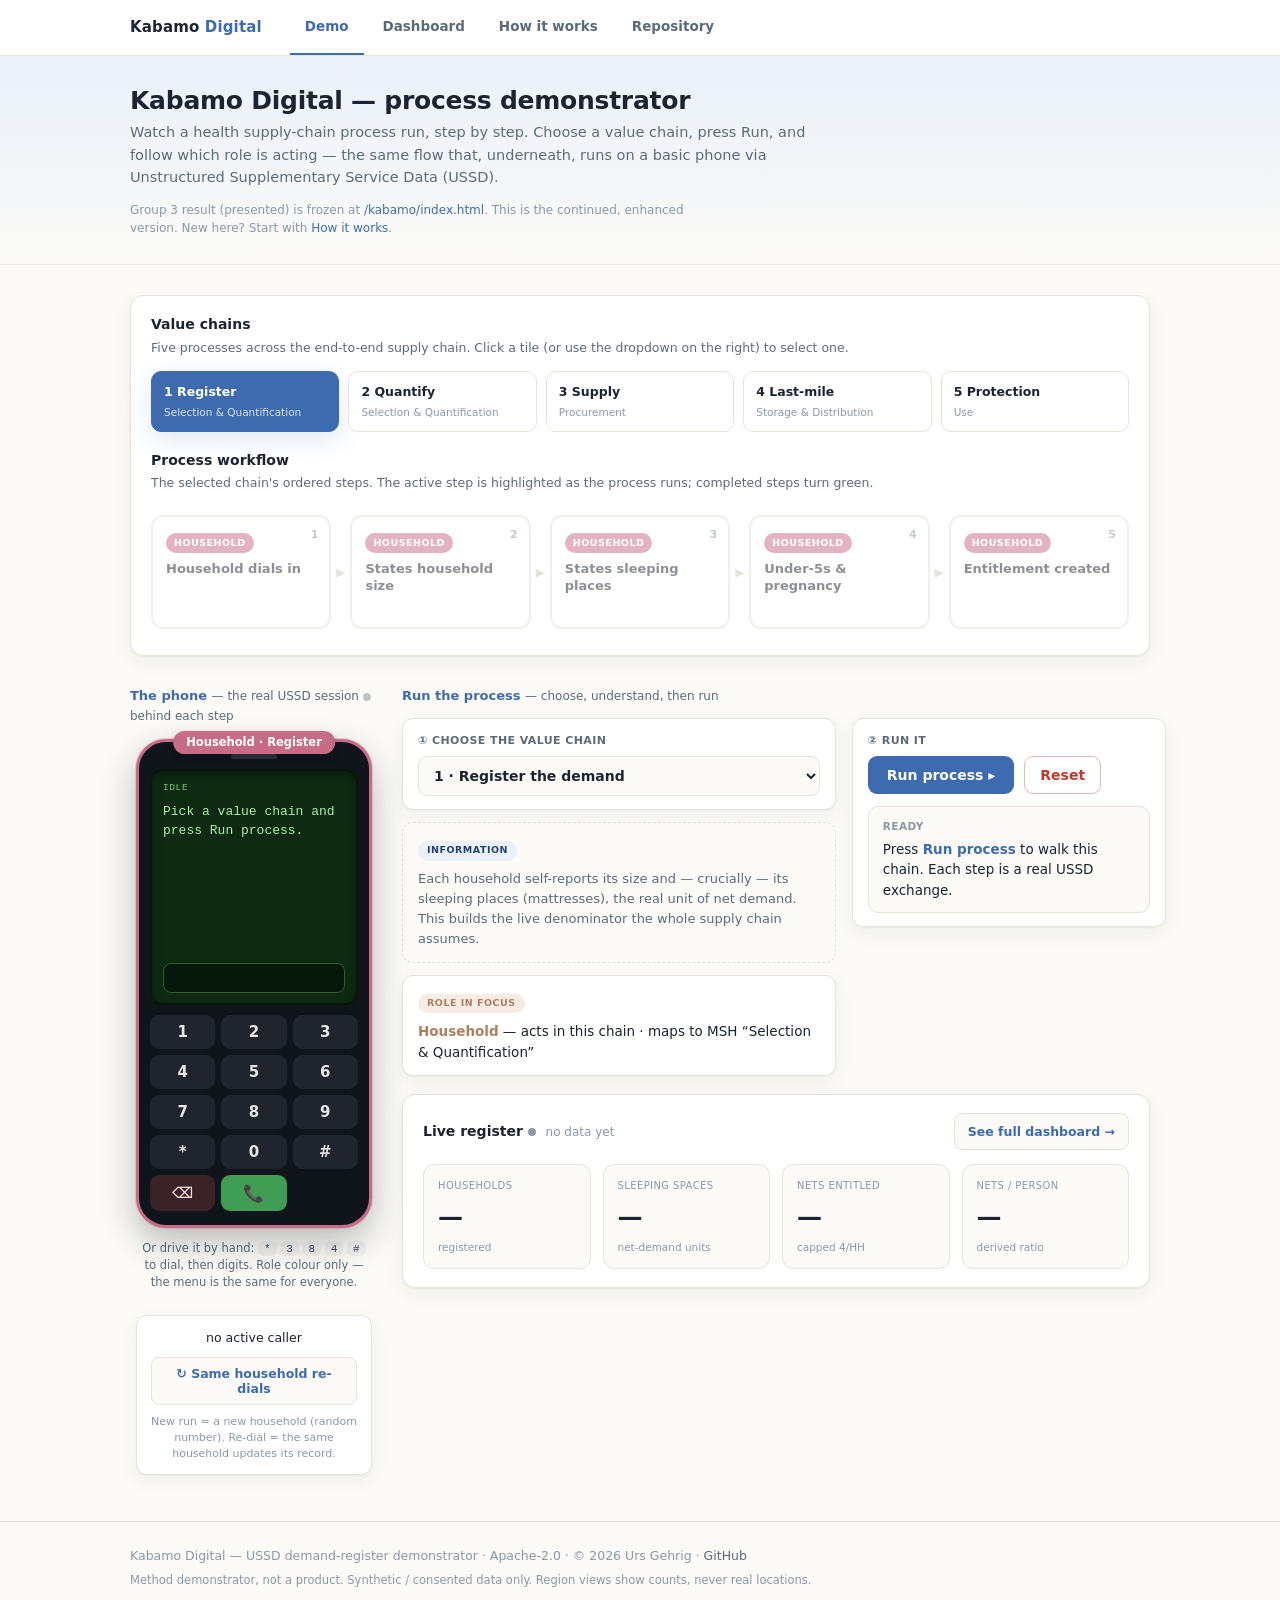
<file: index.html>
<!DOCTYPE html>
<!-- GENERATED by build_pages.py — do not hand-edit; edit _style.css / _script.js / the body in build_pages.py and rebuild. -->
<html lang="en">
<head>
<meta charset="UTF-8">
<meta name="viewport" content="width=device-width, initial-scale=1.0">
<title>Kabamo Digital — demo</title>
<style>
/* ============================================================
 * _style.css — Kabamo Digital v3 (lighter palette synthesis)
 * Source of truth for the site's styles. Edit this, then run
 * build_pages.py to regenerate the four HTML pages.
 *
 * Carries forward every v2 component (phone, flow-chart, region
 * map, caller box, KPI teaser, feed, pills) on a lighter ground.
 * Role accent colours are kept (they encode meaning in the
 * phone↔process coupling) but softened to sit on near-white.
 * ============================================================ */

:root{
  /* --- lighter base palette --- */
  --ink:#1B2430;            /* primary text — slightly cooler/darker for contrast on light */
  --mute:#5C6B7A;           /* secondary text */
  --faint:#8A98A6;          /* tertiary */
  --paper:#FBFAF7;          /* page ground — lifted from v2 #F4F1EC toward near-white */
  --paper-2:#F3F1EB;        /* recessed wells / tracks */
  --card:#FFFFFF;           /* cards */
  --line:#E7E3DA;           /* hairlines, a touch lighter than v2 */
  --line-2:#EFECE4;         /* even softer divider */

  /* --- accents (airier than v2) --- */
  --blue:#3E6BB0;           /* primary — lighter than v2 #345B91 */
  --blue-deep:#2F558C;      /* hover / pressed */
  --blue-wash:#EAF1FA;      /* tints, header band */
  --blue-ink:#234072;       /* text-on-wash */

  --teal:#2E8B81;           /* data accent (distribution, dots) */
  --tan:#B07E5E;            /* role-in-focus accent */
  --grn:#3F9E54;            /* ok / fresh */
  --yel:#C49A12;            /* partial / aging */
  --red:#C0392B;            /* problem / critical */

  --radius:13px;
  --radius-sm:9px;
  --shadow:0 1px 2px rgba(27,36,48,.04), 0 6px 20px rgba(27,36,48,.05);
  --shadow-lift:0 8px 26px rgba(62,107,176,.16);
  --mono:"Courier New",ui-monospace,Menlo,Consolas,monospace;
  --sans:system-ui,-apple-system,"Segoe UI",Roboto,Helvetica,Arial,sans-serif;
}

*{box-sizing:border-box;}
html{scroll-behavior:smooth;}
body{margin:0;font-family:var(--sans);color:var(--ink);background:var(--paper);
  padding:0 0 64px;line-height:1.55;-webkit-font-smoothing:antialiased;}
.wrap{max-width:1060px;margin:0 auto;padding:0 20px;}
a{color:var(--blue);text-decoration:none;}
a:hover{text-decoration:underline;}

/* ===== top nav (shared) ===== */
.topnav{background:var(--card);border-bottom:1px solid var(--line);position:sticky;top:0;z-index:30;}
.topnav .wrap{display:flex;align-items:center;gap:4px;padding:0 20px;}
.topnav .brand{color:var(--ink);font-weight:800;font-size:15px;letter-spacing:.01em;
  padding:15px 18px 15px 0;margin-right:6px;}
.topnav .brand .reg{color:var(--blue);font-weight:800;}
.topnav a{color:var(--mute);text-decoration:none;font-size:13.5px;font-weight:600;
  padding:16px 15px;border-bottom:2.5px solid transparent;transition:color .15s,border-color .15s;}
.topnav a:hover{color:var(--ink);}
.topnav a.active{color:var(--blue);border-bottom-color:var(--blue);}

/* ===== header band ===== */
header.page{background:linear-gradient(180deg,var(--blue-wash),var(--paper));
  border-bottom:1px solid var(--line-2);padding:30px 0 26px;}
header.page .wrap{display:flex;flex-direction:column;gap:6px;}
header.page h1{margin:0;font-size:25px;letter-spacing:-.01em;color:var(--ink);line-height:1.18;}
header.page p{margin:0;font-size:14.5px;color:var(--mute);max-width:74ch;}
header.page .frozen{font-size:12px;color:var(--faint);margin-top:6px;}

/* ===== sections / headings ===== */
section{margin-top:30px;}
h2{font-size:18px;color:var(--ink);margin:0 0 4px;letter-spacing:-.01em;}
h2 .sub{font-weight:400;color:var(--faint);font-size:13px;}
.lead{color:var(--mute);font-size:14px;max-width:80ch;margin:2px 0 0;}
.eyebrow{display:inline-block;font-size:10.5px;font-weight:700;letter-spacing:.12em;
  text-transform:uppercase;color:var(--blue);background:var(--blue-wash);
  border-radius:999px;padding:4px 11px;margin-bottom:10px;}

.dot{display:inline-block;width:8px;height:8px;border-radius:50%;background:#c4c4c4;
  margin-right:6px;vertical-align:middle;}
.dot.live{background:var(--grn);box-shadow:0 0 0 3px rgba(63,158,84,.16);}
.dot.off{background:var(--faint);}

code{background:var(--paper-2);padding:1.5px 6px;border-radius:5px;color:var(--blue-ink);
  font-family:var(--mono);font-size:.9em;}
pre{background:#0E2A12;border-radius:10px;padding:14px 16px;overflow-x:auto;
  font-family:var(--mono);font-size:12.5px;color:#cdeccd;line-height:1.5;}
pre code{background:none;color:inherit;padding:0;}

/* ===== process workflow frame ===== */
.workflow{border:1px solid var(--line);border-radius:var(--radius);background:var(--card);
  padding:18px 20px 20px;margin-top:14px;box-shadow:var(--shadow);}
.workflow .wftitle{font-size:14px;font-weight:700;color:var(--ink);margin:0 0 2px;}
.workflow .wfsub{font-size:12.5px;color:var(--mute);margin:0 0 14px;}

/* value-chain tiles (cycle strip) */
.cyclestrip{display:flex;gap:9px;flex-wrap:wrap;margin-bottom:6px;}
.cyclechip{flex:1;min-width:120px;background:var(--card);border:1.5px solid var(--line);
  border-radius:10px;padding:10px 12px;font-size:12px;color:var(--mute);text-align:left;
  cursor:pointer;transition:border-color .18s,box-shadow .18s,background .18s;}
.cyclechip:hover{border-color:var(--blue);box-shadow:0 2px 10px rgba(62,107,176,.12);}
.cyclechip .cn{font-weight:700;color:var(--ink);display:block;font-size:12.5px;}
.cyclechip .msh{font-size:10.5px;display:block;margin-top:3px;color:var(--faint);}
.cyclechip.on{background:var(--blue);border-color:var(--blue);box-shadow:var(--shadow-lift);}
.cyclechip.on .cn,.cyclechip.on{color:#fff;}
.cyclechip.on .msh{color:#d7e4f6;}

/* flow row (the ordered steps of the active chain) */
.flowrow{display:flex;align-items:stretch;gap:0;overflow-x:auto;padding:8px 0 6px;}
.fstep{flex:1;min-width:142px;background:var(--card);border:2px solid var(--line);
  border-radius:12px;padding:12px 13px 11px;position:relative;transition:all .25s;opacity:.5;}
.fstep.active{opacity:1;border-color:var(--blue);box-shadow:var(--shadow-lift);transform:translateY(-2px);}
.fstep.done{opacity:1;border-color:var(--grn);}
.fstep .fnum{position:absolute;top:9px;right:11px;font-size:11px;font-weight:700;color:var(--faint);}
.fstep .frole{display:inline-block;font-size:9.5px;font-weight:700;text-transform:uppercase;
  letter-spacing:.5px;color:#fff;padding:2.5px 8px;border-radius:999px;margin-bottom:8px;}
.fstep .fwhat{font-size:13px;font-weight:700;color:var(--ink);line-height:1.28;}
.fstep .fstatus{margin-top:8px;font-size:11px;color:var(--faint);min-height:14px;}
.fstep.active .fstatus{color:var(--blue);font-weight:700;}
.fstep.done .fstatus{color:var(--grn);font-weight:700;}
.farrow{display:flex;align-items:center;color:var(--line);font-size:18px;font-weight:700;
  padding:0 5px;flex:0 0 auto;}
.farrow.lit{color:var(--blue);}

/* ===== duo: phone (left) + run controls (right) ===== */
.duo{display:grid;grid-template-columns:auto 1fr;gap:24px;align-items:start;margin-top:12px;}
@media(max-width:900px){.duo{grid-template-columns:1fr;}}
.coltitle{font-size:13px;font-weight:700;color:var(--blue);margin:0 0 12px;}
.coltitle .sub{font-weight:400;color:var(--mute);font-size:12px;}

/* phone column */
.phonecol{display:flex;flex-direction:column;align-items:center;width:248px;}
.phone{width:236px;background:#10141B;border-radius:30px;padding:11px 11px 14px;position:relative;
  border:3px solid transparent;box-shadow:0 14px 34px rgba(16,20,27,.28);
  transition:border-color .25s,box-shadow .25s;}
.phone .tag{position:absolute;top:-11px;left:50%;transform:translateX(-50%);font-size:11.5px;
  font-weight:700;color:#fff;padding:3px 13px;border-radius:999px;white-space:nowrap;z-index:3;
  transition:background .2s;box-shadow:0 3px 8px rgba(0,0,0,.18);}
.notch{width:46px;height:5px;background:#2c313b;border-radius:6px;margin:1px auto 10px;}
.pscreen{background:#0E2A12;border-radius:13px;height:236px;padding:12px 13px;color:#A8F0A8;
  font-family:var(--mono);font-size:13px;line-height:1.5;display:flex;flex-direction:column;
  overflow:hidden;box-shadow:inset 0 0 0 2px #06180a,inset 0 4px 12px rgba(0,0,0,.4);}
.ptitle{font-size:9.5px;color:#6fcf6f;letter-spacing:.6px;margin-bottom:7px;text-transform:uppercase;}
.pbody{flex:1;white-space:pre-wrap;overflow-y:auto;}
.pdial{margin-top:8px;background:#06180a;border:1px solid #2e5e2e;border-radius:8px;min-height:30px;
  padding:6px 10px;font-family:var(--mono);font-size:14px;color:#dfffdf;letter-spacing:1px;word-break:break-all;}
.pad{display:grid;grid-template-columns:repeat(3,1fr);gap:6px;margin-top:10px;}
.pad button{background:#20242c;color:#e7e7e7;border:none;border-radius:9px;padding:8px 0;font-size:15px;
  font-weight:700;cursor:pointer;font-family:inherit;transition:background .12s;}
.pad button:hover{background:#2b303a;}
.pad .call{grid-column:2;background:var(--grn);color:#fff;font-size:17px;}
.pad .call:hover{background:#358a47;}
.pad .back{background:#3a2326;color:#ffd9d9;}
.byhand{margin-top:12px;font-size:11.5px;color:var(--mute);line-height:1.5;text-align:center;max-width:236px;}
.byhand code{font-size:11px;}

/* caller box */
.callerbox{margin-top:12px;width:236px;background:var(--card);border:1px solid var(--line);
  border-radius:11px;padding:12px 14px;text-align:center;box-shadow:var(--shadow);}
.callerline{font-size:12.5px;color:var(--ink);}
.callerline b{color:var(--teal);font-family:var(--mono);}
.redial{margin-top:10px;width:100%;background:var(--paper);border:1px solid var(--line);border-radius:8px;
  padding:8px 10px;font-family:inherit;font-size:12.5px;font-weight:700;color:var(--blue);cursor:pointer;
  transition:background .15s,border-color .15s;}
.redial:hover{background:var(--blue-wash);border-color:var(--blue);}
.callerhint{margin-top:9px;font-size:11px;color:var(--faint);line-height:1.45;}

/* run controls (right of phone) */
.actsplit{display:grid;grid-template-columns:58% 42%;gap:16px;align-items:start;}
@media(max-width:560px){.actsplit{grid-template-columns:1fr;}}
.left-acts{display:flex;flex-direction:column;gap:12px;}
.right-acts{display:flex;flex-direction:column;}
.actstep{background:var(--card);border:1px solid var(--line);border-radius:11px;padding:13px 15px;
  box-shadow:var(--shadow);}
.actstep label{font-size:11px;font-weight:700;color:var(--mute);text-transform:uppercase;
  letter-spacing:.4px;display:block;margin-bottom:7px;}
.actstep select{width:100%;padding:10px 11px;border:1.5px solid var(--line);border-radius:9px;
  font-family:inherit;font-size:14px;font-weight:700;color:var(--ink);background:var(--paper);cursor:pointer;}
.actstep select:focus{outline:2px solid var(--blue);outline-offset:1px;border-color:var(--blue);}

.zlabel{display:inline-block;font-size:9.5px;font-weight:700;text-transform:uppercase;letter-spacing:.5px;
  padding:2.5px 9px;border-radius:999px;margin-bottom:8px;}
.zlabel.info{background:var(--blue-wash);color:var(--blue-ink);}
.zlabel.role{background:#F6ECE4;color:var(--tan);}
.infoblock{background:var(--paper);border:1px dashed var(--line);border-radius:11px;padding:13px 15px;}
.infoblock .chainctx{color:var(--mute);font-size:13px;line-height:1.55;}
.roleblock{background:var(--card);border:1px solid var(--line);border-radius:11px;padding:13px 15px;
  box-shadow:var(--shadow);}
.roleblock .rolectx{font-size:13.5px;color:var(--ink);line-height:1.5;}
.roleblock .rolectx b{color:var(--tan);}

.runbtns{display:flex;gap:10px;align-items:center;flex-wrap:wrap;}
.runbtns button{background:var(--blue);color:#fff;border:none;border-radius:9px;padding:11px 19px;
  font-weight:700;cursor:pointer;font-family:inherit;font-size:14px;transition:background .15s;}
.runbtns button:hover{background:var(--blue-deep);}
.runbtns button:disabled{background:#c2ccd8;cursor:default;}
.runbtns button.ghost{background:none;color:var(--red);border:1px solid #e3b8b3;padding:10px 15px;}
.runbtns button.ghost:hover{background:#fbeeec;}
.narrate{margin-top:12px;background:var(--paper);border:1px solid var(--line);border-radius:10px;
  padding:12px 14px;min-height:52px;font-size:13.5px;line-height:1.5;}
.narrate .nstep{font-size:10.5px;font-weight:700;color:var(--faint);text-transform:uppercase;letter-spacing:.4px;}
.narrate .nact{margin-top:4px;color:var(--ink);}
.narrate .nact b{color:var(--blue);}

/* ===== compact KPI teaser (demo page) ===== */
.kpiteaser{margin-top:18px;background:var(--card);border:1px solid var(--line);border-radius:var(--radius);
  padding:18px 20px;box-shadow:var(--shadow);}
.kpihead{display:flex;align-items:center;justify-content:space-between;flex-wrap:wrap;gap:8px;margin-bottom:14px;}
.kpihead .kt{font-size:14px;font-weight:700;color:var(--ink);}
.kpihead .kt .sub{font-weight:400;color:var(--faint);font-size:12px;}
.kpilink{font-size:12.5px;font-weight:700;color:var(--blue);text-decoration:none;border:1px solid var(--line);
  border-radius:8px;padding:8px 13px;background:var(--paper);}
.kpilink:hover{background:var(--blue-wash);border-color:var(--blue);text-decoration:none;}
.kpirow{display:grid;grid-template-columns:repeat(4,1fr);gap:12px;}
@media(max-width:680px){.kpirow{grid-template-columns:repeat(2,1fr);}}
.kpi{background:var(--paper);border:1px solid var(--line);border-radius:11px;padding:13px 14px;}
.kpi .k{font-size:10px;color:var(--faint);text-transform:uppercase;letter-spacing:.4px;}
.kpi .v{font-size:25px;font-weight:800;color:var(--ink);margin-top:4px;letter-spacing:-.02em;}
.kpi .s{font-size:10.5px;color:var(--faint);margin-top:2px;}

/* ===== dashboard: stat cards ===== */
.cards{display:grid;grid-template-columns:repeat(auto-fit,minmax(160px,1fr));gap:14px;margin-top:14px;}
.stat{background:var(--card);border:1px solid var(--line);border-radius:var(--radius);padding:16px 18px;
  box-shadow:var(--shadow);}
.stat .k{font-size:10.5px;color:var(--faint);text-transform:uppercase;letter-spacing:.4px;}
.stat .v{font-size:30px;font-weight:800;margin-top:5px;color:var(--ink);letter-spacing:-.02em;}
.stat .s{font-size:11.5px;color:var(--mute);margin-top:3px;}
.status-line{font-size:12px;color:var(--faint);font-weight:400;}

/* ===== region coverage (the scatter-dot district map) ===== */
.regiongrid{display:grid;grid-template-columns:repeat(3,1fr);gap:14px;margin-top:8px;}
@media(max-width:760px){.regiongrid{grid-template-columns:repeat(2,1fr);}}
@media(max-width:460px){.regiongrid{grid-template-columns:1fr;}}
.region{background:var(--card);border:1px solid var(--line);border-radius:12px;padding:13px 14px;
  box-shadow:var(--shadow);}
.region.low{border-color:#e6cd93;}
.region.critical{border-color:#e0aaa3;}
.rgtop{display:flex;align-items:center;justify-content:space-between;margin-bottom:9px;}
.rgname{font-weight:700;font-size:13.5px;color:var(--ink);}
.rgpct{font-weight:800;font-size:13px;}
.rgpct.ok{color:var(--grn);}.rgpct.low{color:#b1850e;}.rgpct.critical{color:var(--red);}
.rgbox{width:100%;aspect-ratio:1.35/1;display:block;border-radius:8px;}
.rgrect{fill:#F5F8F7;stroke:var(--line);stroke-width:1;}
.region.ok .rgrect{fill:#EEF7EF;}.region.low .rgrect{fill:#FBF5E6;}.region.critical .rgrect{fill:#FBEEEC;}
.hhdot{fill:var(--teal);opacity:.55;}
.region.critical .hhdot{fill:var(--red);}.region.low .hhdot{fill:#b1850e;}
.rgmeta{font-size:11px;color:var(--mute);margin-top:8px;}
.nudge{margin-top:10px;width:100%;background:var(--blue);color:#fff;border:none;border-radius:8px;
  padding:8px 10px;font-family:inherit;font-size:12px;font-weight:700;cursor:pointer;transition:background .15s;}
.nudge:hover{background:var(--blue-deep);}
.region.critical .nudge{background:var(--red);}
.region.critical .nudge:hover{background:#a32f23;}
.rgok{margin-top:10px;font-size:12px;font-weight:700;color:var(--grn);text-align:center;}
.rgcaption{font-size:11.5px;color:var(--faint);font-style:italic;margin-top:12px;}
.reminderlog{display:none;margin-top:14px;background:var(--paper);border:1px solid var(--line);
  border-radius:10px;padding:12px 15px;font-size:12.5px;color:var(--ink);line-height:1.55;}
.reminderlog .muted{color:var(--faint);}

/* ===== two-panel row (distribution / freshness) ===== */
.row2{display:grid;grid-template-columns:1fr 1fr;gap:18px;margin-top:16px;}
@media(max-width:720px){.row2{grid-template-columns:1fr;}}
.panel{background:var(--card);border:1px solid var(--line);border-radius:var(--radius);padding:18px 20px;
  box-shadow:var(--shadow);}
.panel h3{margin:0 0 14px;font-size:14px;color:var(--ink);}
.panel h3.mt{margin-top:20px;}

/* sleeping-space distribution bars */
.bar{display:flex;align-items:center;gap:9px;margin:7px 0;font-size:12.5px;}
.bar .lab{width:82px;color:var(--mute);}
.bar .track{flex:1;background:var(--paper-2);border-radius:6px;height:18px;overflow:hidden;}
.bar .fill{height:100%;background:var(--teal);border-radius:6px;transition:width .4s;}
.bar .n{width:34px;text-align:right;color:var(--ink);font-weight:700;}
.suppressed{color:var(--faint);font-style:italic;}

/* freshness split bar */
.freshbar{display:flex;height:22px;border-radius:7px;overflow:hidden;border:1px solid var(--line);margin-top:6px;}
.freshbar .f{background:var(--grn);}.freshbar .d{background:var(--yel);}
.freshlabel{font-size:12px;color:var(--mute);margin-top:8px;}

/* chain readiness pills */
.chain{display:flex;align-items:center;gap:10px;margin:9px 0;font-size:13px;}
.chain .name{flex:1;}
.pill{display:inline-block;min-width:30px;text-align:center;padding:2.5px 8px;border-radius:999px;
  font-size:11px;font-weight:700;color:#fff;}
.pill.ok{background:var(--grn);}.pill.partial{background:var(--yel);}.pill.problem{background:var(--red);}
.pill.zero{background:#d8d3c8;color:#6b675e;}

/* recent activity feed */
.rafeed{display:flex;align-items:center;gap:9px;padding:8px 0;border-bottom:1px solid var(--line-2);font-size:12.5px;}
.rafeed:last-child{border-bottom:none;}
.rahh{font-family:var(--mono);font-weight:700;color:var(--ink);min-width:74px;}
.rameta{flex:1;color:var(--mute);}
.rafeed .new{font-size:10px;font-weight:700;color:#fff;background:var(--grn);padding:2px 8px;border-radius:999px;}
.rafeed .upd{font-size:10px;font-weight:700;color:#fff;background:var(--tan);padding:2px 8px;border-radius:999px;}

.note{font-size:12px;color:var(--mute);margin-top:10px;line-height:1.55;}
.note b{color:var(--ink);}

/* seed banner */
.seedbanner{display:none;background:#FBF3DD;border:1px solid #E8D08A;border-radius:10px;
  padding:11px 15px;font-size:12.5px;color:#7a5d00;margin-bottom:16px;}

/* ===== content pages (manual / repo) ===== */
.prose{max-width:820px;}
.prose h2{font-size:20px;color:var(--ink);margin:30px 0 8px;}
.prose h3{font-size:15px;color:var(--ink);margin:20px 0 6px;}
.prose p{font-size:14.5px;color:var(--ink);line-height:1.65;margin:0 0 11px;}
.prose .muted{color:var(--mute);font-size:13px;}
.prose ul{margin:0 0 13px;padding-left:20px;}
.prose li{font-size:14px;color:var(--ink);line-height:1.6;margin-bottom:6px;}
.prose li b{color:var(--ink);}
.callout{background:var(--blue-wash);border-left:3px solid var(--blue);border-radius:0 9px 9px 0;
  padding:13px 16px;margin:14px 0;font-size:13.5px;color:var(--ink);line-height:1.55;}
.callout.warn{background:#FBF5E6;border-left-color:var(--yel);}
.filetable{width:100%;border-collapse:collapse;font-size:13px;margin:6px 0 14px;}
.filetable th,.filetable td{text-align:left;padding:9px 11px;border-bottom:1px solid var(--line-2);vertical-align:top;}
.filetable th{color:var(--mute);font-weight:700;font-size:11px;text-transform:uppercase;letter-spacing:.4px;}
.filetable td code{font-size:12px;}
.btnrow{display:flex;gap:10px;flex-wrap:wrap;margin:8px 0 4px;}
.btn{display:inline-block;background:var(--blue);color:#fff;border-radius:9px;padding:10px 16px;
  font-weight:700;font-size:13.5px;border:none;cursor:pointer;}
.btn:hover{background:var(--blue-deep);text-decoration:none;}
.btn.ghost{background:var(--card);color:var(--blue);border:1px solid var(--line);}
.btn.ghost:hover{background:var(--blue-wash);border-color:var(--blue);}

/* ===== footer ===== */
.foot{border-top:1px solid var(--line);margin-top:46px;padding:24px 0 10px;color:var(--faint);font-size:12.5px;}
.foot .wrap{display:flex;flex-direction:column;gap:6px;}
.foot a{color:var(--mute);}
.foot .small{font-size:11.5px;}

/* reduced motion */
@media(prefers-reduced-motion:reduce){
  *{transition:none!important;scroll-behavior:auto!important;}
  .fstep.active{transform:none;}
}

</style>
</head>
<body>
<nav class="topnav"><div class="wrap"><span class="brand">Kabamo <span class="reg">Digital</span></span><a href="index.html" class="active">Demo</a><a href="dashboard.html">Dashboard</a><a href="manual.html">How it works</a><a href="repo.html">Repository</a></div></nav>

<header class="page"><div class="wrap">
  <h1>Kabamo Digital — process demonstrator</h1>
  <p>Watch a health supply-chain process run, step by step. Choose a value chain, press Run, and follow which role is acting — the same flow that, underneath, runs on a basic phone via Unstructured Supplementary Service Data (USSD).</p>
  <p class="frozen">Group 3 result (presented) is frozen at <a href="../index.html">/kabamo/index.html</a>. This is the continued, enhanced version. New here? Start with <a href="manual.html">How it works</a>.</p>
</div></header>

<div class="wrap">

  <!-- value chains + process workflow -->
  <section>
    <div class="workflow">
      <p class="wftitle">Value chains</p>
      <p class="wfsub">Five processes across the end-to-end supply chain. Click a tile (or use the dropdown on the right) to select one.</p>
      <div class="cyclestrip" id="cycleStrip"></div>
      <p class="wftitle" style="margin-top:18px;">Process workflow</p>
      <p class="wfsub">The selected chain's ordered steps. The active step is highlighted as the process runs; completed steps turn green.</p>
      <div class="flowrow" id="flowRow"></div>
    </div>
  </section>

  <!-- duo: phone (left) + run controls (right) -->
  <section>
    <div class="duo">
      <div class="phonecol">
        <p class="coltitle">The phone <span class="sub">— the real USSD session <span class="dot" id="simDot"></span><span id="simTxt">behind each step</span></span></p>
        <div class="phone" id="simPhone">
          <div class="tag" id="simTag"></div>
          <div class="notch"></div>
          <div class="pscreen">
            <div class="ptitle" id="simScrTitle">Idle</div>
            <div class="pbody" id="simScrBody">Press Run process to start.</div>
            <div class="pdial" id="simDial"></div>
          </div>
          <div class="pad">
            <button onclick="KABAMO.simPress('1')">1</button><button onclick="KABAMO.simPress('2')">2</button><button onclick="KABAMO.simPress('3')">3</button>
            <button onclick="KABAMO.simPress('4')">4</button><button onclick="KABAMO.simPress('5')">5</button><button onclick="KABAMO.simPress('6')">6</button>
            <button onclick="KABAMO.simPress('7')">7</button><button onclick="KABAMO.simPress('8')">8</button><button onclick="KABAMO.simPress('9')">9</button>
            <button onclick="KABAMO.simPress('*')">*</button><button onclick="KABAMO.simPress('0')">0</button><button onclick="KABAMO.simPress('#')">#</button>
            <button class="back" onclick="KABAMO.simBack()" title="delete">&#9003;</button>
            <button class="call" onclick="KABAMO.simSend()" title="send">&#128222;</button>
          </div>
        </div>
        <p class="byhand">Or drive it by hand: <code>*</code> <code>3</code> <code>8</code> <code>4</code> <code>#</code> to dial, then digits. Role colour only — the menu is the same for everyone.</p>
        <div class="callerbox">
          <div class="callerline" id="callerLabel">no active caller</div>
          <button class="redial" onclick="KABAMO.redialSameHousehold()">&#8635; Same household re-dials</button>
          <div class="callerhint">New run = a new household (random number). Re-dial = the same household updates its record.</div>
        </div>
      </div>

      <div class="actcol">
        <p class="coltitle">Run the process <span class="sub">— choose, understand, then run</span></p>
        <div class="actsplit">
          <div class="left-acts">
            <div class="actstep">
              <label>&#9312; Choose the value chain</label>
              <select id="chainSel"></select>
            </div>
            <div class="infoblock">
              <span class="zlabel info">Information</span>
              <div class="chainctx" id="chainCtx"></div>
            </div>
            <div class="roleblock">
              <span class="zlabel role">Role in focus</span>
              <div class="rolectx" id="whoLine">&mdash;</div>
            </div>
          </div>
          <div class="right-acts">
            <div class="actstep">
              <label>&#9313; Run it</label>
              <div class="runbtns">
                <button id="runBtn" onclick="KABAMO.runnerNext()">Run process &#9656;</button>
                <button class="ghost" onclick="KABAMO.fullReset()">Reset</button>
              </div>
              <div class="narrate" id="runBox">
                <div class="nstep" id="rStep">Ready</div>
                <div class="nact" id="rAct">Pick a chain and press Run.</div>
              </div>
            </div>
          </div>
        </div>

        <!-- Live register sits under the two control columns, filling the space -->
        <div class="kpiteaser">
          <div class="kpihead">
            <span class="kt">Live register <span class="sub"><span class="dot" id="kpiDot"></span> <span id="kpiUpdated">checking…</span></span></span>
            <a class="kpilink" href="dashboard.html">See full dashboard &#8594;</a>
          </div>
          <div class="kpirow">
            <div class="kpi"><div class="k">Households</div><div class="v" id="k_hh">—</div><div class="s">registered</div></div>
            <div class="kpi"><div class="k">Sleeping spaces</div><div class="v" id="k_spaces">—</div><div class="s">net-demand units</div></div>
            <div class="kpi"><div class="k">Nets entitled</div><div class="v" id="k_nets">—</div><div class="s">capped 4/HH</div></div>
            <div class="kpi"><div class="k">Nets / person</div><div class="v" id="k_npp">—</div><div class="s">derived ratio</div></div>
          </div>
        </div>
      </div>
    </div>
  </section>

</div>

<div class="foot"><div class="wrap"><div>Kabamo Digital — USSD demand-register demonstrator · Apache-2.0 · © 2026 Urs Gehrig · <a href="https://github.com/ursgehrig/kabamo-digital">GitHub</a></div><div class="small">Method demonstrator, not a product. Synthetic / consented data only. Region views show counts, never real locations.</div></div></div>
<script>
/* ============================================================
 * _script.js — Kabamo Digital v3
 * Page-aware (element-existence guards) so one script serves all pages.
 *
 * Carries forward the v2 "coupled machine": choosing a value chain sets the
 * phone's role colour; Run dials *384# on the real phone widget; each step
 * sends ONE keypress to the live ussd.php AND lights the flow-chart AND
 * narrates it. Same household re-dials => the record updates.
 *
 * Dashboard rendering matches dashboard.php's JSON exactly:
 *   register{}, freshness{fresh,due}, spaces_distribution[], chains{},
 *   regions[]{name,coverage,reported,expected,spaces,status}, seeded(int),
 *   activity{recent[]{hh,spaces,round,at}}, generated_at, k_anon.
 * ============================================================ */
(function(){
"use strict";
const $ = id => document.getElementById(id);
function fmt(n){ return (n==null) ? "—" : Number(n).toLocaleString(); }

/* ================= ROLES (drive the phone↔process colour coupling) ===== */
const SIM_ROLES = {
  household: {name:"Household",   short:"Register",   color:"#C76B86"},  // warm (softened)
  monitor:   {name:"Monitor",     short:"Protect",    color:"#9A5497"},  // warm
  store:     {name:"Storekeeper", short:"Supply",     color:"#3E6BB0"},  // cool (matches --blue)
  lastmile:  {name:"Last-mile",   short:"Distribute", color:"#2E8B81"},  // cool (matches --teal)
  allocator: {name:"Allocator",   short:"Quantify",   color:"#6E5F5C"},  // neutral
};

/* ================= LIVE PHONE WIDGET ================= */
let simRoleKey="household";
let simSession="web-"+Math.random().toString(36).slice(2,9);
let simText="";       // accumulated AT keypresses joined by '*'
let simBuf="";        // dial string being typed at level 0
let simOpen=false;    // is a USSD session open?
let simPhoneNum=null, simLastPhoneNum=null, simReuseCaller=false;

function newTzNumber(){ let n="+2557"; for(let i=0;i<8;i++) n+=Math.floor(Math.random()*10); return n; }
function maskNum(n){ return !n ? "—" : n.slice(0,5)+" "+n[5]+"•• ••• •"+n.slice(-3); }
function setCallerLabel(){
  const el=$('callerLabel'); if(!el) return;
  el.innerHTML = simPhoneNum ? "this caller: <b>"+maskNum(simPhoneNum)+"</b>" : "no active caller";
}
function simChrome(){
  const r=SIM_ROLES[simRoleKey], tag=$('simTag'); if(!tag) return;
  tag.textContent=r.name+" · "+r.short; tag.style.background=r.color;
  const ph=$('simPhone'); ph.style.borderColor=r.color;
  ph.style.boxShadow="0 0 0 1px "+r.color+"44, 0 14px 34px rgba(16,20,27,.28)";
}
function simScreen(t,b){ const a=$('simScrTitle'),c=$('simScrBody'); if(a)a.textContent=t; if(c)c.textContent=b; }
function simShowDial(){ const d=$('simDial'); if(d) d.textContent = simOpen ? simText.replaceAll('*',' · ') : simBuf; }

function simPress(ch){
  if(!simOpen){ simBuf+=ch; simShowDial(); if(ch==='#') simSend(); return; }
  simText = simText==="" ? ch : (simText+"*"+ch);
  simShowDial(); simSend();
}
function simBack(){ if(!simOpen){ simBuf=simBuf.slice(0,-1); simShowDial(); } }

async function simSend(){
  if(!simOpen){
    if(simBuf.trim()!=="*384#"){
      simScreen("Dial to start","Dial *384# to open the menu.\nPress * 3 8 4 #");
      simBuf=""; simShowDial(); return;
    }
    simOpen=true; simText=""; simBuf="";
    simSession="web-"+Math.random().toString(36).slice(2,9);
  }
  await simPost();
}
async function simPost(){
  const dot=$('simDot'), txt=$('simTxt');
  if(dot)dot.className='dot'; if(txt)txt.textContent='sending…';
  try{
    const res=await fetch('ussd.php',{
      method:'POST',
      headers:{'Content-Type':'application/x-www-form-urlencoded'},
      body:new URLSearchParams({sessionId:simSession,serviceCode:'*384#',
        phoneNumber:simPhoneNum||'+255700000000',text:simText})
    });
    const raw=(await res.text()).trim();
    if(dot)dot.className='dot live'; if(txt)txt.textContent='live · ussd.php responded';
    if(raw.startsWith('CON ')){ simScreen("USSD · *384#",raw.slice(4)); }
    else if(raw.startsWith('END ')){
      simScreen("Session ended",raw.slice(4)+"\n\n— END —");
      simOpen=false; simText=""; setTimeout(load,600);
    } else { simScreen("Unexpected reply",raw.slice(0,180)||"(empty)"); simOpen=false; simText=""; }
    simShowDial();
  }catch(e){
    if(dot)dot.className='dot off'; if(txt)txt.textContent='endpoint unreachable';
    simScreen("Can't reach the server","ussd.php did not respond.\nDeploy it at this path and retry.");
    simOpen=false;
  }
}
function simReset(){
  if(simOpen && simSession){
    try{ navigator.sendBeacon && navigator.sendBeacon('ussd.php',
      new URLSearchParams({sessionId:simSession,phoneNumber:(simPhoneNum||'+255700000000'),text:'',abandon:'1'})); }
    catch(e){}
  }
  simOpen=false; simText=""; simBuf="";
  simSession="web-"+Math.random().toString(36).slice(2,9);
  simScreen("Idle","Pick a value chain and press Run process.");
  simShowDial();
}
function fullReset(){ runActive=false; runIdx=0; simReuseCaller=false; simReset(); runnerPick(); }

function redialSameHousehold(){
  const reuse=simPhoneNum||simLastPhoneNum;
  if(!reuse){ const a=$('rAct'); if(a)a.innerHTML="Run at least one household first, then a re-dial can update it."; return; }
  simPhoneNum=reuse; simReuseCaller=true; runActive=false; runIdx=0;
  setCallerLabel();
  const s=$('rStep'),a=$('rAct'),b=$('runBtn');
  if(s)s.textContent="Same household re-dials";
  if(a)a.innerHTML="Caller <b>"+maskNum(simPhoneNum)+"</b> already exists. Press <b>Run process</b> — this <b>updates</b> the record (e.g. a pregnancy now reported) instead of creating a new one.";
  if(b){b.disabled=false; b.textContent="Run process ▸";}
  renderFlow(null,null);
}

/* ================= GUIDED RUNNER (five value chains) ================= */
const CHAINS = {
  register:{ name:"1 · Register the demand", role:"household", msh:"Selection & Quantification",
    ctx:"Each household self-reports its size and — crucially — its sleeping places (mattresses), the real unit of net demand. This builds the live denominator the whole supply chain assumes.",
    flow:[{role:"household",what:"Household dials in"},{role:"household",what:"States household size"},
          {role:"household",what:"States sleeping places"},{role:"household",what:"Under-5s & pregnancy"},
          {role:"household",what:"Entitlement created"}],
    steps:[{key:"1",say:"Dial in and choose <b>Register</b> (1). The server opens the register chain."},
           {key:"6",say:"Household size: <b>6 people</b>."},
           {key:"4",say:"<b>4 sleeping places</b> — the net-demand unit, not headcount."},
           {key:"2",say:"<b>2 children under 5</b> (a priority group)."},
           {key:"1",say:"No pregnancy. The server <b>writes the household</b>, derives a capped entitlement, and ends the session.",last:true}] },
  quantify:{ name:"2 · Quantify & allocate", role:"allocator", msh:"Selection & Quantification",
    ctx:"Turn the register into capped net entitlements. The allocator confirms the entitlement reconciles against the household record before vouchers are issued.",
    flow:[{role:"allocator",what:"Open allocation"},{role:"allocator",what:"Reconcile vs register"}],
    steps:[{key:"2",say:"Choose <b>Quantify & allocate</b> (2)."},
           {key:"1",say:"Entitlement reconciles against the register — report <b>OK</b>. Saved.",last:true}] },
  supply:{ name:"3 · Supply to CHC", role:"store", msh:"Procurement",
    ctx:"Upstream logistics: funding, procurement, central store, transport, CHC store. The storekeeper confirms nets have arrived and are stored securely.",
    flow:[{role:"store",what:"Open supply report"},{role:"store",what:"Confirm received & stored"}],
    steps:[{key:"3",say:"Choose <b>Supply to CHC</b> (3)."},
           {key:"1",say:"Nets received and stored securely — report <b>OK</b>. Saved.",last:true}] },
  lastmile:{ name:"4 · Last-mile & resistance", role:"lastmile", msh:"Storage & Distribution",
    ctx:"The final stretch plus getting the resistance-critical CFP nets to the Belessa district. Confirms the right nets reached the resistant zone.",
    flow:[{role:"lastmile",what:"Open last-mile report"},{role:"lastmile",what:"CFP reached Belessa"}],
    steps:[{key:"4",say:"Choose <b>Last-mile & resistance</b> (4)."},
           {key:"1",say:"CFP nets reached Belessa — report <b>OK</b>. Saved.",last:true}] },
  protect:{ name:"5 · Protection & monitoring", role:"monitor", msh:"Use",
    ctx:"Delivered vs. protected. The monitor confirms nets are actually slept under — and this re-survey feeds back into Chain 1, closing the loop.",
    flow:[{role:"monitor",what:"Open monitoring"},{role:"monitor",what:"Confirm net used"}],
    steps:[{key:"5",say:"Choose <b>Protection & monitoring</b> (5)."},
           {key:"1",say:"Slept under net last night — report <b>OK</b>. Saved. In the full system this also refreshes the register.",last:true}] },
};
const ORDER=['register','quantify','supply','lastmile','protect'];
const SHORT={register:'1 Register',quantify:'2 Quantify',supply:'3 Supply',lastmile:'4 Last-mile',protect:'5 Protection'};
let runKey="register", runIdx=0, runActive=false;

function renderFlow(activeIdx, doneUpTo){
  const cyc=$('cycleStrip'); if(!cyc) return;
  cyc.innerHTML = ORDER.map(k=>{
    const on = k===runKey ? ' on' : '';
    return `<div class="cyclechip${on}" onclick="KABAMO.selectChain('${k}')" title="Select this value chain">`+
           `<span class="cn">${SHORT[k]}</span><span class="msh">${CHAINS[k].msh}</span></div>`;
  }).join('');
  const fr=$('flowRow'); if(!fr) return;
  const c=CHAINS[runKey]; let html='';
  c.flow.forEach((f,i)=>{
    let cls='fstep';
    if(typeof activeIdx==='number' && i===activeIdx) cls+=' active';
    else if(typeof doneUpTo==='number' && i<=doneUpTo) cls+=' done';
    const col=SIM_ROLES[f.role].color;
    const status=(typeof activeIdx==='number'&&i===activeIdx)?'running…'
               :(typeof doneUpTo==='number'&&i<=doneUpTo)?'✓ done':'';
    html+=`<div class="${cls}"><span class="fnum">${i+1}</span>`+
          `<span class="frole" style="background:${col}">${SIM_ROLES[f.role].name}</span>`+
          `<div class="fwhat">${f.what}</div><div class="fstatus">${status}</div></div>`;
    if(i<c.flow.length-1){
      const lit=(typeof doneUpTo==='number'&&i<=doneUpTo)?' lit':'';
      html+=`<div class="farrow${lit}">▸</div>`;
    }
  });
  fr.innerHTML=html;
}

function runnerPick(){
  const sel=$('chainSel'); if(!sel) return;
  runKey=sel.value; runIdx=0; runActive=false;
  const c=CHAINS[runKey];
  setHTML('chainCtx',c.ctx);
  setHTML('whoLine',"<b>"+SIM_ROLES[c.role].name+"</b> — acts in this chain · maps to MSH “"+c.msh+"”");
  setTxt('rStep',"Ready");
  setHTML('rAct',"Press <b>Run process</b> to walk this chain. Each step is a real USSD exchange.");
  const b=$('runBtn'); if(b){b.textContent="Run process ▸"; b.disabled=false;}
  simRoleKey=c.role; simChrome();
  renderFlow(null,null);
}
function selectChain(k){ const sel=$('chainSel'); if(!sel) return; sel.value=k; runnerPick(); }

async function runnerNext(){
  const c=CHAINS[runKey], btn=$('runBtn'); if(!btn) return;
  if(!runActive){
    runActive=true; runIdx=0;
    if(!simReuseCaller){ if(simPhoneNum) simLastPhoneNum=simPhoneNum; simPhoneNum=newTzNumber(); }
    simReuseCaller=false; setCallerLabel();
    simReset(); simBuf="*384#"; await simSend();
    setTxt('rStep',c.name+"  ·  session open");
    setHTML('rAct',"Dialled *384# — server returned the chain menu. Press <b>Next step</b>.");
    btn.textContent="Next step ▸"; renderFlow(0,null); return;
  }
  if(runIdx<c.steps.length){
    const st=c.steps[runIdx];
    btn.disabled=true; simPress(st.key);
    setTxt('rStep',c.name+"  ·  step "+(runIdx+1)+" of "+c.steps.length);
    setHTML('rAct',st.say);
    renderFlow(runIdx,runIdx-1); runIdx++;
    setTimeout(()=>{ btn.disabled=false; },700);
    if(st.last){
      btn.textContent="Done";
      setTimeout(()=>{
        setTxt('rStep',c.name+"  ·  complete");
        setHTML('rAct',"✅ Process complete — written to the live database. The register below has updated.");
        btn.disabled=true; renderFlow(null,c.flow.length-1); runActive=false;
      },800);
    }
  }
}

/* ================= DASHBOARD (+ KPI teaser) ================= */
async function load(){
  const onDash = $('regionGrid')||$('statCards')||$('k_hh');
  if(!onDash) return;
  try{
    const res=await fetch('dashboard.php',{cache:'no-store'});
    const d=await res.json();
    if(!d.ok) throw new Error(d.error||'no data');
    render(d);
    live('liveDot','liveTxt','live · updated '+new Date(d.generated_at).toLocaleString());
    live('kpiDot','kpiUpdated','live · '+new Date(d.generated_at).toLocaleTimeString());
  }catch(e){
    off('liveDot','liveTxt','no data yet — run the USSD flow, or start the server');
    off('kpiDot','kpiUpdated','no data yet');
  }
}
function live(dotId,txtId,msg){ const d=$(dotId),t=$(txtId); if(d)d.className='dot live'; if(t)t.textContent=msg; }
function off(dotId,txtId,msg){ const d=$(dotId),t=$(txtId); if(d)d.className='dot off'; if(t)t.textContent=msg; }
function setTxt(id,v){ const e=$(id); if(e) e.textContent=v; }
function setHTML(id,v){ const e=$(id); if(e) e.innerHTML=v; }

function render(d){
  const r=d.register||{};
  setTxt('s_hh',fmt(r.households));        setTxt('k_hh',fmt(r.households));
  setTxt('s_spaces',fmt(r.sleeping_spaces));setTxt('k_spaces',fmt(r.sleeping_spaces));
  setTxt('s_nets',fmt(r.nets_entitled));   setTxt('k_nets',fmt(r.nets_entitled));
  setTxt('s_npp',r.nets_per_person??'—');  setTxt('k_npp',r.nets_per_person??'—');
  setTxt('kanon',d.k_anon);

  // sleeping-space distribution
  const dist=d.spaces_distribution||[], maxN=Math.max(1,...dist.map(x=>x.count||0)), dc=$('distChart');
  if(dc){
    dc.innerHTML = !dist.length ? '<p class="note">No registrations yet.</p>'
      : dist.map(x=>{
          if(x.count==null) return `<div class="bar"><div class="lab">${x.spaces} spaces</div><div class="track"></div><div class="n suppressed">&lt;k</div></div>`;
          const w=Math.round((x.count/maxN)*100);
          return `<div class="bar"><div class="lab">${x.spaces} spaces</div><div class="track"><div class="fill" style="width:${w}%"></div></div><div class="n">${x.count}</div></div>`;
        }).join('');
  }

  // freshness {fresh, due}
  const f=d.freshness||{fresh:0,due:0}, tot=Math.max(1,(f.fresh||0)+(f.due||0)), fb=$('freshBar');
  if(fb) fb.innerHTML=`<div class="f" style="width:${Math.round((f.fresh||0)/tot*100)}%"></div><div class="d" style="width:${Math.round((f.due||0)/tot*100)}%"></div>`;
  setTxt('freshLabel',`${f.fresh||0} fresh · ${f.due||0} due for re-survey (>180 days)`);

  // chain readiness pills
  const chains=d.chains||{}, names={register:'Register the demand',quantify:'Quantify & allocate',supply:'Supply to CHC',lastmile:'Last-mile & resistance',protect:'Protection & monitoring'}, cl=$('chainList');
  if(cl){
    const present=ORDER.filter(k=>chains[k]);
    cl.innerHTML = !present.length ? '<p class="note">No reports yet.</p>'
      : present.map(k=>{ const c=chains[k], pill=(cls,v)=>`<span class="pill ${v>0?cls:'zero'}">${v}</span>`;
          return `<div class="chain"><span class="name">${names[k]||k}</span>${pill('ok',c.ok)}${pill('partial',c.partial)}${pill('problem',c.problem)}</div>`; }).join('');
  }

  // recent activity (d.activity.recent[])
  const ra=$('recentFeed');
  if(ra){
    const rec=(d.activity&&d.activity.recent)||[];
    ra.innerHTML = !rec.length ? '<p class="note">No registrations yet.</p>'
      : rec.map(x=>{ const ago=timeAgo(x.at), upd=x.round>1?`<span class="upd">updated · round ${x.round}</span>`:`<span class="new">new</span>`, sp=(x.spaces==null)?'':`${x.spaces} sleeping spaces · `;
          return `<div class="rafeed"><span class="rahh">${x.hh}</span><span class="rameta">${sp}${ago}</span>${upd}</div>`; }).join('');
  }

  // seed banner (d.seeded is a COUNT)
  const sb=$('seedBanner');
  if(sb){ sb.style.display=(d.seeded>0)?'block':'none';
    if(d.seeded>0) sb.textContent="Sample data: "+d.seeded+" synthetic households are pre-loaded for demonstration. They are clearly flagged and never mixed with real registrations."; }

  // region coverage scatter-dot map (d.regions[])
  const reg=d.regions||[], rg=$('regionGrid');
  if(rg){
    rg.innerHTML = !reg.length ? '<p class="note">No district data.</p>'
      : reg.map(x=>{
          const pct=Math.round((x.coverage||0)*100), dotN=Math.min(40,x.reported||0);
          let dots=''; for(let i=0;i<dotN;i++){ const px=10+Math.random()*115, py=12+Math.random()*76; dots+=`<circle cx="${px}" cy="${py}" r="2.2" class="hhdot"/>`; }
          const cls=x.status, needsNudge=x.status!=='ok';
          return `<div class="region ${cls}"><div class="rgtop"><span class="rgname">${x.name}</span><span class="rgpct ${cls}">${pct}%</span></div>`+
                 `<svg class="rgbox ${cls}" viewBox="0 0 135 100" preserveAspectRatio="xMidYMid meet"><rect x="1" y="1" width="133" height="98" rx="4" class="rgrect"/>${dots}</svg>`+
                 `<div class="rgmeta">${x.reported}/${x.expected} households · ${x.spaces} spaces</div>`+
                 (needsNudge?`<button class="nudge" onclick="KABAMO.sendReminder('${(x.name||'').replace(/'/g,'')}',${pct})">↗ Send SMS reminder</button>`:`<div class="rgok">✓ on track</div>`)+
                 `</div>`;
        }).join('');
  }
}
function sendReminder(name,pct){
  const box=$('reminderLog'); if(!box) return;
  const t=new Date().toLocaleTimeString();
  box.style.display='block';
  box.innerHTML=`<b>Reminder queued (simulated)</b> · ${t}<br>District <b>${name}</b> at ${pct}% coverage — an SMS prompt to dial *384# would be sent to households not yet registered for Chain 1. <span class="muted">No message is actually sent in this demo; live sending requires the aggregator, consent and a data custodian.</span>`+box.innerHTML;
}
function timeAgo(iso){
  if(!iso) return '';
  const t=new Date(iso.replace(' ','T')+'Z').getTime(), s=Math.max(0,Math.floor((Date.now()-t)/1000));
  if(s<60) return s+'s ago';
  if(s<3600) return Math.floor(s/60)+'m ago';
  if(s<86400) return Math.floor(s/3600)+'h ago';
  return Math.floor(s/86400)+'d ago';
}

/* ================= nav active state ================= */
function markNav(){
  const here=(location.pathname.split('/').pop()||'index.html');
  document.querySelectorAll('.topnav a').forEach(a=>{
    const href=a.getAttribute('href');
    if(href===here||(here===''&&href==='index.html')) a.classList.add('active');
  });
}

/* ================= boot ================= */
// expose the handful of functions referenced by inline onclick=""
window.KABAMO = { selectChain, sendReminder, runnerNext, fullReset, redialSameHousehold,
                  simPress, simBack, simSend };

document.addEventListener('DOMContentLoaded',function(){
  markNav();
  // wire the chain dropdown + initialise the coupled machine (demo page only)
  const sel=$('chainSel');
  if(sel){
    sel.innerHTML=ORDER.map(k=>`<option value="${k}">${CHAINS[k].name}</option>`).join('');
    sel.addEventListener('change',runnerPick);
    if($('simPhone')){ simChrome(); simReset(); setCallerLabel(); }
    runnerPick();
  }
  load();
  setInterval(load,15000);
});
})();

</script>
</body>
</html>
</file>
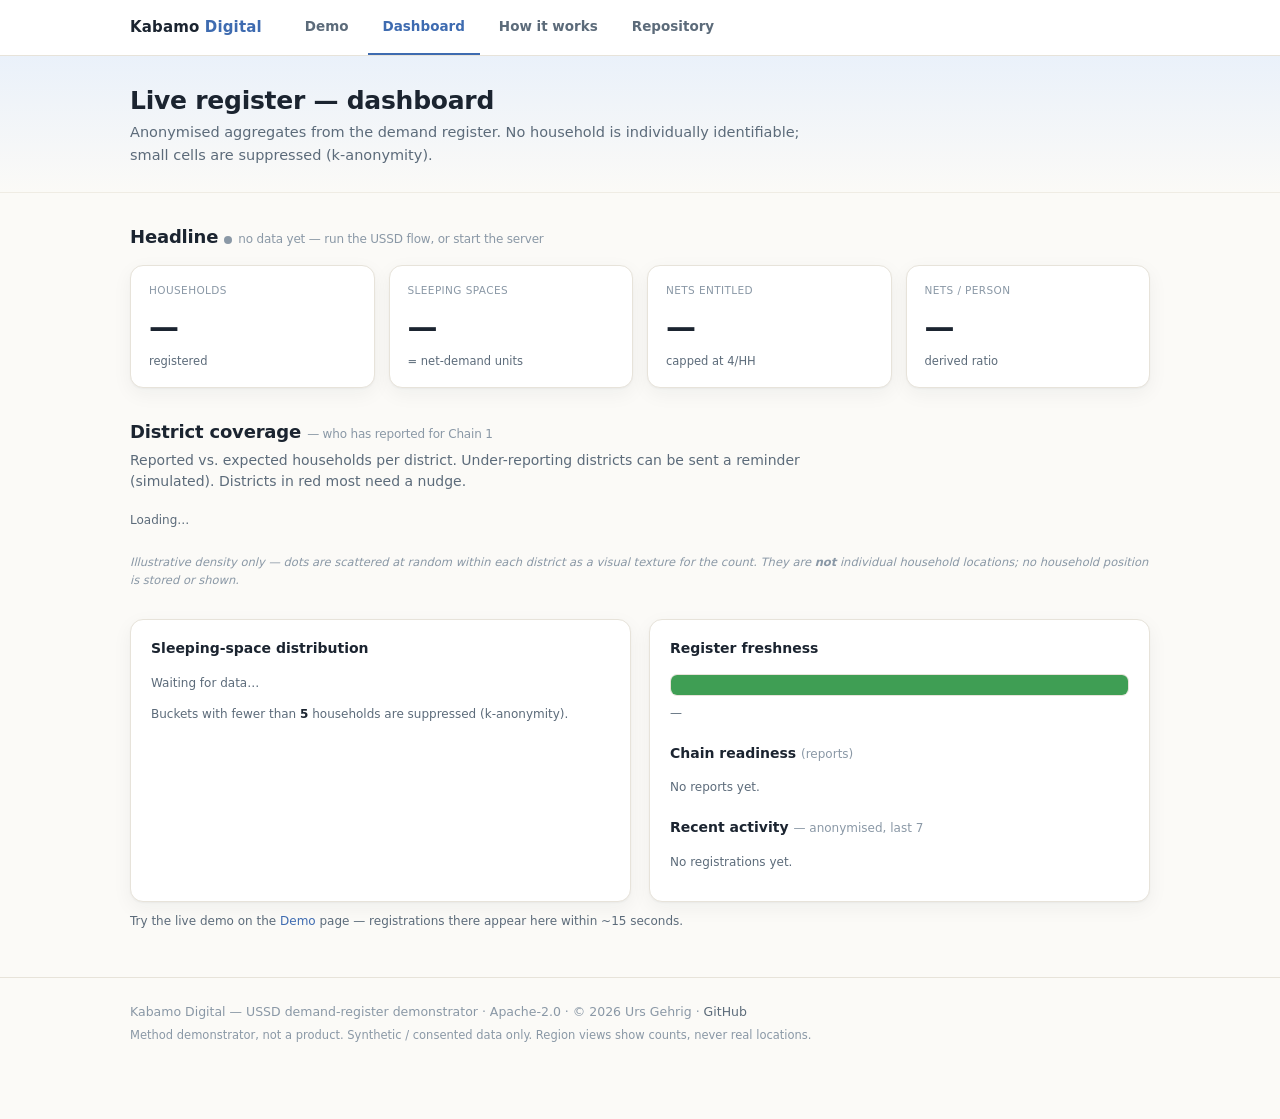
<file: dashboard.html>
<!DOCTYPE html>
<!-- GENERATED by build_pages.py — do not hand-edit; edit _style.css / _script.js / the body in build_pages.py and rebuild. -->
<html lang="en">
<head>
<meta charset="UTF-8">
<meta name="viewport" content="width=device-width, initial-scale=1.0">
<title>Kabamo Digital — dashboard</title>
<style>
/* ============================================================
 * _style.css — Kabamo Digital v3 (lighter palette synthesis)
 * Source of truth for the site's styles. Edit this, then run
 * build_pages.py to regenerate the four HTML pages.
 *
 * Carries forward every v2 component (phone, flow-chart, region
 * map, caller box, KPI teaser, feed, pills) on a lighter ground.
 * Role accent colours are kept (they encode meaning in the
 * phone↔process coupling) but softened to sit on near-white.
 * ============================================================ */

:root{
  /* --- lighter base palette --- */
  --ink:#1B2430;            /* primary text — slightly cooler/darker for contrast on light */
  --mute:#5C6B7A;           /* secondary text */
  --faint:#8A98A6;          /* tertiary */
  --paper:#FBFAF7;          /* page ground — lifted from v2 #F4F1EC toward near-white */
  --paper-2:#F3F1EB;        /* recessed wells / tracks */
  --card:#FFFFFF;           /* cards */
  --line:#E7E3DA;           /* hairlines, a touch lighter than v2 */
  --line-2:#EFECE4;         /* even softer divider */

  /* --- accents (airier than v2) --- */
  --blue:#3E6BB0;           /* primary — lighter than v2 #345B91 */
  --blue-deep:#2F558C;      /* hover / pressed */
  --blue-wash:#EAF1FA;      /* tints, header band */
  --blue-ink:#234072;       /* text-on-wash */

  --teal:#2E8B81;           /* data accent (distribution, dots) */
  --tan:#B07E5E;            /* role-in-focus accent */
  --grn:#3F9E54;            /* ok / fresh */
  --yel:#C49A12;            /* partial / aging */
  --red:#C0392B;            /* problem / critical */

  --radius:13px;
  --radius-sm:9px;
  --shadow:0 1px 2px rgba(27,36,48,.04), 0 6px 20px rgba(27,36,48,.05);
  --shadow-lift:0 8px 26px rgba(62,107,176,.16);
  --mono:"Courier New",ui-monospace,Menlo,Consolas,monospace;
  --sans:system-ui,-apple-system,"Segoe UI",Roboto,Helvetica,Arial,sans-serif;
}

*{box-sizing:border-box;}
html{scroll-behavior:smooth;}
body{margin:0;font-family:var(--sans);color:var(--ink);background:var(--paper);
  padding:0 0 64px;line-height:1.55;-webkit-font-smoothing:antialiased;}
.wrap{max-width:1060px;margin:0 auto;padding:0 20px;}
a{color:var(--blue);text-decoration:none;}
a:hover{text-decoration:underline;}

/* ===== top nav (shared) ===== */
.topnav{background:var(--card);border-bottom:1px solid var(--line);position:sticky;top:0;z-index:30;}
.topnav .wrap{display:flex;align-items:center;gap:4px;padding:0 20px;}
.topnav .brand{color:var(--ink);font-weight:800;font-size:15px;letter-spacing:.01em;
  padding:15px 18px 15px 0;margin-right:6px;}
.topnav .brand .reg{color:var(--blue);font-weight:800;}
.topnav a{color:var(--mute);text-decoration:none;font-size:13.5px;font-weight:600;
  padding:16px 15px;border-bottom:2.5px solid transparent;transition:color .15s,border-color .15s;}
.topnav a:hover{color:var(--ink);}
.topnav a.active{color:var(--blue);border-bottom-color:var(--blue);}

/* ===== header band ===== */
header.page{background:linear-gradient(180deg,var(--blue-wash),var(--paper));
  border-bottom:1px solid var(--line-2);padding:30px 0 26px;}
header.page .wrap{display:flex;flex-direction:column;gap:6px;}
header.page h1{margin:0;font-size:25px;letter-spacing:-.01em;color:var(--ink);line-height:1.18;}
header.page p{margin:0;font-size:14.5px;color:var(--mute);max-width:74ch;}
header.page .frozen{font-size:12px;color:var(--faint);margin-top:6px;}

/* ===== sections / headings ===== */
section{margin-top:30px;}
h2{font-size:18px;color:var(--ink);margin:0 0 4px;letter-spacing:-.01em;}
h2 .sub{font-weight:400;color:var(--faint);font-size:13px;}
.lead{color:var(--mute);font-size:14px;max-width:80ch;margin:2px 0 0;}
.eyebrow{display:inline-block;font-size:10.5px;font-weight:700;letter-spacing:.12em;
  text-transform:uppercase;color:var(--blue);background:var(--blue-wash);
  border-radius:999px;padding:4px 11px;margin-bottom:10px;}

.dot{display:inline-block;width:8px;height:8px;border-radius:50%;background:#c4c4c4;
  margin-right:6px;vertical-align:middle;}
.dot.live{background:var(--grn);box-shadow:0 0 0 3px rgba(63,158,84,.16);}
.dot.off{background:var(--faint);}

code{background:var(--paper-2);padding:1.5px 6px;border-radius:5px;color:var(--blue-ink);
  font-family:var(--mono);font-size:.9em;}
pre{background:#0E2A12;border-radius:10px;padding:14px 16px;overflow-x:auto;
  font-family:var(--mono);font-size:12.5px;color:#cdeccd;line-height:1.5;}
pre code{background:none;color:inherit;padding:0;}

/* ===== process workflow frame ===== */
.workflow{border:1px solid var(--line);border-radius:var(--radius);background:var(--card);
  padding:18px 20px 20px;margin-top:14px;box-shadow:var(--shadow);}
.workflow .wftitle{font-size:14px;font-weight:700;color:var(--ink);margin:0 0 2px;}
.workflow .wfsub{font-size:12.5px;color:var(--mute);margin:0 0 14px;}

/* value-chain tiles (cycle strip) */
.cyclestrip{display:flex;gap:9px;flex-wrap:wrap;margin-bottom:6px;}
.cyclechip{flex:1;min-width:120px;background:var(--card);border:1.5px solid var(--line);
  border-radius:10px;padding:10px 12px;font-size:12px;color:var(--mute);text-align:left;
  cursor:pointer;transition:border-color .18s,box-shadow .18s,background .18s;}
.cyclechip:hover{border-color:var(--blue);box-shadow:0 2px 10px rgba(62,107,176,.12);}
.cyclechip .cn{font-weight:700;color:var(--ink);display:block;font-size:12.5px;}
.cyclechip .msh{font-size:10.5px;display:block;margin-top:3px;color:var(--faint);}
.cyclechip.on{background:var(--blue);border-color:var(--blue);box-shadow:var(--shadow-lift);}
.cyclechip.on .cn,.cyclechip.on{color:#fff;}
.cyclechip.on .msh{color:#d7e4f6;}

/* flow row (the ordered steps of the active chain) */
.flowrow{display:flex;align-items:stretch;gap:0;overflow-x:auto;padding:8px 0 6px;}
.fstep{flex:1;min-width:142px;background:var(--card);border:2px solid var(--line);
  border-radius:12px;padding:12px 13px 11px;position:relative;transition:all .25s;opacity:.5;}
.fstep.active{opacity:1;border-color:var(--blue);box-shadow:var(--shadow-lift);transform:translateY(-2px);}
.fstep.done{opacity:1;border-color:var(--grn);}
.fstep .fnum{position:absolute;top:9px;right:11px;font-size:11px;font-weight:700;color:var(--faint);}
.fstep .frole{display:inline-block;font-size:9.5px;font-weight:700;text-transform:uppercase;
  letter-spacing:.5px;color:#fff;padding:2.5px 8px;border-radius:999px;margin-bottom:8px;}
.fstep .fwhat{font-size:13px;font-weight:700;color:var(--ink);line-height:1.28;}
.fstep .fstatus{margin-top:8px;font-size:11px;color:var(--faint);min-height:14px;}
.fstep.active .fstatus{color:var(--blue);font-weight:700;}
.fstep.done .fstatus{color:var(--grn);font-weight:700;}
.farrow{display:flex;align-items:center;color:var(--line);font-size:18px;font-weight:700;
  padding:0 5px;flex:0 0 auto;}
.farrow.lit{color:var(--blue);}

/* ===== duo: phone (left) + run controls (right) ===== */
.duo{display:grid;grid-template-columns:auto 1fr;gap:24px;align-items:stretch;margin-top:12px;}
@media(max-width:900px){.duo{grid-template-columns:1fr;}}
.coltitle{font-size:13px;font-weight:700;color:var(--blue);margin:0 0 12px;}
.coltitle .sub{font-weight:400;color:var(--mute);font-size:12px;}

/* phone column */
.phonecol{display:flex;flex-direction:column;align-items:center;width:248px;}
.phone{width:236px;background:#10141B;border-radius:30px;padding:11px 11px 14px;position:relative;
  border:3px solid transparent;box-shadow:0 14px 34px rgba(16,20,27,.28);
  transition:border-color .25s,box-shadow .25s;}
.phone .tag{position:absolute;top:-11px;left:50%;transform:translateX(-50%);font-size:11.5px;
  font-weight:700;color:#fff;padding:3px 13px;border-radius:999px;white-space:nowrap;z-index:3;
  transition:background .2s;box-shadow:0 3px 8px rgba(0,0,0,.18);}
.notch{width:46px;height:5px;background:#2c313b;border-radius:6px;margin:1px auto 10px;}
.pscreen{background:#0E2A12;border-radius:13px;min-height:188px;padding:12px 13px;color:#A8F0A8;
  font-family:var(--mono);font-size:13px;line-height:1.5;display:flex;flex-direction:column;
  box-shadow:inset 0 0 0 2px #06180a,inset 0 4px 12px rgba(0,0,0,.4);}
.ptitle{font-size:9.5px;color:#6fcf6f;letter-spacing:.6px;margin-bottom:7px;text-transform:uppercase;}
.pbody{flex:1;white-space:pre-wrap;}
.pdial{margin-top:8px;background:#06180a;border:1px solid #2e5e2e;border-radius:8px;min-height:30px;
  padding:6px 10px;font-family:var(--mono);font-size:14px;color:#dfffdf;letter-spacing:1px;word-break:break-all;}
.pad{display:grid;grid-template-columns:repeat(3,1fr);gap:6px;margin-top:10px;}
.pad button{background:#20242c;color:#e7e7e7;border:none;border-radius:9px;padding:8px 0;font-size:15px;
  font-weight:700;cursor:pointer;font-family:inherit;transition:background .12s;}
.pad button:hover{background:#2b303a;}
.pad .call{grid-column:2;background:var(--grn);color:#fff;font-size:17px;}
.pad .call:hover{background:#358a47;}
.pad .back{background:#3a2326;color:#ffd9d9;}
.byhand{margin-top:12px;font-size:11.5px;color:var(--mute);line-height:1.5;text-align:center;max-width:236px;}
.byhand code{font-size:11px;}

/* caller box */
.callerbox{margin-top:12px;width:236px;background:var(--card);border:1px solid var(--line);
  border-radius:11px;padding:12px 14px;text-align:center;box-shadow:var(--shadow);}
.callerline{font-size:12.5px;color:var(--ink);}
.callerline b{color:var(--teal);font-family:var(--mono);}
.redial{margin-top:10px;width:100%;background:var(--paper);border:1px solid var(--line);border-radius:8px;
  padding:8px 10px;font-family:inherit;font-size:12.5px;font-weight:700;color:var(--blue);cursor:pointer;
  transition:background .15s,border-color .15s;}
.redial:hover{background:var(--blue-wash);border-color:var(--blue);}
.callerhint{margin-top:9px;font-size:11px;color:var(--faint);line-height:1.45;}

/* run controls (right of phone) */
.actsplit{display:grid;grid-template-columns:58% 42%;gap:16px;align-items:stretch;height:100%;}
@media(max-width:560px){.actsplit{grid-template-columns:1fr;}}
.left-acts{display:flex;flex-direction:column;gap:12px;}
.right-acts{display:flex;flex-direction:column;}
.actstep{background:var(--card);border:1px solid var(--line);border-radius:11px;padding:13px 15px;
  box-shadow:var(--shadow);}
.right-acts .actstep{height:100%;}
.actstep label{font-size:11px;font-weight:700;color:var(--mute);text-transform:uppercase;
  letter-spacing:.4px;display:block;margin-bottom:7px;}
.actstep select{width:100%;padding:10px 11px;border:1.5px solid var(--line);border-radius:9px;
  font-family:inherit;font-size:14px;font-weight:700;color:var(--ink);background:var(--paper);cursor:pointer;}
.actstep select:focus{outline:2px solid var(--blue);outline-offset:1px;border-color:var(--blue);}

.zlabel{display:inline-block;font-size:9.5px;font-weight:700;text-transform:uppercase;letter-spacing:.5px;
  padding:2.5px 9px;border-radius:999px;margin-bottom:8px;}
.zlabel.info{background:var(--blue-wash);color:var(--blue-ink);}
.zlabel.role{background:#F6ECE4;color:var(--tan);}
.infoblock{background:var(--paper);border:1px dashed var(--line);border-radius:11px;padding:13px 15px;}
.infoblock .chainctx{color:var(--mute);font-size:13px;line-height:1.55;}
.roleblock{background:var(--card);border:1px solid var(--line);border-radius:11px;padding:13px 15px;
  box-shadow:var(--shadow);}
.roleblock .rolectx{font-size:13.5px;color:var(--ink);line-height:1.5;}
.roleblock .rolectx b{color:var(--tan);}

.runbtns{display:flex;gap:10px;align-items:center;flex-wrap:wrap;}
.runbtns button{background:var(--blue);color:#fff;border:none;border-radius:9px;padding:11px 19px;
  font-weight:700;cursor:pointer;font-family:inherit;font-size:14px;transition:background .15s;}
.runbtns button:hover{background:var(--blue-deep);}
.runbtns button:disabled{background:#c2ccd8;cursor:default;}
.runbtns button.ghost{background:none;color:var(--red);border:1px solid #e3b8b3;padding:10px 15px;}
.runbtns button.ghost:hover{background:#fbeeec;}
.narrate{margin-top:12px;background:var(--paper);border:1px solid var(--line);border-radius:10px;
  padding:12px 14px;min-height:52px;font-size:13.5px;line-height:1.5;}
.narrate .nstep{font-size:10.5px;font-weight:700;color:var(--faint);text-transform:uppercase;letter-spacing:.4px;}
.narrate .nact{margin-top:4px;color:var(--ink);}
.narrate .nact b{color:var(--blue);}

/* ===== compact KPI teaser (demo page) ===== */
.kpiteaser{margin-top:18px;background:var(--card);border:1px solid var(--line);border-radius:var(--radius);
  padding:18px 20px;box-shadow:var(--shadow);}
.kpihead{display:flex;align-items:center;justify-content:space-between;flex-wrap:wrap;gap:8px;margin-bottom:14px;}
.kpihead .kt{font-size:14px;font-weight:700;color:var(--ink);}
.kpihead .kt .sub{font-weight:400;color:var(--faint);font-size:12px;}
.kpilink{font-size:12.5px;font-weight:700;color:var(--blue);text-decoration:none;border:1px solid var(--line);
  border-radius:8px;padding:8px 13px;background:var(--paper);}
.kpilink:hover{background:var(--blue-wash);border-color:var(--blue);text-decoration:none;}
.kpirow{display:grid;grid-template-columns:repeat(4,1fr);gap:12px;}
@media(max-width:680px){.kpirow{grid-template-columns:repeat(2,1fr);}}
.kpi{background:var(--paper);border:1px solid var(--line);border-radius:11px;padding:13px 14px;}
.kpi .k{font-size:10px;color:var(--faint);text-transform:uppercase;letter-spacing:.4px;}
.kpi .v{font-size:25px;font-weight:800;color:var(--ink);margin-top:4px;letter-spacing:-.02em;}
.kpi .s{font-size:10.5px;color:var(--faint);margin-top:2px;}

/* ===== dashboard: stat cards ===== */
.cards{display:grid;grid-template-columns:repeat(auto-fit,minmax(160px,1fr));gap:14px;margin-top:14px;}
.stat{background:var(--card);border:1px solid var(--line);border-radius:var(--radius);padding:16px 18px;
  box-shadow:var(--shadow);}
.stat .k{font-size:10.5px;color:var(--faint);text-transform:uppercase;letter-spacing:.4px;}
.stat .v{font-size:30px;font-weight:800;margin-top:5px;color:var(--ink);letter-spacing:-.02em;}
.stat .s{font-size:11.5px;color:var(--mute);margin-top:3px;}
.status-line{font-size:12px;color:var(--faint);font-weight:400;}

/* ===== region coverage (the scatter-dot district map) ===== */
.regiongrid{display:grid;grid-template-columns:repeat(3,1fr);gap:14px;margin-top:8px;}
@media(max-width:760px){.regiongrid{grid-template-columns:repeat(2,1fr);}}
@media(max-width:460px){.regiongrid{grid-template-columns:1fr;}}
.region{background:var(--card);border:1px solid var(--line);border-radius:12px;padding:13px 14px;
  box-shadow:var(--shadow);}
.region.low{border-color:#e6cd93;}
.region.critical{border-color:#e0aaa3;}
.rgtop{display:flex;align-items:center;justify-content:space-between;margin-bottom:9px;}
.rgname{font-weight:700;font-size:13.5px;color:var(--ink);}
.rgpct{font-weight:800;font-size:13px;}
.rgpct.ok{color:var(--grn);}.rgpct.low{color:#b1850e;}.rgpct.critical{color:var(--red);}
.rgbox{width:100%;aspect-ratio:1.35/1;display:block;border-radius:8px;}
.rgrect{fill:#F5F8F7;stroke:var(--line);stroke-width:1;}
.region.ok .rgrect{fill:#EEF7EF;}.region.low .rgrect{fill:#FBF5E6;}.region.critical .rgrect{fill:#FBEEEC;}
.hhdot{fill:var(--teal);opacity:.55;}
.region.critical .hhdot{fill:var(--red);}.region.low .hhdot{fill:#b1850e;}
.rgmeta{font-size:11px;color:var(--mute);margin-top:8px;}
.nudge{margin-top:10px;width:100%;background:var(--blue);color:#fff;border:none;border-radius:8px;
  padding:8px 10px;font-family:inherit;font-size:12px;font-weight:700;cursor:pointer;transition:background .15s;}
.nudge:hover{background:var(--blue-deep);}
.region.critical .nudge{background:var(--red);}
.region.critical .nudge:hover{background:#a32f23;}
.rgok{margin-top:10px;font-size:12px;font-weight:700;color:var(--grn);text-align:center;}
.rgcaption{font-size:11.5px;color:var(--faint);font-style:italic;margin-top:12px;}
.reminderlog{display:none;margin-top:14px;background:var(--paper);border:1px solid var(--line);
  border-radius:10px;padding:12px 15px;font-size:12.5px;color:var(--ink);line-height:1.55;}
.reminderlog .muted{color:var(--faint);}

/* ===== two-panel row (distribution / freshness) ===== */
.row2{display:grid;grid-template-columns:1fr 1fr;gap:18px;margin-top:16px;}
@media(max-width:720px){.row2{grid-template-columns:1fr;}}
.panel{background:var(--card);border:1px solid var(--line);border-radius:var(--radius);padding:18px 20px;
  box-shadow:var(--shadow);}
.panel h3{margin:0 0 14px;font-size:14px;color:var(--ink);}
.panel h3.mt{margin-top:20px;}

/* sleeping-space distribution bars */
.bar{display:flex;align-items:center;gap:9px;margin:7px 0;font-size:12.5px;}
.bar .lab{width:82px;color:var(--mute);}
.bar .track{flex:1;background:var(--paper-2);border-radius:6px;height:18px;overflow:hidden;}
.bar .fill{height:100%;background:var(--teal);border-radius:6px;transition:width .4s;}
.bar .n{width:34px;text-align:right;color:var(--ink);font-weight:700;}
.suppressed{color:var(--faint);font-style:italic;}

/* freshness split bar */
.freshbar{display:flex;height:22px;border-radius:7px;overflow:hidden;border:1px solid var(--line);margin-top:6px;}
.freshbar .f{background:var(--grn);}.freshbar .d{background:var(--yel);}
.freshlabel{font-size:12px;color:var(--mute);margin-top:8px;}

/* chain readiness pills */
.chain{display:flex;align-items:center;gap:10px;margin:9px 0;font-size:13px;}
.chain .name{flex:1;}
.pill{display:inline-block;min-width:30px;text-align:center;padding:2.5px 8px;border-radius:999px;
  font-size:11px;font-weight:700;color:#fff;}
.pill.ok{background:var(--grn);}.pill.partial{background:var(--yel);}.pill.problem{background:var(--red);}
.pill.zero{background:#d8d3c8;color:#6b675e;}

/* recent activity feed */
.rafeed{display:flex;align-items:center;gap:9px;padding:8px 0;border-bottom:1px solid var(--line-2);font-size:12.5px;}
.rafeed:last-child{border-bottom:none;}
.rahh{font-family:var(--mono);font-weight:700;color:var(--ink);min-width:74px;}
.rameta{flex:1;color:var(--mute);}
.rafeed .new{font-size:10px;font-weight:700;color:#fff;background:var(--grn);padding:2px 8px;border-radius:999px;}
.rafeed .upd{font-size:10px;font-weight:700;color:#fff;background:var(--tan);padding:2px 8px;border-radius:999px;}

.note{font-size:12px;color:var(--mute);margin-top:10px;line-height:1.55;}
.note b{color:var(--ink);}

/* seed banner */
.seedbanner{display:none;background:#FBF3DD;border:1px solid #E8D08A;border-radius:10px;
  padding:11px 15px;font-size:12.5px;color:#7a5d00;margin-bottom:16px;}

/* ===== content pages (manual / repo) ===== */
.prose{max-width:820px;}
.prose h2{font-size:20px;color:var(--ink);margin:30px 0 8px;}
.prose h3{font-size:15px;color:var(--ink);margin:20px 0 6px;}
.prose p{font-size:14.5px;color:var(--ink);line-height:1.65;margin:0 0 11px;}
.prose .muted{color:var(--mute);font-size:13px;}
.prose ul{margin:0 0 13px;padding-left:20px;}
.prose li{font-size:14px;color:var(--ink);line-height:1.6;margin-bottom:6px;}
.prose li b{color:var(--ink);}
.callout{background:var(--blue-wash);border-left:3px solid var(--blue);border-radius:0 9px 9px 0;
  padding:13px 16px;margin:14px 0;font-size:13.5px;color:var(--ink);line-height:1.55;}
.callout.warn{background:#FBF5E6;border-left-color:var(--yel);}
.filetable{width:100%;border-collapse:collapse;font-size:13px;margin:6px 0 14px;}
.filetable th,.filetable td{text-align:left;padding:9px 11px;border-bottom:1px solid var(--line-2);vertical-align:top;}
.filetable th{color:var(--mute);font-weight:700;font-size:11px;text-transform:uppercase;letter-spacing:.4px;}
.filetable td code{font-size:12px;}
.btnrow{display:flex;gap:10px;flex-wrap:wrap;margin:8px 0 4px;}
.btn{display:inline-block;background:var(--blue);color:#fff;border-radius:9px;padding:10px 16px;
  font-weight:700;font-size:13.5px;border:none;cursor:pointer;}
.btn:hover{background:var(--blue-deep);text-decoration:none;}
.btn.ghost{background:var(--card);color:var(--blue);border:1px solid var(--line);}
.btn.ghost:hover{background:var(--blue-wash);border-color:var(--blue);}

/* ===== footer ===== */
.foot{border-top:1px solid var(--line);margin-top:46px;padding:24px 0 10px;color:var(--faint);font-size:12.5px;}
.foot .wrap{display:flex;flex-direction:column;gap:6px;}
.foot a{color:var(--mute);}
.foot .small{font-size:11.5px;}

/* reduced motion */
@media(prefers-reduced-motion:reduce){
  *{transition:none!important;scroll-behavior:auto!important;}
  .fstep.active{transform:none;}
}

</style>
</head>
<body>
<nav class="topnav"><div class="wrap"><span class="brand">Kabamo <span class="reg">Digital</span></span><a href="index.html">Demo</a><a href="dashboard.html" class="active">Dashboard</a><a href="manual.html">How it works</a><a href="repo.html">Repository</a></div></nav>

<header class="page"><div class="wrap">
  <h1>Live register — dashboard</h1>
  <p>Anonymised aggregates from the demand register. No household is individually identifiable; small cells are suppressed (k-anonymity).</p>
</div></header>

<div class="wrap">
  <section>
    <div class="seedbanner" id="seedBanner"></div>
    <h2>Headline <span class="status-line"><span class="dot" id="liveDot"></span><span id="liveTxt">checking…</span></span></h2>
    <div class="cards" id="statCards">
      <div class="stat"><div class="k">Households</div><div class="v" id="s_hh">—</div><div class="s">registered</div></div>
      <div class="stat"><div class="k">Sleeping spaces</div><div class="v" id="s_spaces">—</div><div class="s">= net-demand units</div></div>
      <div class="stat"><div class="k">Nets entitled</div><div class="v" id="s_nets">—</div><div class="s">capped at 4/HH</div></div>
      <div class="stat"><div class="k">Nets / person</div><div class="v" id="s_npp">—</div><div class="s">derived ratio</div></div>
    </div>
  </section>

  <section>
    <h2>District coverage <span class="status-line">— who has reported for Chain 1</span></h2>
    <p class="lead">Reported vs. expected households per district. Under-reporting districts can be sent a reminder (simulated). Districts in red most need a nudge.</p>
    <div class="regiongrid" id="regionGrid"><p class="note">Loading…</p></div>
    <p class="rgcaption">Illustrative density only — dots are scattered at random within each district as a visual texture for the count. They are <b>not</b> individual household locations; no household position is stored or shown.</p>
    <div class="reminderlog" id="reminderLog"></div>
  </section>

  <section>
    <div class="row2">
      <div class="panel">
        <h3>Sleeping-space distribution</h3>
        <div id="distChart"><p class="note">Waiting for data…</p></div>
        <p class="note">Buckets with fewer than <b id="kanon">5</b> households are suppressed (k-anonymity).</p>
      </div>
      <div class="panel">
        <h3>Register freshness</h3>
        <div class="freshbar" id="freshBar"><div class="f" style="width:100%"></div></div>
        <p class="freshlabel" id="freshLabel">—</p>
        <h3 class="mt">Chain readiness <span class="status-line">(reports)</span></h3>
        <div id="chainList"><p class="note">No reports yet.</p></div>
        <h3 class="mt">Recent activity <span class="status-line">— anonymised, last 7</span></h3>
        <div id="recentFeed"><p class="note">No registrations yet.</p></div>
      </div>
    </div>
    <p class="note">Try the live demo on the <a href="index.html">Demo</a> page — registrations there appear here within ~15 seconds.</p>
  </section>
</div>

<div class="foot"><div class="wrap"><div>Kabamo Digital — USSD demand-register demonstrator · Apache-2.0 · © 2026 Urs Gehrig · <a href="https://github.com/ursgehrig/kabamo-digital">GitHub</a></div><div class="small">Method demonstrator, not a product. Synthetic / consented data only. Region views show counts, never real locations.</div></div></div>
<script>
/* ============================================================
 * _script.js — Kabamo Digital v3
 * Page-aware (element-existence guards) so one script serves all pages.
 *
 * Carries forward the v2 "coupled machine": choosing a value chain sets the
 * phone's role colour; Run dials *384# on the real phone widget; each step
 * sends ONE keypress to the live ussd.php AND lights the flow-chart AND
 * narrates it. Same household re-dials => the record updates.
 *
 * Dashboard rendering matches dashboard.php's JSON exactly:
 *   register{}, freshness{fresh,due}, spaces_distribution[], chains{},
 *   regions[]{name,coverage,reported,expected,spaces,status}, seeded(int),
 *   activity{recent[]{hh,spaces,round,at}}, generated_at, k_anon.
 * ============================================================ */
(function(){
"use strict";
const $ = id => document.getElementById(id);
function fmt(n){ return (n==null) ? "—" : Number(n).toLocaleString(); }

/* ================= ROLES (drive the phone↔process colour coupling) ===== */
const SIM_ROLES = {
  household: {name:"Household",   short:"Register",   color:"#C76B86"},  // warm (softened)
  monitor:   {name:"Monitor",     short:"Protect",    color:"#9A5497"},  // warm
  store:     {name:"Storekeeper", short:"Supply",     color:"#3E6BB0"},  // cool (matches --blue)
  lastmile:  {name:"Last-mile",   short:"Distribute", color:"#2E8B81"},  // cool (matches --teal)
  allocator: {name:"Allocator",   short:"Quantify",   color:"#6E5F5C"},  // neutral
};

/* ================= LIVE PHONE WIDGET ================= */
let simRoleKey="household";
let simSession="web-"+Math.random().toString(36).slice(2,9);
let simText="";       // accumulated AT keypresses joined by '*'
let simBuf="";        // dial string being typed at level 0
let simOpen=false;    // is a USSD session open?
let simPhoneNum=null, simLastPhoneNum=null, simReuseCaller=false;

function newTzNumber(){ let n="+2557"; for(let i=0;i<8;i++) n+=Math.floor(Math.random()*10); return n; }
function maskNum(n){ return !n ? "—" : n.slice(0,5)+" "+n[5]+"•• ••• •"+n.slice(-3); }
function setCallerLabel(){
  const el=$('callerLabel'); if(!el) return;
  el.innerHTML = simPhoneNum ? "this caller: <b>"+maskNum(simPhoneNum)+"</b>" : "no active caller";
}
function simChrome(){
  const r=SIM_ROLES[simRoleKey], tag=$('simTag'); if(!tag) return;
  tag.textContent=r.name+" · "+r.short; tag.style.background=r.color;
  const ph=$('simPhone'); ph.style.borderColor=r.color;
  ph.style.boxShadow="0 0 0 1px "+r.color+"44, 0 14px 34px rgba(16,20,27,.28)";
}
function simScreen(t,b){ const a=$('simScrTitle'),c=$('simScrBody'); if(a)a.textContent=t; if(c)c.textContent=b; }
function simShowDial(){ const d=$('simDial'); if(d) d.textContent = simOpen ? simText.replaceAll('*',' · ') : simBuf; }

function simPress(ch){
  if(!simOpen){ simBuf+=ch; simShowDial(); if(ch==='#') simSend(); return; }
  simText = simText==="" ? ch : (simText+"*"+ch);
  simShowDial(); simSend();
}
function simBack(){ if(!simOpen){ simBuf=simBuf.slice(0,-1); simShowDial(); } }

async function simSend(){
  if(!simOpen){
    if(simBuf.trim()!=="*384#"){
      simScreen("Dial to start","Dial *384# to open the menu.\nPress * 3 8 4 #");
      simBuf=""; simShowDial(); return;
    }
    simOpen=true; simText=""; simBuf="";
    simSession="web-"+Math.random().toString(36).slice(2,9);
  }
  await simPost();
}
async function simPost(){
  const dot=$('simDot'), txt=$('simTxt');
  if(dot)dot.className='dot'; if(txt)txt.textContent='sending…';
  try{
    const res=await fetch('ussd.php',{
      method:'POST',
      headers:{'Content-Type':'application/x-www-form-urlencoded'},
      body:new URLSearchParams({sessionId:simSession,serviceCode:'*384#',
        phoneNumber:simPhoneNum||'+255700000000',text:simText})
    });
    const raw=(await res.text()).trim();
    if(dot)dot.className='dot live'; if(txt)txt.textContent='live · ussd.php responded';
    if(raw.startsWith('CON ')){ simScreen("USSD · *384#",raw.slice(4)); }
    else if(raw.startsWith('END ')){
      simScreen("Session ended",raw.slice(4)+"\n\n— END —");
      simOpen=false; simText=""; setTimeout(load,600);
    } else { simScreen("Unexpected reply",raw.slice(0,180)||"(empty)"); simOpen=false; simText=""; }
    simShowDial();
  }catch(e){
    if(dot)dot.className='dot off'; if(txt)txt.textContent='endpoint unreachable';
    simScreen("Can't reach the server","ussd.php did not respond.\nDeploy it at this path and retry.");
    simOpen=false;
  }
}
function simReset(){
  if(simOpen && simSession){
    try{ navigator.sendBeacon && navigator.sendBeacon('ussd.php',
      new URLSearchParams({sessionId:simSession,phoneNumber:(simPhoneNum||'+255700000000'),text:'',abandon:'1'})); }
    catch(e){}
  }
  simOpen=false; simText=""; simBuf="";
  simSession="web-"+Math.random().toString(36).slice(2,9);
  simScreen("Idle","Pick a value chain and press Run process.");
  simShowDial();
}
function fullReset(){ runActive=false; runIdx=0; simReuseCaller=false; simReset(); runnerPick(); }

function redialSameHousehold(){
  const reuse=simPhoneNum||simLastPhoneNum;
  if(!reuse){ const a=$('rAct'); if(a)a.innerHTML="Run at least one household first, then a re-dial can update it."; return; }
  simPhoneNum=reuse; simReuseCaller=true; runActive=false; runIdx=0;
  setCallerLabel();
  const s=$('rStep'),a=$('rAct'),b=$('runBtn');
  if(s)s.textContent="Same household re-dials";
  if(a)a.innerHTML="Caller <b>"+maskNum(simPhoneNum)+"</b> already exists. Press <b>Run process</b> — this <b>updates</b> the record (e.g. a pregnancy now reported) instead of creating a new one.";
  if(b){b.disabled=false; b.textContent="Run process ▸";}
  renderFlow(null,null);
}

/* ================= GUIDED RUNNER (five value chains) ================= */
const CHAINS = {
  register:{ name:"1 · Register the demand", role:"household", msh:"Selection & Quantification",
    ctx:"Each household self-reports its size and — crucially — its sleeping places (mattresses), the real unit of net demand. This builds the live denominator the whole supply chain assumes.",
    flow:[{role:"household",what:"Household dials in"},{role:"household",what:"States household size"},
          {role:"household",what:"States sleeping places"},{role:"household",what:"Under-5s & pregnancy"},
          {role:"household",what:"Entitlement created"}],
    steps:[{key:"1",say:"Dial in and choose <b>Register</b> (1). The server opens the register chain."},
           {key:"6",say:"Household size: <b>6 people</b>."},
           {key:"4",say:"<b>4 sleeping places</b> — the net-demand unit, not headcount."},
           {key:"2",say:"<b>2 children under 5</b> (a priority group)."},
           {key:"1",say:"No pregnancy. The server <b>writes the household</b>, derives a capped entitlement, and ends the session.",last:true}] },
  quantify:{ name:"2 · Quantify & allocate", role:"allocator", msh:"Selection & Quantification",
    ctx:"Turn the register into capped net entitlements. The allocator confirms the entitlement reconciles against the household record before vouchers are issued.",
    flow:[{role:"allocator",what:"Open allocation"},{role:"allocator",what:"Reconcile vs register"}],
    steps:[{key:"2",say:"Choose <b>Quantify & allocate</b> (2)."},
           {key:"1",say:"Entitlement reconciles against the register — report <b>OK</b>. Saved.",last:true}] },
  supply:{ name:"3 · Supply to CHC", role:"store", msh:"Procurement",
    ctx:"Upstream logistics: funding, procurement, central store, transport, CHC store. The storekeeper confirms nets have arrived and are stored securely.",
    flow:[{role:"store",what:"Open supply report"},{role:"store",what:"Confirm received & stored"}],
    steps:[{key:"3",say:"Choose <b>Supply to CHC</b> (3)."},
           {key:"1",say:"Nets received and stored securely — report <b>OK</b>. Saved.",last:true}] },
  lastmile:{ name:"4 · Last-mile & resistance", role:"lastmile", msh:"Storage & Distribution",
    ctx:"The final stretch plus getting the resistance-critical CFP nets to the Belessa district. Confirms the right nets reached the resistant zone.",
    flow:[{role:"lastmile",what:"Open last-mile report"},{role:"lastmile",what:"CFP reached Belessa"}],
    steps:[{key:"4",say:"Choose <b>Last-mile & resistance</b> (4)."},
           {key:"1",say:"CFP nets reached Belessa — report <b>OK</b>. Saved.",last:true}] },
  protect:{ name:"5 · Protection & monitoring", role:"monitor", msh:"Use",
    ctx:"Delivered vs. protected. The monitor confirms nets are actually slept under — and this re-survey feeds back into Chain 1, closing the loop.",
    flow:[{role:"monitor",what:"Open monitoring"},{role:"monitor",what:"Confirm net used"}],
    steps:[{key:"5",say:"Choose <b>Protection & monitoring</b> (5)."},
           {key:"1",say:"Slept under net last night — report <b>OK</b>. Saved. In the full system this also refreshes the register.",last:true}] },
};
const ORDER=['register','quantify','supply','lastmile','protect'];
const SHORT={register:'1 Register',quantify:'2 Quantify',supply:'3 Supply',lastmile:'4 Last-mile',protect:'5 Protection'};
let runKey="register", runIdx=0, runActive=false;

function renderFlow(activeIdx, doneUpTo){
  const cyc=$('cycleStrip'); if(!cyc) return;
  cyc.innerHTML = ORDER.map(k=>{
    const on = k===runKey ? ' on' : '';
    return `<div class="cyclechip${on}" onclick="KABAMO.selectChain('${k}')" title="Select this value chain">`+
           `<span class="cn">${SHORT[k]}</span><span class="msh">${CHAINS[k].msh}</span></div>`;
  }).join('');
  const fr=$('flowRow'); if(!fr) return;
  const c=CHAINS[runKey]; let html='';
  c.flow.forEach((f,i)=>{
    let cls='fstep';
    if(typeof activeIdx==='number' && i===activeIdx) cls+=' active';
    else if(typeof doneUpTo==='number' && i<=doneUpTo) cls+=' done';
    const col=SIM_ROLES[f.role].color;
    const status=(typeof activeIdx==='number'&&i===activeIdx)?'running…'
               :(typeof doneUpTo==='number'&&i<=doneUpTo)?'✓ done':'';
    html+=`<div class="${cls}"><span class="fnum">${i+1}</span>`+
          `<span class="frole" style="background:${col}">${SIM_ROLES[f.role].name}</span>`+
          `<div class="fwhat">${f.what}</div><div class="fstatus">${status}</div></div>`;
    if(i<c.flow.length-1){
      const lit=(typeof doneUpTo==='number'&&i<=doneUpTo)?' lit':'';
      html+=`<div class="farrow${lit}">▸</div>`;
    }
  });
  fr.innerHTML=html;
}

function runnerPick(){
  const sel=$('chainSel'); if(!sel) return;
  runKey=sel.value; runIdx=0; runActive=false;
  const c=CHAINS[runKey];
  setHTML('chainCtx',c.ctx);
  setHTML('whoLine',"<b>"+SIM_ROLES[c.role].name+"</b> — acts in this chain · maps to MSH “"+c.msh+"”");
  setTxt('rStep',"Ready");
  setHTML('rAct',"Press <b>Run process</b> to walk this chain. Each step is a real USSD exchange.");
  const b=$('runBtn'); if(b){b.textContent="Run process ▸"; b.disabled=false;}
  simRoleKey=c.role; simChrome();
  renderFlow(null,null);
}
function selectChain(k){ const sel=$('chainSel'); if(!sel) return; sel.value=k; runnerPick(); }

async function runnerNext(){
  const c=CHAINS[runKey], btn=$('runBtn'); if(!btn) return;
  if(!runActive){
    runActive=true; runIdx=0;
    if(!simReuseCaller){ if(simPhoneNum) simLastPhoneNum=simPhoneNum; simPhoneNum=newTzNumber(); }
    simReuseCaller=false; setCallerLabel();
    simReset(); simBuf="*384#"; await simSend();
    setTxt('rStep',c.name+"  ·  session open");
    setHTML('rAct',"Dialled *384# — server returned the chain menu. Press <b>Next step</b>.");
    btn.textContent="Next step ▸"; renderFlow(0,null); return;
  }
  if(runIdx<c.steps.length){
    const st=c.steps[runIdx];
    btn.disabled=true; simPress(st.key);
    setTxt('rStep',c.name+"  ·  step "+(runIdx+1)+" of "+c.steps.length);
    setHTML('rAct',st.say);
    renderFlow(runIdx,runIdx-1); runIdx++;
    setTimeout(()=>{ btn.disabled=false; },700);
    if(st.last){
      btn.textContent="Done";
      setTimeout(()=>{
        setTxt('rStep',c.name+"  ·  complete");
        setHTML('rAct',"✅ Process complete — written to the live database. The register below has updated.");
        btn.disabled=true; renderFlow(null,c.flow.length-1); runActive=false;
      },800);
    }
  }
}

/* ================= DASHBOARD (+ KPI teaser) ================= */
async function load(){
  const onDash = $('regionGrid')||$('statCards')||$('k_hh');
  if(!onDash) return;
  try{
    const res=await fetch('dashboard.php',{cache:'no-store'});
    const d=await res.json();
    if(!d.ok) throw new Error(d.error||'no data');
    render(d);
    live('liveDot','liveTxt','live · updated '+new Date(d.generated_at).toLocaleString());
    live('kpiDot','kpiUpdated','live · '+new Date(d.generated_at).toLocaleTimeString());
  }catch(e){
    off('liveDot','liveTxt','no data yet — run the USSD flow, or start the server');
    off('kpiDot','kpiUpdated','no data yet');
  }
}
function live(dotId,txtId,msg){ const d=$(dotId),t=$(txtId); if(d)d.className='dot live'; if(t)t.textContent=msg; }
function off(dotId,txtId,msg){ const d=$(dotId),t=$(txtId); if(d)d.className='dot off'; if(t)t.textContent=msg; }
function setTxt(id,v){ const e=$(id); if(e) e.textContent=v; }
function setHTML(id,v){ const e=$(id); if(e) e.innerHTML=v; }

function render(d){
  const r=d.register||{};
  setTxt('s_hh',fmt(r.households));        setTxt('k_hh',fmt(r.households));
  setTxt('s_spaces',fmt(r.sleeping_spaces));setTxt('k_spaces',fmt(r.sleeping_spaces));
  setTxt('s_nets',fmt(r.nets_entitled));   setTxt('k_nets',fmt(r.nets_entitled));
  setTxt('s_npp',r.nets_per_person??'—');  setTxt('k_npp',r.nets_per_person??'—');
  setTxt('kanon',d.k_anon);

  // sleeping-space distribution
  const dist=d.spaces_distribution||[], maxN=Math.max(1,...dist.map(x=>x.count||0)), dc=$('distChart');
  if(dc){
    dc.innerHTML = !dist.length ? '<p class="note">No registrations yet.</p>'
      : dist.map(x=>{
          if(x.count==null) return `<div class="bar"><div class="lab">${x.spaces} spaces</div><div class="track"></div><div class="n suppressed">&lt;k</div></div>`;
          const w=Math.round((x.count/maxN)*100);
          return `<div class="bar"><div class="lab">${x.spaces} spaces</div><div class="track"><div class="fill" style="width:${w}%"></div></div><div class="n">${x.count}</div></div>`;
        }).join('');
  }

  // freshness {fresh, due}
  const f=d.freshness||{fresh:0,due:0}, tot=Math.max(1,(f.fresh||0)+(f.due||0)), fb=$('freshBar');
  if(fb) fb.innerHTML=`<div class="f" style="width:${Math.round((f.fresh||0)/tot*100)}%"></div><div class="d" style="width:${Math.round((f.due||0)/tot*100)}%"></div>`;
  setTxt('freshLabel',`${f.fresh||0} fresh · ${f.due||0} due for re-survey (>180 days)`);

  // chain readiness pills
  const chains=d.chains||{}, names={register:'Register the demand',quantify:'Quantify & allocate',supply:'Supply to CHC',lastmile:'Last-mile & resistance',protect:'Protection & monitoring'}, cl=$('chainList');
  if(cl){
    const present=ORDER.filter(k=>chains[k]);
    cl.innerHTML = !present.length ? '<p class="note">No reports yet.</p>'
      : present.map(k=>{ const c=chains[k], pill=(cls,v)=>`<span class="pill ${v>0?cls:'zero'}">${v}</span>`;
          return `<div class="chain"><span class="name">${names[k]||k}</span>${pill('ok',c.ok)}${pill('partial',c.partial)}${pill('problem',c.problem)}</div>`; }).join('');
  }

  // recent activity (d.activity.recent[])
  const ra=$('recentFeed');
  if(ra){
    const rec=(d.activity&&d.activity.recent)||[];
    ra.innerHTML = !rec.length ? '<p class="note">No registrations yet.</p>'
      : rec.map(x=>{ const ago=timeAgo(x.at), upd=x.round>1?`<span class="upd">updated · round ${x.round}</span>`:`<span class="new">new</span>`, sp=(x.spaces==null)?'':`${x.spaces} sleeping spaces · `;
          return `<div class="rafeed"><span class="rahh">${x.hh}</span><span class="rameta">${sp}${ago}</span>${upd}</div>`; }).join('');
  }

  // seed banner (d.seeded is a COUNT)
  const sb=$('seedBanner');
  if(sb){ sb.style.display=(d.seeded>0)?'block':'none';
    if(d.seeded>0) sb.textContent="Sample data: "+d.seeded+" synthetic households are pre-loaded for demonstration. They are clearly flagged and never mixed with real registrations."; }

  // region coverage scatter-dot map (d.regions[])
  const reg=d.regions||[], rg=$('regionGrid');
  if(rg){
    rg.innerHTML = !reg.length ? '<p class="note">No district data.</p>'
      : reg.map(x=>{
          const pct=Math.round((x.coverage||0)*100), dotN=Math.min(40,x.reported||0);
          let dots=''; for(let i=0;i<dotN;i++){ const px=10+Math.random()*115, py=12+Math.random()*76; dots+=`<circle cx="${px}" cy="${py}" r="2.2" class="hhdot"/>`; }
          const cls=x.status, needsNudge=x.status!=='ok';
          return `<div class="region ${cls}"><div class="rgtop"><span class="rgname">${x.name}</span><span class="rgpct ${cls}">${pct}%</span></div>`+
                 `<svg class="rgbox ${cls}" viewBox="0 0 135 100" preserveAspectRatio="xMidYMid meet"><rect x="1" y="1" width="133" height="98" rx="4" class="rgrect"/>${dots}</svg>`+
                 `<div class="rgmeta">${x.reported}/${x.expected} households · ${x.spaces} spaces</div>`+
                 (needsNudge?`<button class="nudge" onclick="KABAMO.sendReminder('${(x.name||'').replace(/'/g,'')}',${pct})">↗ Send SMS reminder</button>`:`<div class="rgok">✓ on track</div>`)+
                 `</div>`;
        }).join('');
  }
}
function sendReminder(name,pct){
  const box=$('reminderLog'); if(!box) return;
  const t=new Date().toLocaleTimeString();
  box.style.display='block';
  box.innerHTML=`<b>Reminder queued (simulated)</b> · ${t}<br>District <b>${name}</b> at ${pct}% coverage — an SMS prompt to dial *384# would be sent to households not yet registered for Chain 1. <span class="muted">No message is actually sent in this demo; live sending requires the aggregator, consent and a data custodian.</span>`+box.innerHTML;
}
function timeAgo(iso){
  if(!iso) return '';
  const t=new Date(iso.replace(' ','T')+'Z').getTime(), s=Math.max(0,Math.floor((Date.now()-t)/1000));
  if(s<60) return s+'s ago';
  if(s<3600) return Math.floor(s/60)+'m ago';
  if(s<86400) return Math.floor(s/3600)+'h ago';
  return Math.floor(s/86400)+'d ago';
}

/* ================= nav active state ================= */
function markNav(){
  const here=(location.pathname.split('/').pop()||'index.html');
  document.querySelectorAll('.topnav a').forEach(a=>{
    const href=a.getAttribute('href');
    if(href===here||(here===''&&href==='index.html')) a.classList.add('active');
  });
}

/* ================= boot ================= */
// expose the handful of functions referenced by inline onclick=""
window.KABAMO = { selectChain, sendReminder, runnerNext, fullReset, redialSameHousehold,
                  simPress, simBack, simSend };

document.addEventListener('DOMContentLoaded',function(){
  markNav();
  // wire the chain dropdown + initialise the coupled machine (demo page only)
  const sel=$('chainSel');
  if(sel){
    sel.innerHTML=ORDER.map(k=>`<option value="${k}">${CHAINS[k].name}</option>`).join('');
    sel.addEventListener('change',runnerPick);
    if($('simPhone')){ simChrome(); simReset(); setCallerLabel(); }
    runnerPick();
  }
  load();
  setInterval(load,15000);
});
})();

</script>
</body>
</html>
</file>
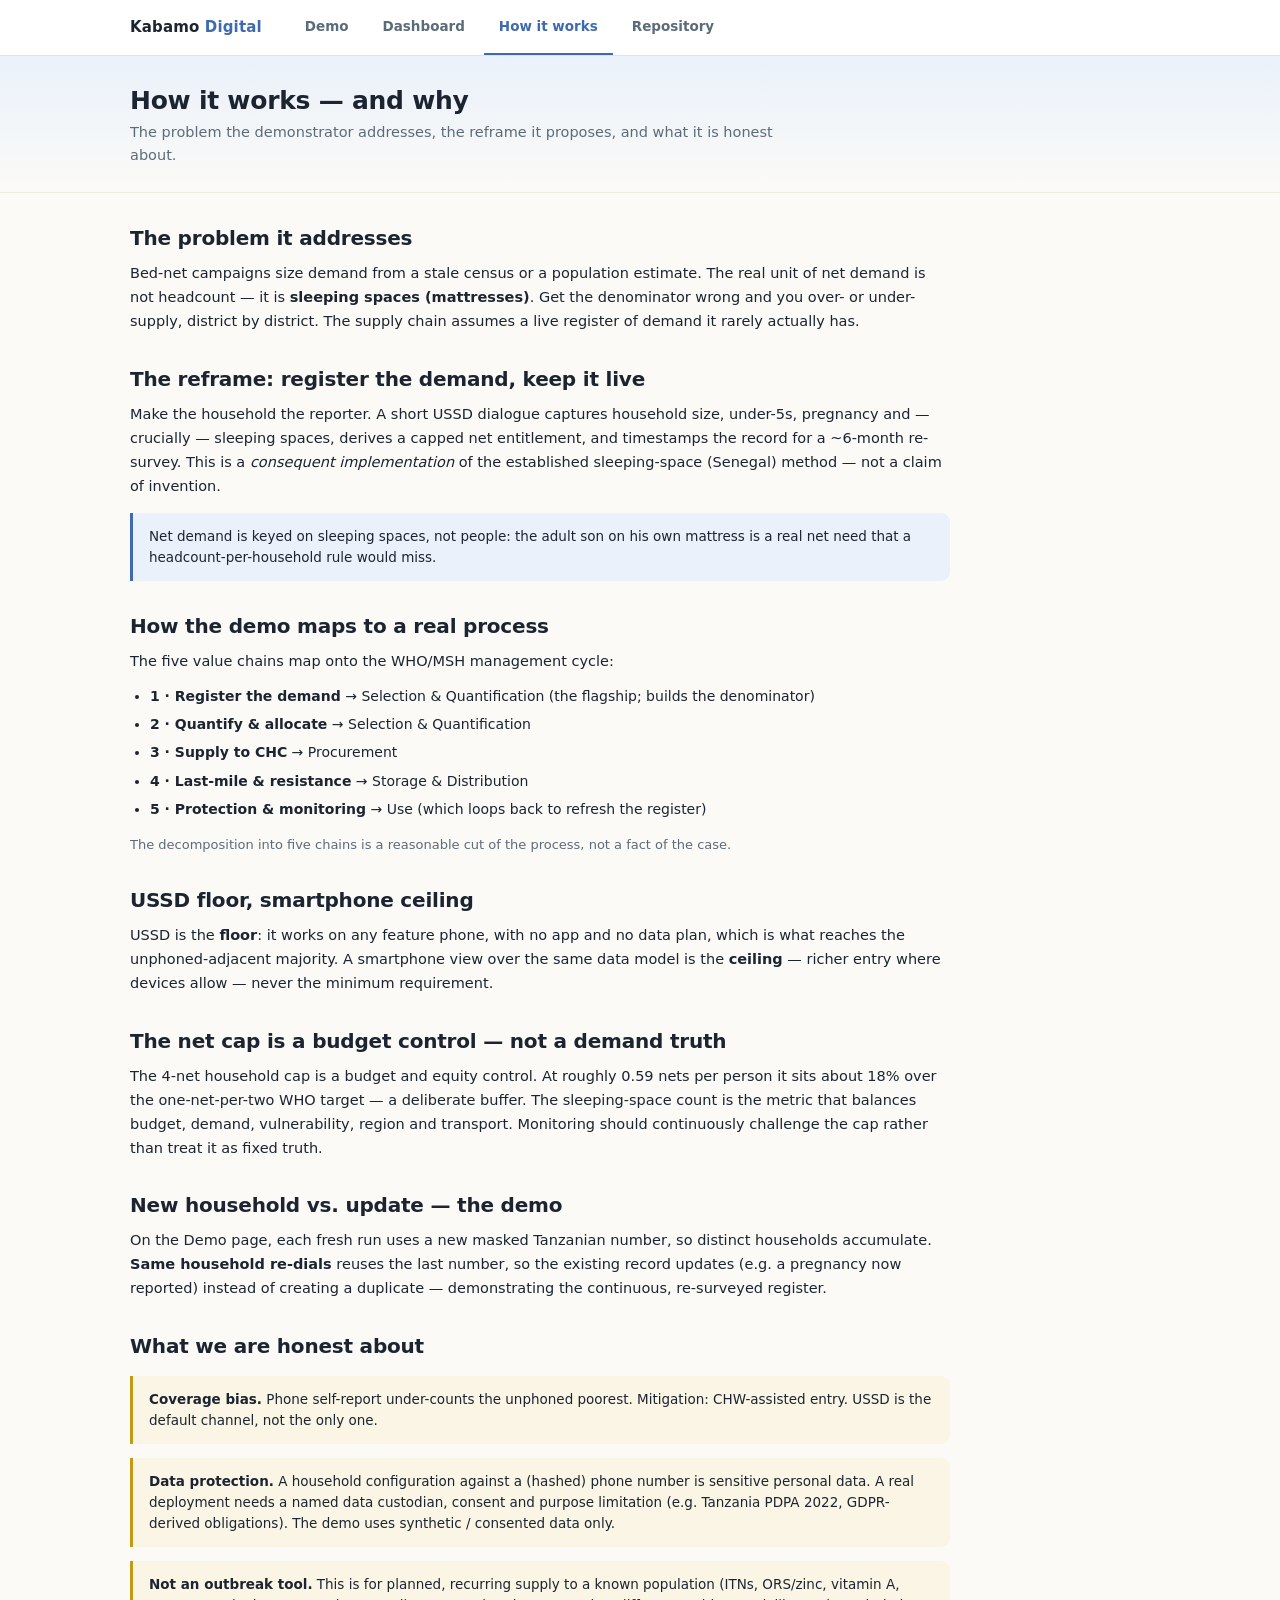
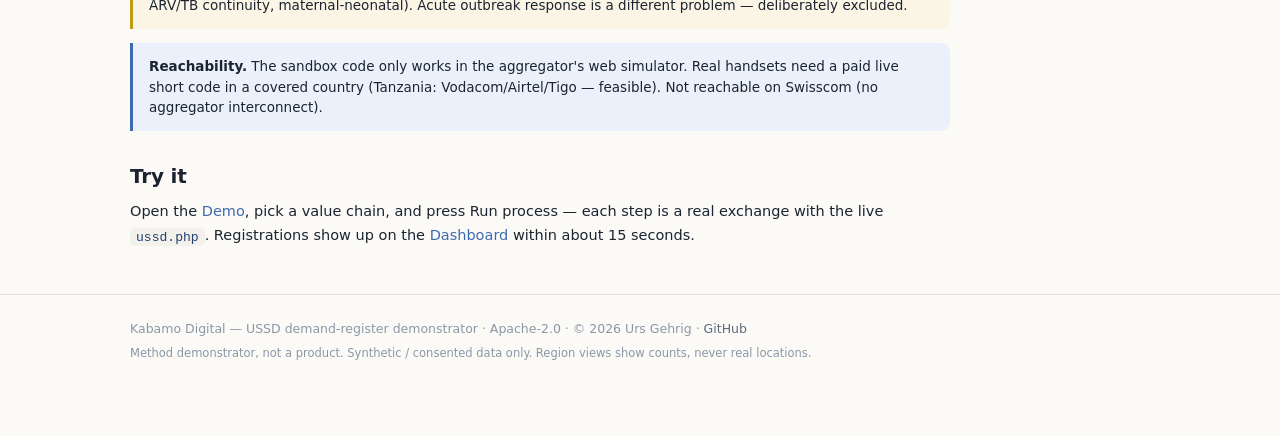
<file: manual.html>
<!DOCTYPE html>
<!-- GENERATED by build_pages.py — do not hand-edit; edit _style.css / _script.js / the body in build_pages.py and rebuild. -->
<html lang="en">
<head>
<meta charset="UTF-8">
<meta name="viewport" content="width=device-width, initial-scale=1.0">
<title>Kabamo Digital — how it works</title>
<style>
/* ============================================================
 * _style.css — Kabamo Digital v3 (lighter palette synthesis)
 * Source of truth for the site's styles. Edit this, then run
 * build_pages.py to regenerate the four HTML pages.
 *
 * Carries forward every v2 component (phone, flow-chart, region
 * map, caller box, KPI teaser, feed, pills) on a lighter ground.
 * Role accent colours are kept (they encode meaning in the
 * phone↔process coupling) but softened to sit on near-white.
 * ============================================================ */

:root{
  /* --- lighter base palette --- */
  --ink:#1B2430;            /* primary text — slightly cooler/darker for contrast on light */
  --mute:#5C6B7A;           /* secondary text */
  --faint:#8A98A6;          /* tertiary */
  --paper:#FBFAF7;          /* page ground — lifted from v2 #F4F1EC toward near-white */
  --paper-2:#F3F1EB;        /* recessed wells / tracks */
  --card:#FFFFFF;           /* cards */
  --line:#E7E3DA;           /* hairlines, a touch lighter than v2 */
  --line-2:#EFECE4;         /* even softer divider */

  /* --- accents (airier than v2) --- */
  --blue:#3E6BB0;           /* primary — lighter than v2 #345B91 */
  --blue-deep:#2F558C;      /* hover / pressed */
  --blue-wash:#EAF1FA;      /* tints, header band */
  --blue-ink:#234072;       /* text-on-wash */

  --teal:#2E8B81;           /* data accent (distribution, dots) */
  --tan:#B07E5E;            /* role-in-focus accent */
  --grn:#3F9E54;            /* ok / fresh */
  --yel:#C49A12;            /* partial / aging */
  --red:#C0392B;            /* problem / critical */

  --radius:13px;
  --radius-sm:9px;
  --shadow:0 1px 2px rgba(27,36,48,.04), 0 6px 20px rgba(27,36,48,.05);
  --shadow-lift:0 8px 26px rgba(62,107,176,.16);
  --mono:"Courier New",ui-monospace,Menlo,Consolas,monospace;
  --sans:system-ui,-apple-system,"Segoe UI",Roboto,Helvetica,Arial,sans-serif;
}

*{box-sizing:border-box;}
html{scroll-behavior:smooth;}
body{margin:0;font-family:var(--sans);color:var(--ink);background:var(--paper);
  padding:0 0 64px;line-height:1.55;-webkit-font-smoothing:antialiased;}
.wrap{max-width:1060px;margin:0 auto;padding:0 20px;}
a{color:var(--blue);text-decoration:none;}
a:hover{text-decoration:underline;}

/* ===== top nav (shared) ===== */
.topnav{background:var(--card);border-bottom:1px solid var(--line);position:sticky;top:0;z-index:30;}
.topnav .wrap{display:flex;align-items:center;gap:4px;padding:0 20px;}
.topnav .brand{color:var(--ink);font-weight:800;font-size:15px;letter-spacing:.01em;
  padding:15px 18px 15px 0;margin-right:6px;}
.topnav .brand .reg{color:var(--blue);font-weight:800;}
.topnav a{color:var(--mute);text-decoration:none;font-size:13.5px;font-weight:600;
  padding:16px 15px;border-bottom:2.5px solid transparent;transition:color .15s,border-color .15s;}
.topnav a:hover{color:var(--ink);}
.topnav a.active{color:var(--blue);border-bottom-color:var(--blue);}

/* ===== header band ===== */
header.page{background:linear-gradient(180deg,var(--blue-wash),var(--paper));
  border-bottom:1px solid var(--line-2);padding:30px 0 26px;}
header.page .wrap{display:flex;flex-direction:column;gap:6px;}
header.page h1{margin:0;font-size:25px;letter-spacing:-.01em;color:var(--ink);line-height:1.18;}
header.page p{margin:0;font-size:14.5px;color:var(--mute);max-width:74ch;}
header.page .frozen{font-size:12px;color:var(--faint);margin-top:6px;}

/* ===== sections / headings ===== */
section{margin-top:30px;}
h2{font-size:18px;color:var(--ink);margin:0 0 4px;letter-spacing:-.01em;}
h2 .sub{font-weight:400;color:var(--faint);font-size:13px;}
.lead{color:var(--mute);font-size:14px;max-width:80ch;margin:2px 0 0;}
.eyebrow{display:inline-block;font-size:10.5px;font-weight:700;letter-spacing:.12em;
  text-transform:uppercase;color:var(--blue);background:var(--blue-wash);
  border-radius:999px;padding:4px 11px;margin-bottom:10px;}

.dot{display:inline-block;width:8px;height:8px;border-radius:50%;background:#c4c4c4;
  margin-right:6px;vertical-align:middle;}
.dot.live{background:var(--grn);box-shadow:0 0 0 3px rgba(63,158,84,.16);}
.dot.off{background:var(--faint);}

code{background:var(--paper-2);padding:1.5px 6px;border-radius:5px;color:var(--blue-ink);
  font-family:var(--mono);font-size:.9em;}
pre{background:#0E2A12;border-radius:10px;padding:14px 16px;overflow-x:auto;
  font-family:var(--mono);font-size:12.5px;color:#cdeccd;line-height:1.5;}
pre code{background:none;color:inherit;padding:0;}

/* ===== process workflow frame ===== */
.workflow{border:1px solid var(--line);border-radius:var(--radius);background:var(--card);
  padding:18px 20px 20px;margin-top:14px;box-shadow:var(--shadow);}
.workflow .wftitle{font-size:14px;font-weight:700;color:var(--ink);margin:0 0 2px;}
.workflow .wfsub{font-size:12.5px;color:var(--mute);margin:0 0 14px;}

/* value-chain tiles (cycle strip) */
.cyclestrip{display:flex;gap:9px;flex-wrap:wrap;margin-bottom:6px;}
.cyclechip{flex:1;min-width:120px;background:var(--card);border:1.5px solid var(--line);
  border-radius:10px;padding:10px 12px;font-size:12px;color:var(--mute);text-align:left;
  cursor:pointer;transition:border-color .18s,box-shadow .18s,background .18s;}
.cyclechip:hover{border-color:var(--blue);box-shadow:0 2px 10px rgba(62,107,176,.12);}
.cyclechip .cn{font-weight:700;color:var(--ink);display:block;font-size:12.5px;}
.cyclechip .msh{font-size:10.5px;display:block;margin-top:3px;color:var(--faint);}
.cyclechip.on{background:var(--blue);border-color:var(--blue);box-shadow:var(--shadow-lift);}
.cyclechip.on .cn,.cyclechip.on{color:#fff;}
.cyclechip.on .msh{color:#d7e4f6;}

/* flow row (the ordered steps of the active chain) */
.flowrow{display:flex;align-items:stretch;gap:0;overflow-x:auto;padding:8px 0 6px;}
.fstep{flex:1;min-width:142px;background:var(--card);border:2px solid var(--line);
  border-radius:12px;padding:12px 13px 11px;position:relative;transition:all .25s;opacity:.5;}
.fstep.active{opacity:1;border-color:var(--blue);box-shadow:var(--shadow-lift);transform:translateY(-2px);}
.fstep.done{opacity:1;border-color:var(--grn);}
.fstep .fnum{position:absolute;top:9px;right:11px;font-size:11px;font-weight:700;color:var(--faint);}
.fstep .frole{display:inline-block;font-size:9.5px;font-weight:700;text-transform:uppercase;
  letter-spacing:.5px;color:#fff;padding:2.5px 8px;border-radius:999px;margin-bottom:8px;}
.fstep .fwhat{font-size:13px;font-weight:700;color:var(--ink);line-height:1.28;}
.fstep .fstatus{margin-top:8px;font-size:11px;color:var(--faint);min-height:14px;}
.fstep.active .fstatus{color:var(--blue);font-weight:700;}
.fstep.done .fstatus{color:var(--grn);font-weight:700;}
.farrow{display:flex;align-items:center;color:var(--line);font-size:18px;font-weight:700;
  padding:0 5px;flex:0 0 auto;}
.farrow.lit{color:var(--blue);}

/* ===== duo: phone (left) + run controls (right) ===== */
.duo{display:grid;grid-template-columns:auto 1fr;gap:24px;align-items:stretch;margin-top:12px;}
@media(max-width:900px){.duo{grid-template-columns:1fr;}}
.coltitle{font-size:13px;font-weight:700;color:var(--blue);margin:0 0 12px;}
.coltitle .sub{font-weight:400;color:var(--mute);font-size:12px;}

/* phone column */
.phonecol{display:flex;flex-direction:column;align-items:center;width:248px;}
.phone{width:236px;background:#10141B;border-radius:30px;padding:11px 11px 14px;position:relative;
  border:3px solid transparent;box-shadow:0 14px 34px rgba(16,20,27,.28);
  transition:border-color .25s,box-shadow .25s;}
.phone .tag{position:absolute;top:-11px;left:50%;transform:translateX(-50%);font-size:11.5px;
  font-weight:700;color:#fff;padding:3px 13px;border-radius:999px;white-space:nowrap;z-index:3;
  transition:background .2s;box-shadow:0 3px 8px rgba(0,0,0,.18);}
.notch{width:46px;height:5px;background:#2c313b;border-radius:6px;margin:1px auto 10px;}
.pscreen{background:#0E2A12;border-radius:13px;min-height:188px;padding:12px 13px;color:#A8F0A8;
  font-family:var(--mono);font-size:13px;line-height:1.5;display:flex;flex-direction:column;
  box-shadow:inset 0 0 0 2px #06180a,inset 0 4px 12px rgba(0,0,0,.4);}
.ptitle{font-size:9.5px;color:#6fcf6f;letter-spacing:.6px;margin-bottom:7px;text-transform:uppercase;}
.pbody{flex:1;white-space:pre-wrap;}
.pdial{margin-top:8px;background:#06180a;border:1px solid #2e5e2e;border-radius:8px;min-height:30px;
  padding:6px 10px;font-family:var(--mono);font-size:14px;color:#dfffdf;letter-spacing:1px;word-break:break-all;}
.pad{display:grid;grid-template-columns:repeat(3,1fr);gap:6px;margin-top:10px;}
.pad button{background:#20242c;color:#e7e7e7;border:none;border-radius:9px;padding:8px 0;font-size:15px;
  font-weight:700;cursor:pointer;font-family:inherit;transition:background .12s;}
.pad button:hover{background:#2b303a;}
.pad .call{grid-column:2;background:var(--grn);color:#fff;font-size:17px;}
.pad .call:hover{background:#358a47;}
.pad .back{background:#3a2326;color:#ffd9d9;}
.byhand{margin-top:12px;font-size:11.5px;color:var(--mute);line-height:1.5;text-align:center;max-width:236px;}
.byhand code{font-size:11px;}

/* caller box */
.callerbox{margin-top:12px;width:236px;background:var(--card);border:1px solid var(--line);
  border-radius:11px;padding:12px 14px;text-align:center;box-shadow:var(--shadow);}
.callerline{font-size:12.5px;color:var(--ink);}
.callerline b{color:var(--teal);font-family:var(--mono);}
.redial{margin-top:10px;width:100%;background:var(--paper);border:1px solid var(--line);border-radius:8px;
  padding:8px 10px;font-family:inherit;font-size:12.5px;font-weight:700;color:var(--blue);cursor:pointer;
  transition:background .15s,border-color .15s;}
.redial:hover{background:var(--blue-wash);border-color:var(--blue);}
.callerhint{margin-top:9px;font-size:11px;color:var(--faint);line-height:1.45;}

/* run controls (right of phone) */
.actsplit{display:grid;grid-template-columns:58% 42%;gap:16px;align-items:stretch;height:100%;}
@media(max-width:560px){.actsplit{grid-template-columns:1fr;}}
.left-acts{display:flex;flex-direction:column;gap:12px;}
.right-acts{display:flex;flex-direction:column;}
.actstep{background:var(--card);border:1px solid var(--line);border-radius:11px;padding:13px 15px;
  box-shadow:var(--shadow);}
.right-acts .actstep{height:100%;}
.actstep label{font-size:11px;font-weight:700;color:var(--mute);text-transform:uppercase;
  letter-spacing:.4px;display:block;margin-bottom:7px;}
.actstep select{width:100%;padding:10px 11px;border:1.5px solid var(--line);border-radius:9px;
  font-family:inherit;font-size:14px;font-weight:700;color:var(--ink);background:var(--paper);cursor:pointer;}
.actstep select:focus{outline:2px solid var(--blue);outline-offset:1px;border-color:var(--blue);}

.zlabel{display:inline-block;font-size:9.5px;font-weight:700;text-transform:uppercase;letter-spacing:.5px;
  padding:2.5px 9px;border-radius:999px;margin-bottom:8px;}
.zlabel.info{background:var(--blue-wash);color:var(--blue-ink);}
.zlabel.role{background:#F6ECE4;color:var(--tan);}
.infoblock{background:var(--paper);border:1px dashed var(--line);border-radius:11px;padding:13px 15px;}
.infoblock .chainctx{color:var(--mute);font-size:13px;line-height:1.55;}
.roleblock{background:var(--card);border:1px solid var(--line);border-radius:11px;padding:13px 15px;
  box-shadow:var(--shadow);}
.roleblock .rolectx{font-size:13.5px;color:var(--ink);line-height:1.5;}
.roleblock .rolectx b{color:var(--tan);}

.runbtns{display:flex;gap:10px;align-items:center;flex-wrap:wrap;}
.runbtns button{background:var(--blue);color:#fff;border:none;border-radius:9px;padding:11px 19px;
  font-weight:700;cursor:pointer;font-family:inherit;font-size:14px;transition:background .15s;}
.runbtns button:hover{background:var(--blue-deep);}
.runbtns button:disabled{background:#c2ccd8;cursor:default;}
.runbtns button.ghost{background:none;color:var(--red);border:1px solid #e3b8b3;padding:10px 15px;}
.runbtns button.ghost:hover{background:#fbeeec;}
.narrate{margin-top:12px;background:var(--paper);border:1px solid var(--line);border-radius:10px;
  padding:12px 14px;min-height:52px;font-size:13.5px;line-height:1.5;}
.narrate .nstep{font-size:10.5px;font-weight:700;color:var(--faint);text-transform:uppercase;letter-spacing:.4px;}
.narrate .nact{margin-top:4px;color:var(--ink);}
.narrate .nact b{color:var(--blue);}

/* ===== compact KPI teaser (demo page) ===== */
.kpiteaser{margin-top:18px;background:var(--card);border:1px solid var(--line);border-radius:var(--radius);
  padding:18px 20px;box-shadow:var(--shadow);}
.kpihead{display:flex;align-items:center;justify-content:space-between;flex-wrap:wrap;gap:8px;margin-bottom:14px;}
.kpihead .kt{font-size:14px;font-weight:700;color:var(--ink);}
.kpihead .kt .sub{font-weight:400;color:var(--faint);font-size:12px;}
.kpilink{font-size:12.5px;font-weight:700;color:var(--blue);text-decoration:none;border:1px solid var(--line);
  border-radius:8px;padding:8px 13px;background:var(--paper);}
.kpilink:hover{background:var(--blue-wash);border-color:var(--blue);text-decoration:none;}
.kpirow{display:grid;grid-template-columns:repeat(4,1fr);gap:12px;}
@media(max-width:680px){.kpirow{grid-template-columns:repeat(2,1fr);}}
.kpi{background:var(--paper);border:1px solid var(--line);border-radius:11px;padding:13px 14px;}
.kpi .k{font-size:10px;color:var(--faint);text-transform:uppercase;letter-spacing:.4px;}
.kpi .v{font-size:25px;font-weight:800;color:var(--ink);margin-top:4px;letter-spacing:-.02em;}
.kpi .s{font-size:10.5px;color:var(--faint);margin-top:2px;}

/* ===== dashboard: stat cards ===== */
.cards{display:grid;grid-template-columns:repeat(auto-fit,minmax(160px,1fr));gap:14px;margin-top:14px;}
.stat{background:var(--card);border:1px solid var(--line);border-radius:var(--radius);padding:16px 18px;
  box-shadow:var(--shadow);}
.stat .k{font-size:10.5px;color:var(--faint);text-transform:uppercase;letter-spacing:.4px;}
.stat .v{font-size:30px;font-weight:800;margin-top:5px;color:var(--ink);letter-spacing:-.02em;}
.stat .s{font-size:11.5px;color:var(--mute);margin-top:3px;}
.status-line{font-size:12px;color:var(--faint);font-weight:400;}

/* ===== region coverage (the scatter-dot district map) ===== */
.regiongrid{display:grid;grid-template-columns:repeat(3,1fr);gap:14px;margin-top:8px;}
@media(max-width:760px){.regiongrid{grid-template-columns:repeat(2,1fr);}}
@media(max-width:460px){.regiongrid{grid-template-columns:1fr;}}
.region{background:var(--card);border:1px solid var(--line);border-radius:12px;padding:13px 14px;
  box-shadow:var(--shadow);}
.region.low{border-color:#e6cd93;}
.region.critical{border-color:#e0aaa3;}
.rgtop{display:flex;align-items:center;justify-content:space-between;margin-bottom:9px;}
.rgname{font-weight:700;font-size:13.5px;color:var(--ink);}
.rgpct{font-weight:800;font-size:13px;}
.rgpct.ok{color:var(--grn);}.rgpct.low{color:#b1850e;}.rgpct.critical{color:var(--red);}
.rgbox{width:100%;aspect-ratio:1.35/1;display:block;border-radius:8px;}
.rgrect{fill:#F5F8F7;stroke:var(--line);stroke-width:1;}
.region.ok .rgrect{fill:#EEF7EF;}.region.low .rgrect{fill:#FBF5E6;}.region.critical .rgrect{fill:#FBEEEC;}
.hhdot{fill:var(--teal);opacity:.55;}
.region.critical .hhdot{fill:var(--red);}.region.low .hhdot{fill:#b1850e;}
.rgmeta{font-size:11px;color:var(--mute);margin-top:8px;}
.nudge{margin-top:10px;width:100%;background:var(--blue);color:#fff;border:none;border-radius:8px;
  padding:8px 10px;font-family:inherit;font-size:12px;font-weight:700;cursor:pointer;transition:background .15s;}
.nudge:hover{background:var(--blue-deep);}
.region.critical .nudge{background:var(--red);}
.region.critical .nudge:hover{background:#a32f23;}
.rgok{margin-top:10px;font-size:12px;font-weight:700;color:var(--grn);text-align:center;}
.rgcaption{font-size:11.5px;color:var(--faint);font-style:italic;margin-top:12px;}
.reminderlog{display:none;margin-top:14px;background:var(--paper);border:1px solid var(--line);
  border-radius:10px;padding:12px 15px;font-size:12.5px;color:var(--ink);line-height:1.55;}
.reminderlog .muted{color:var(--faint);}

/* ===== two-panel row (distribution / freshness) ===== */
.row2{display:grid;grid-template-columns:1fr 1fr;gap:18px;margin-top:16px;}
@media(max-width:720px){.row2{grid-template-columns:1fr;}}
.panel{background:var(--card);border:1px solid var(--line);border-radius:var(--radius);padding:18px 20px;
  box-shadow:var(--shadow);}
.panel h3{margin:0 0 14px;font-size:14px;color:var(--ink);}
.panel h3.mt{margin-top:20px;}

/* sleeping-space distribution bars */
.bar{display:flex;align-items:center;gap:9px;margin:7px 0;font-size:12.5px;}
.bar .lab{width:82px;color:var(--mute);}
.bar .track{flex:1;background:var(--paper-2);border-radius:6px;height:18px;overflow:hidden;}
.bar .fill{height:100%;background:var(--teal);border-radius:6px;transition:width .4s;}
.bar .n{width:34px;text-align:right;color:var(--ink);font-weight:700;}
.suppressed{color:var(--faint);font-style:italic;}

/* freshness split bar */
.freshbar{display:flex;height:22px;border-radius:7px;overflow:hidden;border:1px solid var(--line);margin-top:6px;}
.freshbar .f{background:var(--grn);}.freshbar .d{background:var(--yel);}
.freshlabel{font-size:12px;color:var(--mute);margin-top:8px;}

/* chain readiness pills */
.chain{display:flex;align-items:center;gap:10px;margin:9px 0;font-size:13px;}
.chain .name{flex:1;}
.pill{display:inline-block;min-width:30px;text-align:center;padding:2.5px 8px;border-radius:999px;
  font-size:11px;font-weight:700;color:#fff;}
.pill.ok{background:var(--grn);}.pill.partial{background:var(--yel);}.pill.problem{background:var(--red);}
.pill.zero{background:#d8d3c8;color:#6b675e;}

/* recent activity feed */
.rafeed{display:flex;align-items:center;gap:9px;padding:8px 0;border-bottom:1px solid var(--line-2);font-size:12.5px;}
.rafeed:last-child{border-bottom:none;}
.rahh{font-family:var(--mono);font-weight:700;color:var(--ink);min-width:74px;}
.rameta{flex:1;color:var(--mute);}
.rafeed .new{font-size:10px;font-weight:700;color:#fff;background:var(--grn);padding:2px 8px;border-radius:999px;}
.rafeed .upd{font-size:10px;font-weight:700;color:#fff;background:var(--tan);padding:2px 8px;border-radius:999px;}

.note{font-size:12px;color:var(--mute);margin-top:10px;line-height:1.55;}
.note b{color:var(--ink);}

/* seed banner */
.seedbanner{display:none;background:#FBF3DD;border:1px solid #E8D08A;border-radius:10px;
  padding:11px 15px;font-size:12.5px;color:#7a5d00;margin-bottom:16px;}

/* ===== content pages (manual / repo) ===== */
.prose{max-width:820px;}
.prose h2{font-size:20px;color:var(--ink);margin:30px 0 8px;}
.prose h3{font-size:15px;color:var(--ink);margin:20px 0 6px;}
.prose p{font-size:14.5px;color:var(--ink);line-height:1.65;margin:0 0 11px;}
.prose .muted{color:var(--mute);font-size:13px;}
.prose ul{margin:0 0 13px;padding-left:20px;}
.prose li{font-size:14px;color:var(--ink);line-height:1.6;margin-bottom:6px;}
.prose li b{color:var(--ink);}
.callout{background:var(--blue-wash);border-left:3px solid var(--blue);border-radius:0 9px 9px 0;
  padding:13px 16px;margin:14px 0;font-size:13.5px;color:var(--ink);line-height:1.55;}
.callout.warn{background:#FBF5E6;border-left-color:var(--yel);}
.filetable{width:100%;border-collapse:collapse;font-size:13px;margin:6px 0 14px;}
.filetable th,.filetable td{text-align:left;padding:9px 11px;border-bottom:1px solid var(--line-2);vertical-align:top;}
.filetable th{color:var(--mute);font-weight:700;font-size:11px;text-transform:uppercase;letter-spacing:.4px;}
.filetable td code{font-size:12px;}
.btnrow{display:flex;gap:10px;flex-wrap:wrap;margin:8px 0 4px;}
.btn{display:inline-block;background:var(--blue);color:#fff;border-radius:9px;padding:10px 16px;
  font-weight:700;font-size:13.5px;border:none;cursor:pointer;}
.btn:hover{background:var(--blue-deep);text-decoration:none;}
.btn.ghost{background:var(--card);color:var(--blue);border:1px solid var(--line);}
.btn.ghost:hover{background:var(--blue-wash);border-color:var(--blue);}

/* ===== footer ===== */
.foot{border-top:1px solid var(--line);margin-top:46px;padding:24px 0 10px;color:var(--faint);font-size:12.5px;}
.foot .wrap{display:flex;flex-direction:column;gap:6px;}
.foot a{color:var(--mute);}
.foot .small{font-size:11.5px;}

/* reduced motion */
@media(prefers-reduced-motion:reduce){
  *{transition:none!important;scroll-behavior:auto!important;}
  .fstep.active{transform:none;}
}

</style>
</head>
<body>
<nav class="topnav"><div class="wrap"><span class="brand">Kabamo <span class="reg">Digital</span></span><a href="index.html">Demo</a><a href="dashboard.html">Dashboard</a><a href="manual.html" class="active">How it works</a><a href="repo.html">Repository</a></div></nav>

<header class="page"><div class="wrap">
  <h1>How it works — and why</h1>
  <p>The problem the demonstrator addresses, the reframe it proposes, and what it is honest about.</p>
</div></header>

<div class="wrap"><div class="prose">

  <h2>The problem it addresses</h2>
  <p>Bed-net campaigns size demand from a stale census or a population estimate. The real unit of net demand is not headcount — it is <b>sleeping spaces (mattresses)</b>. Get the denominator wrong and you over- or under-supply, district by district. The supply chain assumes a live register of demand it rarely actually has.</p>

  <h2>The reframe: register the demand, keep it live</h2>
  <p>Make the household the reporter. A short USSD dialogue captures household size, under-5s, pregnancy and — crucially — sleeping spaces, derives a capped net entitlement, and timestamps the record for a ~6-month re-survey. This is a <i>consequent implementation</i> of the established sleeping-space (Senegal) method — not a claim of invention.</p>
  <div class="callout">Net demand is keyed on sleeping spaces, not people: the adult son on his own mattress is a real net need that a headcount-per-household rule would miss.</div>

  <h2>How the demo maps to a real process</h2>
  <p>The five value chains map onto the WHO/MSH management cycle:</p>
  <ul>
    <li><b>1 · Register the demand</b> → Selection &amp; Quantification (the flagship; builds the denominator)</li>
    <li><b>2 · Quantify &amp; allocate</b> → Selection &amp; Quantification</li>
    <li><b>3 · Supply to CHC</b> → Procurement</li>
    <li><b>4 · Last-mile &amp; resistance</b> → Storage &amp; Distribution</li>
    <li><b>5 · Protection &amp; monitoring</b> → Use (which loops back to refresh the register)</li>
  </ul>
  <p class="muted">The decomposition into five chains is a reasonable cut of the process, not a fact of the case.</p>

  <h2>USSD floor, smartphone ceiling</h2>
  <p>USSD is the <b>floor</b>: it works on any feature phone, with no app and no data plan, which is what reaches the unphoned-adjacent majority. A smartphone view over the same data model is the <b>ceiling</b> — richer entry where devices allow — never the minimum requirement.</p>

  <h2>The net cap is a budget control — not a demand truth</h2>
  <p>The 4-net household cap is a budget and equity control. At roughly 0.59 nets per person it sits about 18% over the one-net-per-two WHO target — a deliberate buffer. The sleeping-space count is the metric that balances budget, demand, vulnerability, region and transport. Monitoring should continuously challenge the cap rather than treat it as fixed truth.</p>

  <h2>New household vs. update — the demo</h2>
  <p>On the Demo page, each fresh run uses a new masked Tanzanian number, so distinct households accumulate. <b>Same household re-dials</b> reuses the last number, so the existing record updates (e.g. a pregnancy now reported) instead of creating a duplicate — demonstrating the continuous, re-surveyed register.</p>

  <h2>What we are honest about</h2>
  <div class="callout warn"><b>Coverage bias.</b> Phone self-report under-counts the unphoned poorest. Mitigation: CHW-assisted entry. USSD is the default channel, not the only one.</div>
  <div class="callout warn"><b>Data protection.</b> A household configuration against a (hashed) phone number is sensitive personal data. A real deployment needs a named data custodian, consent and purpose limitation (e.g. Tanzania PDPA 2022, GDPR-derived obligations). The demo uses synthetic / consented data only.</div>
  <div class="callout warn"><b>Not an outbreak tool.</b> This is for planned, recurring supply to a known population (ITNs, ORS/zinc, vitamin A, ARV/TB continuity, maternal-neonatal). Acute outbreak response is a different problem — deliberately excluded.</div>
  <div class="callout"><b>Reachability.</b> The sandbox code only works in the aggregator's web simulator. Real handsets need a paid live short code in a covered country (Tanzania: Vodacom/Airtel/Tigo — feasible). Not reachable on Swisscom (no aggregator interconnect).</div>

  <h2>Try it</h2>
  <p>Open the <a href="index.html">Demo</a>, pick a value chain, and press Run process — each step is a real exchange with the live <code>ussd.php</code>. Registrations show up on the <a href="dashboard.html">Dashboard</a> within about 15 seconds.</p>

</div></div>

<div class="foot"><div class="wrap"><div>Kabamo Digital — USSD demand-register demonstrator · Apache-2.0 · © 2026 Urs Gehrig · <a href="https://github.com/ursgehrig/kabamo-digital">GitHub</a></div><div class="small">Method demonstrator, not a product. Synthetic / consented data only. Region views show counts, never real locations.</div></div></div>
<script>
/* ============================================================
 * _script.js — Kabamo Digital v3
 * Page-aware (element-existence guards) so one script serves all pages.
 *
 * Carries forward the v2 "coupled machine": choosing a value chain sets the
 * phone's role colour; Run dials *384# on the real phone widget; each step
 * sends ONE keypress to the live ussd.php AND lights the flow-chart AND
 * narrates it. Same household re-dials => the record updates.
 *
 * Dashboard rendering matches dashboard.php's JSON exactly:
 *   register{}, freshness{fresh,due}, spaces_distribution[], chains{},
 *   regions[]{name,coverage,reported,expected,spaces,status}, seeded(int),
 *   activity{recent[]{hh,spaces,round,at}}, generated_at, k_anon.
 * ============================================================ */
(function(){
"use strict";
const $ = id => document.getElementById(id);
function fmt(n){ return (n==null) ? "—" : Number(n).toLocaleString(); }

/* ================= ROLES (drive the phone↔process colour coupling) ===== */
const SIM_ROLES = {
  household: {name:"Household",   short:"Register",   color:"#C76B86"},  // warm (softened)
  monitor:   {name:"Monitor",     short:"Protect",    color:"#9A5497"},  // warm
  store:     {name:"Storekeeper", short:"Supply",     color:"#3E6BB0"},  // cool (matches --blue)
  lastmile:  {name:"Last-mile",   short:"Distribute", color:"#2E8B81"},  // cool (matches --teal)
  allocator: {name:"Allocator",   short:"Quantify",   color:"#6E5F5C"},  // neutral
};

/* ================= LIVE PHONE WIDGET ================= */
let simRoleKey="household";
let simSession="web-"+Math.random().toString(36).slice(2,9);
let simText="";       // accumulated AT keypresses joined by '*'
let simBuf="";        // dial string being typed at level 0
let simOpen=false;    // is a USSD session open?
let simPhoneNum=null, simLastPhoneNum=null, simReuseCaller=false;

function newTzNumber(){ let n="+2557"; for(let i=0;i<8;i++) n+=Math.floor(Math.random()*10); return n; }
function maskNum(n){ return !n ? "—" : n.slice(0,5)+" "+n[5]+"•• ••• •"+n.slice(-3); }
function setCallerLabel(){
  const el=$('callerLabel'); if(!el) return;
  el.innerHTML = simPhoneNum ? "this caller: <b>"+maskNum(simPhoneNum)+"</b>" : "no active caller";
}
function simChrome(){
  const r=SIM_ROLES[simRoleKey], tag=$('simTag'); if(!tag) return;
  tag.textContent=r.name+" · "+r.short; tag.style.background=r.color;
  const ph=$('simPhone'); ph.style.borderColor=r.color;
  ph.style.boxShadow="0 0 0 1px "+r.color+"44, 0 14px 34px rgba(16,20,27,.28)";
}
function simScreen(t,b){ const a=$('simScrTitle'),c=$('simScrBody'); if(a)a.textContent=t; if(c)c.textContent=b; }
function simShowDial(){ const d=$('simDial'); if(d) d.textContent = simOpen ? simText.replaceAll('*',' · ') : simBuf; }

function simPress(ch){
  if(!simOpen){ simBuf+=ch; simShowDial(); if(ch==='#') simSend(); return; }
  simText = simText==="" ? ch : (simText+"*"+ch);
  simShowDial(); simSend();
}
function simBack(){ if(!simOpen){ simBuf=simBuf.slice(0,-1); simShowDial(); } }

async function simSend(){
  if(!simOpen){
    if(simBuf.trim()!=="*384#"){
      simScreen("Dial to start","Dial *384# to open the menu.\nPress * 3 8 4 #");
      simBuf=""; simShowDial(); return;
    }
    simOpen=true; simText=""; simBuf="";
    simSession="web-"+Math.random().toString(36).slice(2,9);
  }
  await simPost();
}
async function simPost(){
  const dot=$('simDot'), txt=$('simTxt');
  if(dot)dot.className='dot'; if(txt)txt.textContent='sending…';
  try{
    const res=await fetch('ussd.php',{
      method:'POST',
      headers:{'Content-Type':'application/x-www-form-urlencoded'},
      body:new URLSearchParams({sessionId:simSession,serviceCode:'*384#',
        phoneNumber:simPhoneNum||'+255700000000',text:simText})
    });
    const raw=(await res.text()).trim();
    if(dot)dot.className='dot live'; if(txt)txt.textContent='live · ussd.php responded';
    if(raw.startsWith('CON ')){ simScreen("USSD · *384#",raw.slice(4)); }
    else if(raw.startsWith('END ')){
      simScreen("Session ended",raw.slice(4)+"\n\n— END —");
      simOpen=false; simText=""; setTimeout(load,600);
    } else { simScreen("Unexpected reply",raw.slice(0,180)||"(empty)"); simOpen=false; simText=""; }
    simShowDial();
  }catch(e){
    if(dot)dot.className='dot off'; if(txt)txt.textContent='endpoint unreachable';
    simScreen("Can't reach the server","ussd.php did not respond.\nDeploy it at this path and retry.");
    simOpen=false;
  }
}
function simReset(){
  if(simOpen && simSession){
    try{ navigator.sendBeacon && navigator.sendBeacon('ussd.php',
      new URLSearchParams({sessionId:simSession,phoneNumber:(simPhoneNum||'+255700000000'),text:'',abandon:'1'})); }
    catch(e){}
  }
  simOpen=false; simText=""; simBuf="";
  simSession="web-"+Math.random().toString(36).slice(2,9);
  simScreen("Idle","Pick a value chain and press Run process.");
  simShowDial();
}
function fullReset(){ runActive=false; runIdx=0; simReuseCaller=false; simReset(); runnerPick(); }

function redialSameHousehold(){
  const reuse=simPhoneNum||simLastPhoneNum;
  if(!reuse){ const a=$('rAct'); if(a)a.innerHTML="Run at least one household first, then a re-dial can update it."; return; }
  simPhoneNum=reuse; simReuseCaller=true; runActive=false; runIdx=0;
  setCallerLabel();
  const s=$('rStep'),a=$('rAct'),b=$('runBtn');
  if(s)s.textContent="Same household re-dials";
  if(a)a.innerHTML="Caller <b>"+maskNum(simPhoneNum)+"</b> already exists. Press <b>Run process</b> — this <b>updates</b> the record (e.g. a pregnancy now reported) instead of creating a new one.";
  if(b){b.disabled=false; b.textContent="Run process ▸";}
  renderFlow(null,null);
}

/* ================= GUIDED RUNNER (five value chains) ================= */
const CHAINS = {
  register:{ name:"1 · Register the demand", role:"household", msh:"Selection & Quantification",
    ctx:"Each household self-reports its size and — crucially — its sleeping places (mattresses), the real unit of net demand. This builds the live denominator the whole supply chain assumes.",
    flow:[{role:"household",what:"Household dials in"},{role:"household",what:"States household size"},
          {role:"household",what:"States sleeping places"},{role:"household",what:"Under-5s & pregnancy"},
          {role:"household",what:"Entitlement created"}],
    steps:[{key:"1",say:"Dial in and choose <b>Register</b> (1). The server opens the register chain."},
           {key:"6",say:"Household size: <b>6 people</b>."},
           {key:"4",say:"<b>4 sleeping places</b> — the net-demand unit, not headcount."},
           {key:"2",say:"<b>2 children under 5</b> (a priority group)."},
           {key:"1",say:"No pregnancy. The server <b>writes the household</b>, derives a capped entitlement, and ends the session.",last:true}] },
  quantify:{ name:"2 · Quantify & allocate", role:"allocator", msh:"Selection & Quantification",
    ctx:"Turn the register into capped net entitlements. The allocator confirms the entitlement reconciles against the household record before vouchers are issued.",
    flow:[{role:"allocator",what:"Open allocation"},{role:"allocator",what:"Reconcile vs register"}],
    steps:[{key:"2",say:"Choose <b>Quantify & allocate</b> (2)."},
           {key:"1",say:"Entitlement reconciles against the register — report <b>OK</b>. Saved.",last:true}] },
  supply:{ name:"3 · Supply to CHC", role:"store", msh:"Procurement",
    ctx:"Upstream logistics: funding, procurement, central store, transport, CHC store. The storekeeper confirms nets have arrived and are stored securely.",
    flow:[{role:"store",what:"Open supply report"},{role:"store",what:"Confirm received & stored"}],
    steps:[{key:"3",say:"Choose <b>Supply to CHC</b> (3)."},
           {key:"1",say:"Nets received and stored securely — report <b>OK</b>. Saved.",last:true}] },
  lastmile:{ name:"4 · Last-mile & resistance", role:"lastmile", msh:"Storage & Distribution",
    ctx:"The final stretch plus getting the resistance-critical CFP nets to the Belessa district. Confirms the right nets reached the resistant zone.",
    flow:[{role:"lastmile",what:"Open last-mile report"},{role:"lastmile",what:"CFP reached Belessa"}],
    steps:[{key:"4",say:"Choose <b>Last-mile & resistance</b> (4)."},
           {key:"1",say:"CFP nets reached Belessa — report <b>OK</b>. Saved.",last:true}] },
  protect:{ name:"5 · Protection & monitoring", role:"monitor", msh:"Use",
    ctx:"Delivered vs. protected. The monitor confirms nets are actually slept under — and this re-survey feeds back into Chain 1, closing the loop.",
    flow:[{role:"monitor",what:"Open monitoring"},{role:"monitor",what:"Confirm net used"}],
    steps:[{key:"5",say:"Choose <b>Protection & monitoring</b> (5)."},
           {key:"1",say:"Slept under net last night — report <b>OK</b>. Saved. In the full system this also refreshes the register.",last:true}] },
};
const ORDER=['register','quantify','supply','lastmile','protect'];
const SHORT={register:'1 Register',quantify:'2 Quantify',supply:'3 Supply',lastmile:'4 Last-mile',protect:'5 Protection'};
let runKey="register", runIdx=0, runActive=false;

function renderFlow(activeIdx, doneUpTo){
  const cyc=$('cycleStrip'); if(!cyc) return;
  cyc.innerHTML = ORDER.map(k=>{
    const on = k===runKey ? ' on' : '';
    return `<div class="cyclechip${on}" onclick="KABAMO.selectChain('${k}')" title="Select this value chain">`+
           `<span class="cn">${SHORT[k]}</span><span class="msh">${CHAINS[k].msh}</span></div>`;
  }).join('');
  const fr=$('flowRow'); if(!fr) return;
  const c=CHAINS[runKey]; let html='';
  c.flow.forEach((f,i)=>{
    let cls='fstep';
    if(typeof activeIdx==='number' && i===activeIdx) cls+=' active';
    else if(typeof doneUpTo==='number' && i<=doneUpTo) cls+=' done';
    const col=SIM_ROLES[f.role].color;
    const status=(typeof activeIdx==='number'&&i===activeIdx)?'running…'
               :(typeof doneUpTo==='number'&&i<=doneUpTo)?'✓ done':'';
    html+=`<div class="${cls}"><span class="fnum">${i+1}</span>`+
          `<span class="frole" style="background:${col}">${SIM_ROLES[f.role].name}</span>`+
          `<div class="fwhat">${f.what}</div><div class="fstatus">${status}</div></div>`;
    if(i<c.flow.length-1){
      const lit=(typeof doneUpTo==='number'&&i<=doneUpTo)?' lit':'';
      html+=`<div class="farrow${lit}">▸</div>`;
    }
  });
  fr.innerHTML=html;
}

function runnerPick(){
  const sel=$('chainSel'); if(!sel) return;
  runKey=sel.value; runIdx=0; runActive=false;
  const c=CHAINS[runKey];
  setHTML('chainCtx',c.ctx);
  setHTML('whoLine',"<b>"+SIM_ROLES[c.role].name+"</b> — acts in this chain · maps to MSH “"+c.msh+"”");
  setTxt('rStep',"Ready");
  setHTML('rAct',"Press <b>Run process</b> to walk this chain. Each step is a real USSD exchange.");
  const b=$('runBtn'); if(b){b.textContent="Run process ▸"; b.disabled=false;}
  simRoleKey=c.role; simChrome();
  renderFlow(null,null);
}
function selectChain(k){ const sel=$('chainSel'); if(!sel) return; sel.value=k; runnerPick(); }

async function runnerNext(){
  const c=CHAINS[runKey], btn=$('runBtn'); if(!btn) return;
  if(!runActive){
    runActive=true; runIdx=0;
    if(!simReuseCaller){ if(simPhoneNum) simLastPhoneNum=simPhoneNum; simPhoneNum=newTzNumber(); }
    simReuseCaller=false; setCallerLabel();
    simReset(); simBuf="*384#"; await simSend();
    setTxt('rStep',c.name+"  ·  session open");
    setHTML('rAct',"Dialled *384# — server returned the chain menu. Press <b>Next step</b>.");
    btn.textContent="Next step ▸"; renderFlow(0,null); return;
  }
  if(runIdx<c.steps.length){
    const st=c.steps[runIdx];
    btn.disabled=true; simPress(st.key);
    setTxt('rStep',c.name+"  ·  step "+(runIdx+1)+" of "+c.steps.length);
    setHTML('rAct',st.say);
    renderFlow(runIdx,runIdx-1); runIdx++;
    setTimeout(()=>{ btn.disabled=false; },700);
    if(st.last){
      btn.textContent="Done";
      setTimeout(()=>{
        setTxt('rStep',c.name+"  ·  complete");
        setHTML('rAct',"✅ Process complete — written to the live database. The register below has updated.");
        btn.disabled=true; renderFlow(null,c.flow.length-1); runActive=false;
      },800);
    }
  }
}

/* ================= DASHBOARD (+ KPI teaser) ================= */
async function load(){
  const onDash = $('regionGrid')||$('statCards')||$('k_hh');
  if(!onDash) return;
  try{
    const res=await fetch('dashboard.php',{cache:'no-store'});
    const d=await res.json();
    if(!d.ok) throw new Error(d.error||'no data');
    render(d);
    live('liveDot','liveTxt','live · updated '+new Date(d.generated_at).toLocaleString());
    live('kpiDot','kpiUpdated','live · '+new Date(d.generated_at).toLocaleTimeString());
  }catch(e){
    off('liveDot','liveTxt','no data yet — run the USSD flow, or start the server');
    off('kpiDot','kpiUpdated','no data yet');
  }
}
function live(dotId,txtId,msg){ const d=$(dotId),t=$(txtId); if(d)d.className='dot live'; if(t)t.textContent=msg; }
function off(dotId,txtId,msg){ const d=$(dotId),t=$(txtId); if(d)d.className='dot off'; if(t)t.textContent=msg; }
function setTxt(id,v){ const e=$(id); if(e) e.textContent=v; }
function setHTML(id,v){ const e=$(id); if(e) e.innerHTML=v; }

function render(d){
  const r=d.register||{};
  setTxt('s_hh',fmt(r.households));        setTxt('k_hh',fmt(r.households));
  setTxt('s_spaces',fmt(r.sleeping_spaces));setTxt('k_spaces',fmt(r.sleeping_spaces));
  setTxt('s_nets',fmt(r.nets_entitled));   setTxt('k_nets',fmt(r.nets_entitled));
  setTxt('s_npp',r.nets_per_person??'—');  setTxt('k_npp',r.nets_per_person??'—');
  setTxt('kanon',d.k_anon);

  // sleeping-space distribution
  const dist=d.spaces_distribution||[], maxN=Math.max(1,...dist.map(x=>x.count||0)), dc=$('distChart');
  if(dc){
    dc.innerHTML = !dist.length ? '<p class="note">No registrations yet.</p>'
      : dist.map(x=>{
          if(x.count==null) return `<div class="bar"><div class="lab">${x.spaces} spaces</div><div class="track"></div><div class="n suppressed">&lt;k</div></div>`;
          const w=Math.round((x.count/maxN)*100);
          return `<div class="bar"><div class="lab">${x.spaces} spaces</div><div class="track"><div class="fill" style="width:${w}%"></div></div><div class="n">${x.count}</div></div>`;
        }).join('');
  }

  // freshness {fresh, due}
  const f=d.freshness||{fresh:0,due:0}, tot=Math.max(1,(f.fresh||0)+(f.due||0)), fb=$('freshBar');
  if(fb) fb.innerHTML=`<div class="f" style="width:${Math.round((f.fresh||0)/tot*100)}%"></div><div class="d" style="width:${Math.round((f.due||0)/tot*100)}%"></div>`;
  setTxt('freshLabel',`${f.fresh||0} fresh · ${f.due||0} due for re-survey (>180 days)`);

  // chain readiness pills
  const chains=d.chains||{}, names={register:'Register the demand',quantify:'Quantify & allocate',supply:'Supply to CHC',lastmile:'Last-mile & resistance',protect:'Protection & monitoring'}, cl=$('chainList');
  if(cl){
    const present=ORDER.filter(k=>chains[k]);
    cl.innerHTML = !present.length ? '<p class="note">No reports yet.</p>'
      : present.map(k=>{ const c=chains[k], pill=(cls,v)=>`<span class="pill ${v>0?cls:'zero'}">${v}</span>`;
          return `<div class="chain"><span class="name">${names[k]||k}</span>${pill('ok',c.ok)}${pill('partial',c.partial)}${pill('problem',c.problem)}</div>`; }).join('');
  }

  // recent activity (d.activity.recent[])
  const ra=$('recentFeed');
  if(ra){
    const rec=(d.activity&&d.activity.recent)||[];
    ra.innerHTML = !rec.length ? '<p class="note">No registrations yet.</p>'
      : rec.map(x=>{ const ago=timeAgo(x.at), upd=x.round>1?`<span class="upd">updated · round ${x.round}</span>`:`<span class="new">new</span>`, sp=(x.spaces==null)?'':`${x.spaces} sleeping spaces · `;
          return `<div class="rafeed"><span class="rahh">${x.hh}</span><span class="rameta">${sp}${ago}</span>${upd}</div>`; }).join('');
  }

  // seed banner (d.seeded is a COUNT)
  const sb=$('seedBanner');
  if(sb){ sb.style.display=(d.seeded>0)?'block':'none';
    if(d.seeded>0) sb.textContent="Sample data: "+d.seeded+" synthetic households are pre-loaded for demonstration. They are clearly flagged and never mixed with real registrations."; }

  // region coverage scatter-dot map (d.regions[])
  const reg=d.regions||[], rg=$('regionGrid');
  if(rg){
    rg.innerHTML = !reg.length ? '<p class="note">No district data.</p>'
      : reg.map(x=>{
          const pct=Math.round((x.coverage||0)*100), dotN=Math.min(40,x.reported||0);
          let dots=''; for(let i=0;i<dotN;i++){ const px=10+Math.random()*115, py=12+Math.random()*76; dots+=`<circle cx="${px}" cy="${py}" r="2.2" class="hhdot"/>`; }
          const cls=x.status, needsNudge=x.status!=='ok';
          return `<div class="region ${cls}"><div class="rgtop"><span class="rgname">${x.name}</span><span class="rgpct ${cls}">${pct}%</span></div>`+
                 `<svg class="rgbox ${cls}" viewBox="0 0 135 100" preserveAspectRatio="xMidYMid meet"><rect x="1" y="1" width="133" height="98" rx="4" class="rgrect"/>${dots}</svg>`+
                 `<div class="rgmeta">${x.reported}/${x.expected} households · ${x.spaces} spaces</div>`+
                 (needsNudge?`<button class="nudge" onclick="KABAMO.sendReminder('${(x.name||'').replace(/'/g,'')}',${pct})">↗ Send SMS reminder</button>`:`<div class="rgok">✓ on track</div>`)+
                 `</div>`;
        }).join('');
  }
}
function sendReminder(name,pct){
  const box=$('reminderLog'); if(!box) return;
  const t=new Date().toLocaleTimeString();
  box.style.display='block';
  box.innerHTML=`<b>Reminder queued (simulated)</b> · ${t}<br>District <b>${name}</b> at ${pct}% coverage — an SMS prompt to dial *384# would be sent to households not yet registered for Chain 1. <span class="muted">No message is actually sent in this demo; live sending requires the aggregator, consent and a data custodian.</span>`+box.innerHTML;
}
function timeAgo(iso){
  if(!iso) return '';
  const t=new Date(iso.replace(' ','T')+'Z').getTime(), s=Math.max(0,Math.floor((Date.now()-t)/1000));
  if(s<60) return s+'s ago';
  if(s<3600) return Math.floor(s/60)+'m ago';
  if(s<86400) return Math.floor(s/3600)+'h ago';
  return Math.floor(s/86400)+'d ago';
}

/* ================= nav active state ================= */
function markNav(){
  const here=(location.pathname.split('/').pop()||'index.html');
  document.querySelectorAll('.topnav a').forEach(a=>{
    const href=a.getAttribute('href');
    if(href===here||(here===''&&href==='index.html')) a.classList.add('active');
  });
}

/* ================= boot ================= */
// expose the handful of functions referenced by inline onclick=""
window.KABAMO = { selectChain, sendReminder, runnerNext, fullReset, redialSameHousehold,
                  simPress, simBack, simSend };

document.addEventListener('DOMContentLoaded',function(){
  markNav();
  // wire the chain dropdown + initialise the coupled machine (demo page only)
  const sel=$('chainSel');
  if(sel){
    sel.innerHTML=ORDER.map(k=>`<option value="${k}">${CHAINS[k].name}</option>`).join('');
    sel.addEventListener('change',runnerPick);
    if($('simPhone')){ simChrome(); simReset(); setCallerLabel(); }
    runnerPick();
  }
  load();
  setInterval(load,15000);
});
})();

</script>
</body>
</html>
</file>
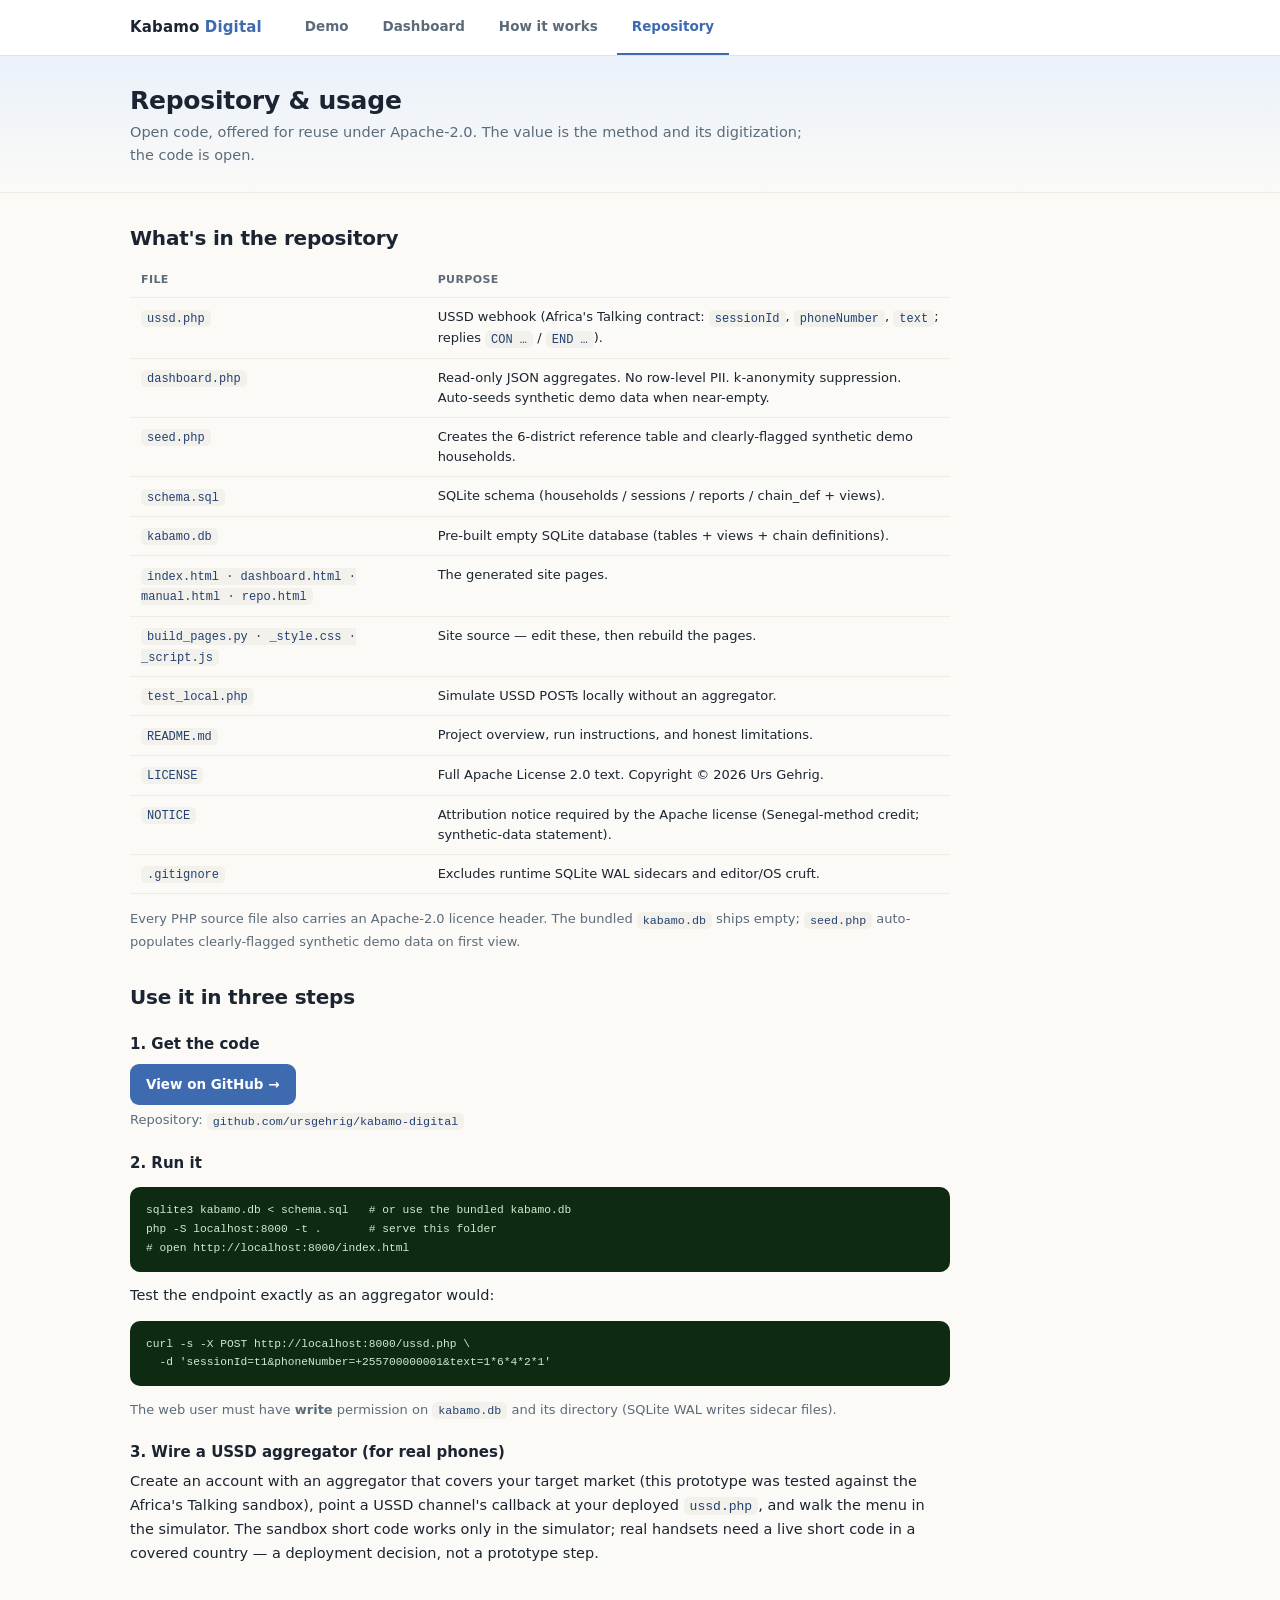
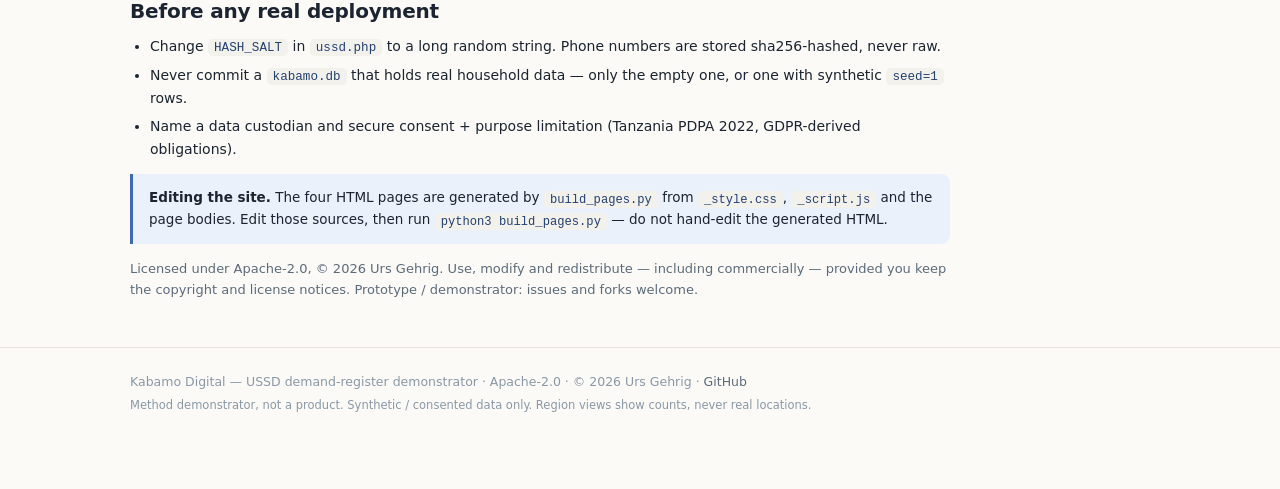
<file: repo.html>
<!DOCTYPE html>
<!-- GENERATED by build_pages.py — do not hand-edit; edit _style.css / _script.js / the body in build_pages.py and rebuild. -->
<html lang="en">
<head>
<meta charset="UTF-8">
<meta name="viewport" content="width=device-width, initial-scale=1.0">
<title>Kabamo Digital — repository</title>
<style>
/* ============================================================
 * _style.css — Kabamo Digital v3 (lighter palette synthesis)
 * Source of truth for the site's styles. Edit this, then run
 * build_pages.py to regenerate the four HTML pages.
 *
 * Carries forward every v2 component (phone, flow-chart, region
 * map, caller box, KPI teaser, feed, pills) on a lighter ground.
 * Role accent colours are kept (they encode meaning in the
 * phone↔process coupling) but softened to sit on near-white.
 * ============================================================ */

:root{
  /* --- lighter base palette --- */
  --ink:#1B2430;            /* primary text — slightly cooler/darker for contrast on light */
  --mute:#5C6B7A;           /* secondary text */
  --faint:#8A98A6;          /* tertiary */
  --paper:#FBFAF7;          /* page ground — lifted from v2 #F4F1EC toward near-white */
  --paper-2:#F3F1EB;        /* recessed wells / tracks */
  --card:#FFFFFF;           /* cards */
  --line:#E7E3DA;           /* hairlines, a touch lighter than v2 */
  --line-2:#EFECE4;         /* even softer divider */

  /* --- accents (airier than v2) --- */
  --blue:#3E6BB0;           /* primary — lighter than v2 #345B91 */
  --blue-deep:#2F558C;      /* hover / pressed */
  --blue-wash:#EAF1FA;      /* tints, header band */
  --blue-ink:#234072;       /* text-on-wash */

  --teal:#2E8B81;           /* data accent (distribution, dots) */
  --tan:#B07E5E;            /* role-in-focus accent */
  --grn:#3F9E54;            /* ok / fresh */
  --yel:#C49A12;            /* partial / aging */
  --red:#C0392B;            /* problem / critical */

  --radius:13px;
  --radius-sm:9px;
  --shadow:0 1px 2px rgba(27,36,48,.04), 0 6px 20px rgba(27,36,48,.05);
  --shadow-lift:0 8px 26px rgba(62,107,176,.16);
  --mono:"Courier New",ui-monospace,Menlo,Consolas,monospace;
  --sans:system-ui,-apple-system,"Segoe UI",Roboto,Helvetica,Arial,sans-serif;
}

*{box-sizing:border-box;}
html{scroll-behavior:smooth;}
body{margin:0;font-family:var(--sans);color:var(--ink);background:var(--paper);
  padding:0 0 64px;line-height:1.55;-webkit-font-smoothing:antialiased;}
.wrap{max-width:1060px;margin:0 auto;padding:0 20px;}
a{color:var(--blue);text-decoration:none;}
a:hover{text-decoration:underline;}

/* ===== top nav (shared) ===== */
.topnav{background:var(--card);border-bottom:1px solid var(--line);position:sticky;top:0;z-index:30;}
.topnav .wrap{display:flex;align-items:center;gap:4px;padding:0 20px;}
.topnav .brand{color:var(--ink);font-weight:800;font-size:15px;letter-spacing:.01em;
  padding:15px 18px 15px 0;margin-right:6px;}
.topnav .brand .reg{color:var(--blue);font-weight:800;}
.topnav a{color:var(--mute);text-decoration:none;font-size:13.5px;font-weight:600;
  padding:16px 15px;border-bottom:2.5px solid transparent;transition:color .15s,border-color .15s;}
.topnav a:hover{color:var(--ink);}
.topnav a.active{color:var(--blue);border-bottom-color:var(--blue);}

/* ===== header band ===== */
header.page{background:linear-gradient(180deg,var(--blue-wash),var(--paper));
  border-bottom:1px solid var(--line-2);padding:30px 0 26px;}
header.page .wrap{display:flex;flex-direction:column;gap:6px;}
header.page h1{margin:0;font-size:25px;letter-spacing:-.01em;color:var(--ink);line-height:1.18;}
header.page p{margin:0;font-size:14.5px;color:var(--mute);max-width:74ch;}
header.page .frozen{font-size:12px;color:var(--faint);margin-top:6px;}

/* ===== sections / headings ===== */
section{margin-top:30px;}
h2{font-size:18px;color:var(--ink);margin:0 0 4px;letter-spacing:-.01em;}
h2 .sub{font-weight:400;color:var(--faint);font-size:13px;}
.lead{color:var(--mute);font-size:14px;max-width:80ch;margin:2px 0 0;}
.eyebrow{display:inline-block;font-size:10.5px;font-weight:700;letter-spacing:.12em;
  text-transform:uppercase;color:var(--blue);background:var(--blue-wash);
  border-radius:999px;padding:4px 11px;margin-bottom:10px;}

.dot{display:inline-block;width:8px;height:8px;border-radius:50%;background:#c4c4c4;
  margin-right:6px;vertical-align:middle;}
.dot.live{background:var(--grn);box-shadow:0 0 0 3px rgba(63,158,84,.16);}
.dot.off{background:var(--faint);}

code{background:var(--paper-2);padding:1.5px 6px;border-radius:5px;color:var(--blue-ink);
  font-family:var(--mono);font-size:.9em;}
pre{background:#0E2A12;border-radius:10px;padding:14px 16px;overflow-x:auto;
  font-family:var(--mono);font-size:12.5px;color:#cdeccd;line-height:1.5;}
pre code{background:none;color:inherit;padding:0;}

/* ===== process workflow frame ===== */
.workflow{border:1px solid var(--line);border-radius:var(--radius);background:var(--card);
  padding:18px 20px 20px;margin-top:14px;box-shadow:var(--shadow);}
.workflow .wftitle{font-size:14px;font-weight:700;color:var(--ink);margin:0 0 2px;}
.workflow .wfsub{font-size:12.5px;color:var(--mute);margin:0 0 14px;}

/* value-chain tiles (cycle strip) */
.cyclestrip{display:flex;gap:9px;flex-wrap:wrap;margin-bottom:6px;}
.cyclechip{flex:1;min-width:120px;background:var(--card);border:1.5px solid var(--line);
  border-radius:10px;padding:10px 12px;font-size:12px;color:var(--mute);text-align:left;
  cursor:pointer;transition:border-color .18s,box-shadow .18s,background .18s;}
.cyclechip:hover{border-color:var(--blue);box-shadow:0 2px 10px rgba(62,107,176,.12);}
.cyclechip .cn{font-weight:700;color:var(--ink);display:block;font-size:12.5px;}
.cyclechip .msh{font-size:10.5px;display:block;margin-top:3px;color:var(--faint);}
.cyclechip.on{background:var(--blue);border-color:var(--blue);box-shadow:var(--shadow-lift);}
.cyclechip.on .cn,.cyclechip.on{color:#fff;}
.cyclechip.on .msh{color:#d7e4f6;}

/* flow row (the ordered steps of the active chain) */
.flowrow{display:flex;align-items:stretch;gap:0;overflow-x:auto;padding:8px 0 6px;}
.fstep{flex:1;min-width:142px;background:var(--card);border:2px solid var(--line);
  border-radius:12px;padding:12px 13px 11px;position:relative;transition:all .25s;opacity:.5;}
.fstep.active{opacity:1;border-color:var(--blue);box-shadow:var(--shadow-lift);transform:translateY(-2px);}
.fstep.done{opacity:1;border-color:var(--grn);}
.fstep .fnum{position:absolute;top:9px;right:11px;font-size:11px;font-weight:700;color:var(--faint);}
.fstep .frole{display:inline-block;font-size:9.5px;font-weight:700;text-transform:uppercase;
  letter-spacing:.5px;color:#fff;padding:2.5px 8px;border-radius:999px;margin-bottom:8px;}
.fstep .fwhat{font-size:13px;font-weight:700;color:var(--ink);line-height:1.28;}
.fstep .fstatus{margin-top:8px;font-size:11px;color:var(--faint);min-height:14px;}
.fstep.active .fstatus{color:var(--blue);font-weight:700;}
.fstep.done .fstatus{color:var(--grn);font-weight:700;}
.farrow{display:flex;align-items:center;color:var(--line);font-size:18px;font-weight:700;
  padding:0 5px;flex:0 0 auto;}
.farrow.lit{color:var(--blue);}

/* ===== duo: phone (left) + run controls (right) ===== */
.duo{display:grid;grid-template-columns:auto 1fr;gap:24px;align-items:start;margin-top:12px;}
@media(max-width:900px){.duo{grid-template-columns:1fr;}}
.coltitle{font-size:13px;font-weight:700;color:var(--blue);margin:0 0 12px;}
.coltitle .sub{font-weight:400;color:var(--mute);font-size:12px;}

/* phone column */
.phonecol{display:flex;flex-direction:column;align-items:center;width:248px;}
.phone{width:236px;background:#10141B;border-radius:30px;padding:11px 11px 14px;position:relative;
  border:3px solid transparent;box-shadow:0 14px 34px rgba(16,20,27,.28);
  transition:border-color .25s,box-shadow .25s;}
.phone .tag{position:absolute;top:-11px;left:50%;transform:translateX(-50%);font-size:11.5px;
  font-weight:700;color:#fff;padding:3px 13px;border-radius:999px;white-space:nowrap;z-index:3;
  transition:background .2s;box-shadow:0 3px 8px rgba(0,0,0,.18);}
.notch{width:46px;height:5px;background:#2c313b;border-radius:6px;margin:1px auto 10px;}
.pscreen{background:#0E2A12;border-radius:13px;height:236px;padding:12px 13px;color:#A8F0A8;
  font-family:var(--mono);font-size:13px;line-height:1.5;display:flex;flex-direction:column;
  overflow:hidden;box-shadow:inset 0 0 0 2px #06180a,inset 0 4px 12px rgba(0,0,0,.4);}
.ptitle{font-size:9.5px;color:#6fcf6f;letter-spacing:.6px;margin-bottom:7px;text-transform:uppercase;}
.pbody{flex:1;white-space:pre-wrap;overflow-y:auto;}
.pdial{margin-top:8px;background:#06180a;border:1px solid #2e5e2e;border-radius:8px;min-height:30px;
  padding:6px 10px;font-family:var(--mono);font-size:14px;color:#dfffdf;letter-spacing:1px;word-break:break-all;}
.pad{display:grid;grid-template-columns:repeat(3,1fr);gap:6px;margin-top:10px;}
.pad button{background:#20242c;color:#e7e7e7;border:none;border-radius:9px;padding:8px 0;font-size:15px;
  font-weight:700;cursor:pointer;font-family:inherit;transition:background .12s;}
.pad button:hover{background:#2b303a;}
.pad .call{grid-column:2;background:var(--grn);color:#fff;font-size:17px;}
.pad .call:hover{background:#358a47;}
.pad .back{background:#3a2326;color:#ffd9d9;}
.byhand{margin-top:12px;font-size:11.5px;color:var(--mute);line-height:1.5;text-align:center;max-width:236px;}
.byhand code{font-size:11px;}

/* caller box */
.callerbox{margin-top:12px;width:236px;background:var(--card);border:1px solid var(--line);
  border-radius:11px;padding:12px 14px;text-align:center;box-shadow:var(--shadow);}
.callerline{font-size:12.5px;color:var(--ink);}
.callerline b{color:var(--teal);font-family:var(--mono);}
.redial{margin-top:10px;width:100%;background:var(--paper);border:1px solid var(--line);border-radius:8px;
  padding:8px 10px;font-family:inherit;font-size:12.5px;font-weight:700;color:var(--blue);cursor:pointer;
  transition:background .15s,border-color .15s;}
.redial:hover{background:var(--blue-wash);border-color:var(--blue);}
.callerhint{margin-top:9px;font-size:11px;color:var(--faint);line-height:1.45;}

/* run controls (right of phone) */
.actsplit{display:grid;grid-template-columns:58% 42%;gap:16px;align-items:start;}
@media(max-width:560px){.actsplit{grid-template-columns:1fr;}}
.left-acts{display:flex;flex-direction:column;gap:12px;}
.right-acts{display:flex;flex-direction:column;}
.actstep{background:var(--card);border:1px solid var(--line);border-radius:11px;padding:13px 15px;
  box-shadow:var(--shadow);}
.actstep label{font-size:11px;font-weight:700;color:var(--mute);text-transform:uppercase;
  letter-spacing:.4px;display:block;margin-bottom:7px;}
.actstep select{width:100%;padding:10px 11px;border:1.5px solid var(--line);border-radius:9px;
  font-family:inherit;font-size:14px;font-weight:700;color:var(--ink);background:var(--paper);cursor:pointer;}
.actstep select:focus{outline:2px solid var(--blue);outline-offset:1px;border-color:var(--blue);}

.zlabel{display:inline-block;font-size:9.5px;font-weight:700;text-transform:uppercase;letter-spacing:.5px;
  padding:2.5px 9px;border-radius:999px;margin-bottom:8px;}
.zlabel.info{background:var(--blue-wash);color:var(--blue-ink);}
.zlabel.role{background:#F6ECE4;color:var(--tan);}
.infoblock{background:var(--paper);border:1px dashed var(--line);border-radius:11px;padding:13px 15px;}
.infoblock .chainctx{color:var(--mute);font-size:13px;line-height:1.55;}
.roleblock{background:var(--card);border:1px solid var(--line);border-radius:11px;padding:13px 15px;
  box-shadow:var(--shadow);}
.roleblock .rolectx{font-size:13.5px;color:var(--ink);line-height:1.5;}
.roleblock .rolectx b{color:var(--tan);}

.runbtns{display:flex;gap:10px;align-items:center;flex-wrap:wrap;}
.runbtns button{background:var(--blue);color:#fff;border:none;border-radius:9px;padding:11px 19px;
  font-weight:700;cursor:pointer;font-family:inherit;font-size:14px;transition:background .15s;}
.runbtns button:hover{background:var(--blue-deep);}
.runbtns button:disabled{background:#c2ccd8;cursor:default;}
.runbtns button.ghost{background:none;color:var(--red);border:1px solid #e3b8b3;padding:10px 15px;}
.runbtns button.ghost:hover{background:#fbeeec;}
.narrate{margin-top:12px;background:var(--paper);border:1px solid var(--line);border-radius:10px;
  padding:12px 14px;min-height:52px;font-size:13.5px;line-height:1.5;}
.narrate .nstep{font-size:10.5px;font-weight:700;color:var(--faint);text-transform:uppercase;letter-spacing:.4px;}
.narrate .nact{margin-top:4px;color:var(--ink);}
.narrate .nact b{color:var(--blue);}

/* ===== compact KPI teaser (demo page) ===== */
.kpiteaser{margin-top:18px;background:var(--card);border:1px solid var(--line);border-radius:var(--radius);
  padding:18px 20px;box-shadow:var(--shadow);}
.kpihead{display:flex;align-items:center;justify-content:space-between;flex-wrap:wrap;gap:8px;margin-bottom:14px;}
.kpihead .kt{font-size:14px;font-weight:700;color:var(--ink);}
.kpihead .kt .sub{font-weight:400;color:var(--faint);font-size:12px;}
.kpilink{font-size:12.5px;font-weight:700;color:var(--blue);text-decoration:none;border:1px solid var(--line);
  border-radius:8px;padding:8px 13px;background:var(--paper);}
.kpilink:hover{background:var(--blue-wash);border-color:var(--blue);text-decoration:none;}
.kpirow{display:grid;grid-template-columns:repeat(4,1fr);gap:12px;}
@media(max-width:680px){.kpirow{grid-template-columns:repeat(2,1fr);}}
.kpi{background:var(--paper);border:1px solid var(--line);border-radius:11px;padding:13px 14px;}
.kpi .k{font-size:10px;color:var(--faint);text-transform:uppercase;letter-spacing:.4px;}
.kpi .v{font-size:25px;font-weight:800;color:var(--ink);margin-top:4px;letter-spacing:-.02em;}
.kpi .s{font-size:10.5px;color:var(--faint);margin-top:2px;}

/* ===== dashboard: stat cards ===== */
.cards{display:grid;grid-template-columns:repeat(auto-fit,minmax(160px,1fr));gap:14px;margin-top:14px;}
.stat{background:var(--card);border:1px solid var(--line);border-radius:var(--radius);padding:16px 18px;
  box-shadow:var(--shadow);}
.stat .k{font-size:10.5px;color:var(--faint);text-transform:uppercase;letter-spacing:.4px;}
.stat .v{font-size:30px;font-weight:800;margin-top:5px;color:var(--ink);letter-spacing:-.02em;}
.stat .s{font-size:11.5px;color:var(--mute);margin-top:3px;}
.status-line{font-size:12px;color:var(--faint);font-weight:400;}

/* ===== region coverage (the scatter-dot district map) ===== */
.regiongrid{display:grid;grid-template-columns:repeat(3,1fr);gap:14px;margin-top:8px;}
@media(max-width:760px){.regiongrid{grid-template-columns:repeat(2,1fr);}}
@media(max-width:460px){.regiongrid{grid-template-columns:1fr;}}
.region{background:var(--card);border:1px solid var(--line);border-radius:12px;padding:13px 14px;
  box-shadow:var(--shadow);}
.region.low{border-color:#e6cd93;}
.region.critical{border-color:#e0aaa3;}
.rgtop{display:flex;align-items:center;justify-content:space-between;margin-bottom:9px;}
.rgname{font-weight:700;font-size:13.5px;color:var(--ink);}
.rgpct{font-weight:800;font-size:13px;}
.rgpct.ok{color:var(--grn);}.rgpct.low{color:#b1850e;}.rgpct.critical{color:var(--red);}
.rgbox{width:100%;aspect-ratio:1.35/1;display:block;border-radius:8px;}
.rgrect{fill:#F5F8F7;stroke:var(--line);stroke-width:1;}
.region.ok .rgrect{fill:#EEF7EF;}.region.low .rgrect{fill:#FBF5E6;}.region.critical .rgrect{fill:#FBEEEC;}
.hhdot{fill:var(--teal);opacity:.55;}
.region.critical .hhdot{fill:var(--red);}.region.low .hhdot{fill:#b1850e;}
.rgmeta{font-size:11px;color:var(--mute);margin-top:8px;}
.nudge{margin-top:10px;width:100%;background:var(--blue);color:#fff;border:none;border-radius:8px;
  padding:8px 10px;font-family:inherit;font-size:12px;font-weight:700;cursor:pointer;transition:background .15s;}
.nudge:hover{background:var(--blue-deep);}
.region.critical .nudge{background:var(--red);}
.region.critical .nudge:hover{background:#a32f23;}
.rgok{margin-top:10px;font-size:12px;font-weight:700;color:var(--grn);text-align:center;}
.rgcaption{font-size:11.5px;color:var(--faint);font-style:italic;margin-top:12px;}
.reminderlog{display:none;margin-top:14px;background:var(--paper);border:1px solid var(--line);
  border-radius:10px;padding:12px 15px;font-size:12.5px;color:var(--ink);line-height:1.55;}
.reminderlog .muted{color:var(--faint);}

/* ===== two-panel row (distribution / freshness) ===== */
.row2{display:grid;grid-template-columns:1fr 1fr;gap:18px;margin-top:16px;}
@media(max-width:720px){.row2{grid-template-columns:1fr;}}
.panel{background:var(--card);border:1px solid var(--line);border-radius:var(--radius);padding:18px 20px;
  box-shadow:var(--shadow);}
.panel h3{margin:0 0 14px;font-size:14px;color:var(--ink);}
.panel h3.mt{margin-top:20px;}

/* sleeping-space distribution bars */
.bar{display:flex;align-items:center;gap:9px;margin:7px 0;font-size:12.5px;}
.bar .lab{width:82px;color:var(--mute);}
.bar .track{flex:1;background:var(--paper-2);border-radius:6px;height:18px;overflow:hidden;}
.bar .fill{height:100%;background:var(--teal);border-radius:6px;transition:width .4s;}
.bar .n{width:34px;text-align:right;color:var(--ink);font-weight:700;}
.suppressed{color:var(--faint);font-style:italic;}

/* freshness split bar */
.freshbar{display:flex;height:22px;border-radius:7px;overflow:hidden;border:1px solid var(--line);margin-top:6px;}
.freshbar .f{background:var(--grn);}.freshbar .d{background:var(--yel);}
.freshlabel{font-size:12px;color:var(--mute);margin-top:8px;}

/* chain readiness pills */
.chain{display:flex;align-items:center;gap:10px;margin:9px 0;font-size:13px;}
.chain .name{flex:1;}
.pill{display:inline-block;min-width:30px;text-align:center;padding:2.5px 8px;border-radius:999px;
  font-size:11px;font-weight:700;color:#fff;}
.pill.ok{background:var(--grn);}.pill.partial{background:var(--yel);}.pill.problem{background:var(--red);}
.pill.zero{background:#d8d3c8;color:#6b675e;}

/* recent activity feed */
.rafeed{display:flex;align-items:center;gap:9px;padding:8px 0;border-bottom:1px solid var(--line-2);font-size:12.5px;}
.rafeed:last-child{border-bottom:none;}
.rahh{font-family:var(--mono);font-weight:700;color:var(--ink);min-width:74px;}
.rameta{flex:1;color:var(--mute);}
.rafeed .new{font-size:10px;font-weight:700;color:#fff;background:var(--grn);padding:2px 8px;border-radius:999px;}
.rafeed .upd{font-size:10px;font-weight:700;color:#fff;background:var(--tan);padding:2px 8px;border-radius:999px;}

.note{font-size:12px;color:var(--mute);margin-top:10px;line-height:1.55;}
.note b{color:var(--ink);}

/* seed banner */
.seedbanner{display:none;background:#FBF3DD;border:1px solid #E8D08A;border-radius:10px;
  padding:11px 15px;font-size:12.5px;color:#7a5d00;margin-bottom:16px;}

/* ===== content pages (manual / repo) ===== */
.prose{max-width:820px;}
.prose h2{font-size:20px;color:var(--ink);margin:30px 0 8px;}
.prose h3{font-size:15px;color:var(--ink);margin:20px 0 6px;}
.prose p{font-size:14.5px;color:var(--ink);line-height:1.65;margin:0 0 11px;}
.prose .muted{color:var(--mute);font-size:13px;}
.prose ul{margin:0 0 13px;padding-left:20px;}
.prose li{font-size:14px;color:var(--ink);line-height:1.6;margin-bottom:6px;}
.prose li b{color:var(--ink);}
.callout{background:var(--blue-wash);border-left:3px solid var(--blue);border-radius:0 9px 9px 0;
  padding:13px 16px;margin:14px 0;font-size:13.5px;color:var(--ink);line-height:1.55;}
.callout.warn{background:#FBF5E6;border-left-color:var(--yel);}
.filetable{width:100%;border-collapse:collapse;font-size:13px;margin:6px 0 14px;}
.filetable th,.filetable td{text-align:left;padding:9px 11px;border-bottom:1px solid var(--line-2);vertical-align:top;}
.filetable th{color:var(--mute);font-weight:700;font-size:11px;text-transform:uppercase;letter-spacing:.4px;}
.filetable td code{font-size:12px;}
.btnrow{display:flex;gap:10px;flex-wrap:wrap;margin:8px 0 4px;}
.btn{display:inline-block;background:var(--blue);color:#fff;border-radius:9px;padding:10px 16px;
  font-weight:700;font-size:13.5px;border:none;cursor:pointer;}
.btn:hover{background:var(--blue-deep);text-decoration:none;}
.btn.ghost{background:var(--card);color:var(--blue);border:1px solid var(--line);}
.btn.ghost:hover{background:var(--blue-wash);border-color:var(--blue);}

/* ===== footer ===== */
.foot{border-top:1px solid var(--line);margin-top:46px;padding:24px 0 10px;color:var(--faint);font-size:12.5px;}
.foot .wrap{display:flex;flex-direction:column;gap:6px;}
.foot a{color:var(--mute);}
.foot .small{font-size:11.5px;}

/* reduced motion */
@media(prefers-reduced-motion:reduce){
  *{transition:none!important;scroll-behavior:auto!important;}
  .fstep.active{transform:none;}
}

</style>
</head>
<body>
<nav class="topnav"><div class="wrap"><span class="brand">Kabamo <span class="reg">Digital</span></span><a href="index.html">Demo</a><a href="dashboard.html">Dashboard</a><a href="manual.html">How it works</a><a href="repo.html" class="active">Repository</a></div></nav>

<header class="page"><div class="wrap">
  <h1>Repository &amp; usage</h1>
  <p>Open code, offered for reuse under Apache-2.0. The value is the method and its digitization; the code is open.</p>
</div></header>

<div class="wrap"><div class="prose">

  <h2>What's in the repository</h2>
  <table class="filetable">
    <thead><tr><th>File</th><th>Purpose</th></tr></thead>
    <tbody>
      <tr><td><code>ussd.php</code></td><td>USSD webhook (Africa's Talking contract: <code>sessionId</code>, <code>phoneNumber</code>, <code>text</code>; replies <code>CON …</code> / <code>END …</code>).</td></tr>
      <tr><td><code>dashboard.php</code></td><td>Read-only JSON aggregates. No row-level PII. k-anonymity suppression. Auto-seeds synthetic demo data when near-empty.</td></tr>
      <tr><td><code>seed.php</code></td><td>Creates the 6-district reference table and clearly-flagged synthetic demo households.</td></tr>
      <tr><td><code>schema.sql</code></td><td>SQLite schema (households / sessions / reports / chain_def + views).</td></tr>
      <tr><td><code>kabamo.db</code></td><td>Pre-built empty SQLite database (tables + views + chain definitions).</td></tr>
      <tr><td><code>index.html · dashboard.html · manual.html · repo.html</code></td><td>The generated site pages.</td></tr>
      <tr><td><code>build_pages.py · _style.css · _script.js</code></td><td>Site source — edit these, then rebuild the pages.</td></tr>
      <tr><td><code>test_local.php</code></td><td>Simulate USSD POSTs locally without an aggregator.</td></tr>
      <tr><td><code>README.md</code></td><td>Project overview, run instructions, and honest limitations.</td></tr>
      <tr><td><code>LICENSE</code></td><td>Full Apache License 2.0 text. Copyright © 2026 Urs Gehrig.</td></tr>
      <tr><td><code>NOTICE</code></td><td>Attribution notice required by the Apache license (Senegal-method credit; synthetic-data statement).</td></tr>
      <tr><td><code>.gitignore</code></td><td>Excludes runtime SQLite WAL sidecars and editor/OS cruft.</td></tr>
    </tbody>
  </table>
  <p class="muted">Every PHP source file also carries an Apache-2.0 licence header. The bundled <code>kabamo.db</code> ships empty; <code>seed.php</code> auto-populates clearly-flagged synthetic demo data on first view.</p>

  <h2>Use it in three steps</h2>

  <h3>1. Get the code</h3>
  <div class="btnrow"><a class="btn" href="https://github.com/ursgehrig/kabamo-digital">View on GitHub →</a></div>
  <p class="muted">Repository: <code>github.com/ursgehrig/kabamo-digital</code></p>

  <h3>2. Run it</h3>
  <pre><code>sqlite3 kabamo.db &lt; schema.sql   # or use the bundled kabamo.db
php -S localhost:8000 -t .       # serve this folder
# open http://localhost:8000/index.html</code></pre>
  <p>Test the endpoint exactly as an aggregator would:</p>
  <pre><code>curl -s -X POST http://localhost:8000/ussd.php \
  -d 'sessionId=t1&amp;phoneNumber=+255700000001&amp;text=1*6*4*2*1'</code></pre>
  <p class="muted">The web user must have <b>write</b> permission on <code>kabamo.db</code> and its directory (SQLite WAL writes sidecar files).</p>

  <h3>3. Wire a USSD aggregator (for real phones)</h3>
  <p>Create an account with an aggregator that covers your target market (this prototype was tested against the Africa's Talking sandbox), point a USSD channel's callback at your deployed <code>ussd.php</code>, and walk the menu in the simulator. The sandbox short code works only in the simulator; real handsets need a live short code in a covered country — a deployment decision, not a prototype step.</p>

  <h2>Before any real deployment</h2>
  <ul>
    <li>Change <code>HASH_SALT</code> in <code>ussd.php</code> to a long random string. Phone numbers are stored sha256-hashed, never raw.</li>
    <li>Never commit a <code>kabamo.db</code> that holds real household data — only the empty one, or one with synthetic <code>seed=1</code> rows.</li>
    <li>Name a data custodian and secure consent + purpose limitation (Tanzania PDPA 2022, GDPR-derived obligations).</li>
  </ul>

  <div class="callout"><b>Editing the site.</b> The four HTML pages are generated by <code>build_pages.py</code> from <code>_style.css</code>, <code>_script.js</code> and the page bodies. Edit those sources, then run <code>python3 build_pages.py</code> — do not hand-edit the generated HTML.</div>

  <p class="muted">Licensed under Apache-2.0, © 2026 Urs Gehrig. Use, modify and redistribute — including commercially — provided you keep the copyright and license notices. Prototype / demonstrator: issues and forks welcome.</p>

</div></div>

<div class="foot"><div class="wrap"><div>Kabamo Digital — USSD demand-register demonstrator · Apache-2.0 · © 2026 Urs Gehrig · <a href="https://github.com/ursgehrig/kabamo-digital">GitHub</a></div><div class="small">Method demonstrator, not a product. Synthetic / consented data only. Region views show counts, never real locations.</div></div></div>
<script>
/* ============================================================
 * _script.js — Kabamo Digital v3
 * Page-aware (element-existence guards) so one script serves all pages.
 *
 * Carries forward the v2 "coupled machine": choosing a value chain sets the
 * phone's role colour; Run dials *384# on the real phone widget; each step
 * sends ONE keypress to the live ussd.php AND lights the flow-chart AND
 * narrates it. Same household re-dials => the record updates.
 *
 * Dashboard rendering matches dashboard.php's JSON exactly:
 *   register{}, freshness{fresh,due}, spaces_distribution[], chains{},
 *   regions[]{name,coverage,reported,expected,spaces,status}, seeded(int),
 *   activity{recent[]{hh,spaces,round,at}}, generated_at, k_anon.
 * ============================================================ */
(function(){
"use strict";
const $ = id => document.getElementById(id);
function fmt(n){ return (n==null) ? "—" : Number(n).toLocaleString(); }

/* ================= ROLES (drive the phone↔process colour coupling) ===== */
const SIM_ROLES = {
  household: {name:"Household",   short:"Register",   color:"#C76B86"},  // warm (softened)
  monitor:   {name:"Monitor",     short:"Protect",    color:"#9A5497"},  // warm
  store:     {name:"Storekeeper", short:"Supply",     color:"#3E6BB0"},  // cool (matches --blue)
  lastmile:  {name:"Last-mile",   short:"Distribute", color:"#2E8B81"},  // cool (matches --teal)
  allocator: {name:"Allocator",   short:"Quantify",   color:"#6E5F5C"},  // neutral
};

/* ================= LIVE PHONE WIDGET ================= */
let simRoleKey="household";
let simSession="web-"+Math.random().toString(36).slice(2,9);
let simText="";       // accumulated AT keypresses joined by '*'
let simBuf="";        // dial string being typed at level 0
let simOpen=false;    // is a USSD session open?
let simPhoneNum=null, simLastPhoneNum=null, simReuseCaller=false;

function newTzNumber(){ let n="+2557"; for(let i=0;i<8;i++) n+=Math.floor(Math.random()*10); return n; }
function maskNum(n){ return !n ? "—" : n.slice(0,5)+" "+n[5]+"•• ••• •"+n.slice(-3); }
function setCallerLabel(){
  const el=$('callerLabel'); if(!el) return;
  el.innerHTML = simPhoneNum ? "this caller: <b>"+maskNum(simPhoneNum)+"</b>" : "no active caller";
}
function simChrome(){
  const r=SIM_ROLES[simRoleKey], tag=$('simTag'); if(!tag) return;
  tag.textContent=r.name+" · "+r.short; tag.style.background=r.color;
  const ph=$('simPhone'); ph.style.borderColor=r.color;
  ph.style.boxShadow="0 0 0 1px "+r.color+"44, 0 14px 34px rgba(16,20,27,.28)";
}
function simScreen(t,b){ const a=$('simScrTitle'),c=$('simScrBody'); if(a)a.textContent=t; if(c)c.textContent=b; }
function simShowDial(){ const d=$('simDial'); if(d) d.textContent = simOpen ? simText.replaceAll('*',' · ') : simBuf; }

function simPress(ch){
  if(!simOpen){ simBuf+=ch; simShowDial(); if(ch==='#') simSend(); return; }
  simText = simText==="" ? ch : (simText+"*"+ch);
  simShowDial(); simSend();
}
function simBack(){ if(!simOpen){ simBuf=simBuf.slice(0,-1); simShowDial(); } }

async function simSend(){
  if(!simOpen){
    if(simBuf.trim()!=="*384#"){
      simScreen("Dial to start","Dial *384# to open the menu.\nPress * 3 8 4 #");
      simBuf=""; simShowDial(); return;
    }
    simOpen=true; simText=""; simBuf="";
    simSession="web-"+Math.random().toString(36).slice(2,9);
  }
  await simPost();
}
async function simPost(){
  const dot=$('simDot'), txt=$('simTxt');
  if(dot)dot.className='dot'; if(txt)txt.textContent='sending…';
  try{
    const res=await fetch('ussd.php',{
      method:'POST',
      headers:{'Content-Type':'application/x-www-form-urlencoded'},
      body:new URLSearchParams({sessionId:simSession,serviceCode:'*384#',
        phoneNumber:simPhoneNum||'+255700000000',text:simText})
    });
    const raw=(await res.text()).trim();
    if(dot)dot.className='dot live'; if(txt)txt.textContent='live · ussd.php responded';
    if(raw.startsWith('CON ')){ simScreen("USSD · *384#",raw.slice(4)); }
    else if(raw.startsWith('END ')){
      simScreen("Session ended",raw.slice(4)+"\n\n— END —");
      simOpen=false; simText=""; setTimeout(load,600);
    } else { simScreen("Unexpected reply",raw.slice(0,180)||"(empty)"); simOpen=false; simText=""; }
    simShowDial();
  }catch(e){
    if(dot)dot.className='dot off'; if(txt)txt.textContent='endpoint unreachable';
    simScreen("Can't reach the server","ussd.php did not respond.\nDeploy it at this path and retry.");
    simOpen=false;
  }
}
function simReset(){
  if(simOpen && simSession){
    try{ navigator.sendBeacon && navigator.sendBeacon('ussd.php',
      new URLSearchParams({sessionId:simSession,phoneNumber:(simPhoneNum||'+255700000000'),text:'',abandon:'1'})); }
    catch(e){}
  }
  simOpen=false; simText=""; simBuf="";
  simSession="web-"+Math.random().toString(36).slice(2,9);
  simScreen("Idle","Pick a value chain and press Run process.");
  simShowDial();
}
function fullReset(){ runActive=false; runIdx=0; simReuseCaller=false; simReset(); runnerPick(); }

function redialSameHousehold(){
  const reuse=simPhoneNum||simLastPhoneNum;
  if(!reuse){ const a=$('rAct'); if(a)a.innerHTML="Run at least one household first, then a re-dial can update it."; return; }
  simPhoneNum=reuse; simReuseCaller=true; runActive=false; runIdx=0;
  setCallerLabel();
  const s=$('rStep'),a=$('rAct'),b=$('runBtn');
  if(s)s.textContent="Same household re-dials";
  if(a)a.innerHTML="Caller <b>"+maskNum(simPhoneNum)+"</b> already exists. Press <b>Run process</b> — this <b>updates</b> the record (e.g. a pregnancy now reported) instead of creating a new one.";
  if(b){b.disabled=false; b.textContent="Run process ▸";}
  renderFlow(null,null);
}

/* ================= GUIDED RUNNER (five value chains) ================= */
const CHAINS = {
  register:{ name:"1 · Register the demand", role:"household", msh:"Selection & Quantification",
    ctx:"Each household self-reports its size and — crucially — its sleeping places (mattresses), the real unit of net demand. This builds the live denominator the whole supply chain assumes.",
    flow:[{role:"household",what:"Household dials in"},{role:"household",what:"States household size"},
          {role:"household",what:"States sleeping places"},{role:"household",what:"Under-5s & pregnancy"},
          {role:"household",what:"Entitlement created"}],
    steps:[{key:"1",say:"Dial in and choose <b>Register</b> (1). The server opens the register chain."},
           {key:"6",say:"Household size: <b>6 people</b>."},
           {key:"4",say:"<b>4 sleeping places</b> — the net-demand unit, not headcount."},
           {key:"2",say:"<b>2 children under 5</b> (a priority group)."},
           {key:"1",say:"No pregnancy. The server <b>writes the household</b>, derives a capped entitlement, and ends the session.",last:true}] },
  quantify:{ name:"2 · Quantify & allocate", role:"allocator", msh:"Selection & Quantification",
    ctx:"Turn the register into capped net entitlements. The allocator confirms the entitlement reconciles against the household record before vouchers are issued.",
    flow:[{role:"allocator",what:"Open allocation"},{role:"allocator",what:"Reconcile vs register"}],
    steps:[{key:"2",say:"Choose <b>Quantify & allocate</b> (2)."},
           {key:"1",say:"Entitlement reconciles against the register — report <b>OK</b>. Saved.",last:true}] },
  supply:{ name:"3 · Supply to CHC", role:"store", msh:"Procurement",
    ctx:"Upstream logistics: funding, procurement, central store, transport, CHC store. The storekeeper confirms nets have arrived and are stored securely.",
    flow:[{role:"store",what:"Open supply report"},{role:"store",what:"Confirm received & stored"}],
    steps:[{key:"3",say:"Choose <b>Supply to CHC</b> (3)."},
           {key:"1",say:"Nets received and stored securely — report <b>OK</b>. Saved.",last:true}] },
  lastmile:{ name:"4 · Last-mile & resistance", role:"lastmile", msh:"Storage & Distribution",
    ctx:"The final stretch plus getting the resistance-critical CFP nets to the Belessa district. Confirms the right nets reached the resistant zone.",
    flow:[{role:"lastmile",what:"Open last-mile report"},{role:"lastmile",what:"CFP reached Belessa"}],
    steps:[{key:"4",say:"Choose <b>Last-mile & resistance</b> (4)."},
           {key:"1",say:"CFP nets reached Belessa — report <b>OK</b>. Saved.",last:true}] },
  protect:{ name:"5 · Protection & monitoring", role:"monitor", msh:"Use",
    ctx:"Delivered vs. protected. The monitor confirms nets are actually slept under — and this re-survey feeds back into Chain 1, closing the loop.",
    flow:[{role:"monitor",what:"Open monitoring"},{role:"monitor",what:"Confirm net used"}],
    steps:[{key:"5",say:"Choose <b>Protection & monitoring</b> (5)."},
           {key:"1",say:"Slept under net last night — report <b>OK</b>. Saved. In the full system this also refreshes the register.",last:true}] },
};
const ORDER=['register','quantify','supply','lastmile','protect'];
const SHORT={register:'1 Register',quantify:'2 Quantify',supply:'3 Supply',lastmile:'4 Last-mile',protect:'5 Protection'};
let runKey="register", runIdx=0, runActive=false;

function renderFlow(activeIdx, doneUpTo){
  const cyc=$('cycleStrip'); if(!cyc) return;
  cyc.innerHTML = ORDER.map(k=>{
    const on = k===runKey ? ' on' : '';
    return `<div class="cyclechip${on}" onclick="KABAMO.selectChain('${k}')" title="Select this value chain">`+
           `<span class="cn">${SHORT[k]}</span><span class="msh">${CHAINS[k].msh}</span></div>`;
  }).join('');
  const fr=$('flowRow'); if(!fr) return;
  const c=CHAINS[runKey]; let html='';
  c.flow.forEach((f,i)=>{
    let cls='fstep';
    if(typeof activeIdx==='number' && i===activeIdx) cls+=' active';
    else if(typeof doneUpTo==='number' && i<=doneUpTo) cls+=' done';
    const col=SIM_ROLES[f.role].color;
    const status=(typeof activeIdx==='number'&&i===activeIdx)?'running…'
               :(typeof doneUpTo==='number'&&i<=doneUpTo)?'✓ done':'';
    html+=`<div class="${cls}"><span class="fnum">${i+1}</span>`+
          `<span class="frole" style="background:${col}">${SIM_ROLES[f.role].name}</span>`+
          `<div class="fwhat">${f.what}</div><div class="fstatus">${status}</div></div>`;
    if(i<c.flow.length-1){
      const lit=(typeof doneUpTo==='number'&&i<=doneUpTo)?' lit':'';
      html+=`<div class="farrow${lit}">▸</div>`;
    }
  });
  fr.innerHTML=html;
}

function runnerPick(){
  const sel=$('chainSel'); if(!sel) return;
  runKey=sel.value; runIdx=0; runActive=false;
  const c=CHAINS[runKey];
  setHTML('chainCtx',c.ctx);
  setHTML('whoLine',"<b>"+SIM_ROLES[c.role].name+"</b> — acts in this chain · maps to MSH “"+c.msh+"”");
  setTxt('rStep',"Ready");
  setHTML('rAct',"Press <b>Run process</b> to walk this chain. Each step is a real USSD exchange.");
  const b=$('runBtn'); if(b){b.textContent="Run process ▸"; b.disabled=false;}
  simRoleKey=c.role; simChrome();
  renderFlow(null,null);
}
function selectChain(k){ const sel=$('chainSel'); if(!sel) return; sel.value=k; runnerPick(); }

async function runnerNext(){
  const c=CHAINS[runKey], btn=$('runBtn'); if(!btn) return;
  if(!runActive){
    runActive=true; runIdx=0;
    if(!simReuseCaller){ if(simPhoneNum) simLastPhoneNum=simPhoneNum; simPhoneNum=newTzNumber(); }
    simReuseCaller=false; setCallerLabel();
    simReset(); simBuf="*384#"; await simSend();
    setTxt('rStep',c.name+"  ·  session open");
    setHTML('rAct',"Dialled *384# — server returned the chain menu. Press <b>Next step</b>.");
    btn.textContent="Next step ▸"; renderFlow(0,null); return;
  }
  if(runIdx<c.steps.length){
    const st=c.steps[runIdx];
    btn.disabled=true; simPress(st.key);
    setTxt('rStep',c.name+"  ·  step "+(runIdx+1)+" of "+c.steps.length);
    setHTML('rAct',st.say);
    renderFlow(runIdx,runIdx-1); runIdx++;
    setTimeout(()=>{ btn.disabled=false; },700);
    if(st.last){
      btn.textContent="Done";
      setTimeout(()=>{
        setTxt('rStep',c.name+"  ·  complete");
        setHTML('rAct',"✅ Process complete — written to the live database. The register below has updated.");
        btn.disabled=true; renderFlow(null,c.flow.length-1); runActive=false;
      },800);
    }
  }
}

/* ================= DASHBOARD (+ KPI teaser) ================= */
async function load(){
  const onDash = $('regionGrid')||$('statCards')||$('k_hh');
  if(!onDash) return;
  try{
    const res=await fetch('dashboard.php',{cache:'no-store'});
    const d=await res.json();
    if(!d.ok) throw new Error(d.error||'no data');
    render(d);
    live('liveDot','liveTxt','live · updated '+new Date(d.generated_at).toLocaleString());
    live('kpiDot','kpiUpdated','live · '+new Date(d.generated_at).toLocaleTimeString());
  }catch(e){
    off('liveDot','liveTxt','no data yet — run the USSD flow, or start the server');
    off('kpiDot','kpiUpdated','no data yet');
  }
}
function live(dotId,txtId,msg){ const d=$(dotId),t=$(txtId); if(d)d.className='dot live'; if(t)t.textContent=msg; }
function off(dotId,txtId,msg){ const d=$(dotId),t=$(txtId); if(d)d.className='dot off'; if(t)t.textContent=msg; }
function setTxt(id,v){ const e=$(id); if(e) e.textContent=v; }
function setHTML(id,v){ const e=$(id); if(e) e.innerHTML=v; }

function render(d){
  const r=d.register||{};
  setTxt('s_hh',fmt(r.households));        setTxt('k_hh',fmt(r.households));
  setTxt('s_spaces',fmt(r.sleeping_spaces));setTxt('k_spaces',fmt(r.sleeping_spaces));
  setTxt('s_nets',fmt(r.nets_entitled));   setTxt('k_nets',fmt(r.nets_entitled));
  setTxt('s_npp',r.nets_per_person??'—');  setTxt('k_npp',r.nets_per_person??'—');
  setTxt('kanon',d.k_anon);

  // sleeping-space distribution
  const dist=d.spaces_distribution||[], maxN=Math.max(1,...dist.map(x=>x.count||0)), dc=$('distChart');
  if(dc){
    dc.innerHTML = !dist.length ? '<p class="note">No registrations yet.</p>'
      : dist.map(x=>{
          if(x.count==null) return `<div class="bar"><div class="lab">${x.spaces} spaces</div><div class="track"></div><div class="n suppressed">&lt;k</div></div>`;
          const w=Math.round((x.count/maxN)*100);
          return `<div class="bar"><div class="lab">${x.spaces} spaces</div><div class="track"><div class="fill" style="width:${w}%"></div></div><div class="n">${x.count}</div></div>`;
        }).join('');
  }

  // freshness {fresh, due}
  const f=d.freshness||{fresh:0,due:0}, tot=Math.max(1,(f.fresh||0)+(f.due||0)), fb=$('freshBar');
  if(fb) fb.innerHTML=`<div class="f" style="width:${Math.round((f.fresh||0)/tot*100)}%"></div><div class="d" style="width:${Math.round((f.due||0)/tot*100)}%"></div>`;
  setTxt('freshLabel',`${f.fresh||0} fresh · ${f.due||0} due for re-survey (>180 days)`);

  // chain readiness pills
  const chains=d.chains||{}, names={register:'Register the demand',quantify:'Quantify & allocate',supply:'Supply to CHC',lastmile:'Last-mile & resistance',protect:'Protection & monitoring'}, cl=$('chainList');
  if(cl){
    const present=ORDER.filter(k=>chains[k]);
    cl.innerHTML = !present.length ? '<p class="note">No reports yet.</p>'
      : present.map(k=>{ const c=chains[k], pill=(cls,v)=>`<span class="pill ${v>0?cls:'zero'}">${v}</span>`;
          return `<div class="chain"><span class="name">${names[k]||k}</span>${pill('ok',c.ok)}${pill('partial',c.partial)}${pill('problem',c.problem)}</div>`; }).join('');
  }

  // recent activity (d.activity.recent[])
  const ra=$('recentFeed');
  if(ra){
    const rec=(d.activity&&d.activity.recent)||[];
    ra.innerHTML = !rec.length ? '<p class="note">No registrations yet.</p>'
      : rec.map(x=>{ const ago=timeAgo(x.at), upd=x.round>1?`<span class="upd">updated · round ${x.round}</span>`:`<span class="new">new</span>`, sp=(x.spaces==null)?'':`${x.spaces} sleeping spaces · `;
          return `<div class="rafeed"><span class="rahh">${x.hh}</span><span class="rameta">${sp}${ago}</span>${upd}</div>`; }).join('');
  }

  // seed banner (d.seeded is a COUNT)
  const sb=$('seedBanner');
  if(sb){ sb.style.display=(d.seeded>0)?'block':'none';
    if(d.seeded>0) sb.textContent="Sample data: "+d.seeded+" synthetic households are pre-loaded for demonstration. They are clearly flagged and never mixed with real registrations."; }

  // region coverage scatter-dot map (d.regions[])
  const reg=d.regions||[], rg=$('regionGrid');
  if(rg){
    rg.innerHTML = !reg.length ? '<p class="note">No district data.</p>'
      : reg.map(x=>{
          const pct=Math.round((x.coverage||0)*100), dotN=Math.min(40,x.reported||0);
          let dots=''; for(let i=0;i<dotN;i++){ const px=10+Math.random()*115, py=12+Math.random()*76; dots+=`<circle cx="${px}" cy="${py}" r="2.2" class="hhdot"/>`; }
          const cls=x.status, needsNudge=x.status!=='ok';
          return `<div class="region ${cls}"><div class="rgtop"><span class="rgname">${x.name}</span><span class="rgpct ${cls}">${pct}%</span></div>`+
                 `<svg class="rgbox ${cls}" viewBox="0 0 135 100" preserveAspectRatio="xMidYMid meet"><rect x="1" y="1" width="133" height="98" rx="4" class="rgrect"/>${dots}</svg>`+
                 `<div class="rgmeta">${x.reported}/${x.expected} households · ${x.spaces} spaces</div>`+
                 (needsNudge?`<button class="nudge" onclick="KABAMO.sendReminder('${(x.name||'').replace(/'/g,'')}',${pct})">↗ Send SMS reminder</button>`:`<div class="rgok">✓ on track</div>`)+
                 `</div>`;
        }).join('');
  }
}
function sendReminder(name,pct){
  const box=$('reminderLog'); if(!box) return;
  const t=new Date().toLocaleTimeString();
  box.style.display='block';
  box.innerHTML=`<b>Reminder queued (simulated)</b> · ${t}<br>District <b>${name}</b> at ${pct}% coverage — an SMS prompt to dial *384# would be sent to households not yet registered for Chain 1. <span class="muted">No message is actually sent in this demo; live sending requires the aggregator, consent and a data custodian.</span>`+box.innerHTML;
}
function timeAgo(iso){
  if(!iso) return '';
  const t=new Date(iso.replace(' ','T')+'Z').getTime(), s=Math.max(0,Math.floor((Date.now()-t)/1000));
  if(s<60) return s+'s ago';
  if(s<3600) return Math.floor(s/60)+'m ago';
  if(s<86400) return Math.floor(s/3600)+'h ago';
  return Math.floor(s/86400)+'d ago';
}

/* ================= nav active state ================= */
function markNav(){
  const here=(location.pathname.split('/').pop()||'index.html');
  document.querySelectorAll('.topnav a').forEach(a=>{
    const href=a.getAttribute('href');
    if(href===here||(here===''&&href==='index.html')) a.classList.add('active');
  });
}

/* ================= boot ================= */
// expose the handful of functions referenced by inline onclick=""
window.KABAMO = { selectChain, sendReminder, runnerNext, fullReset, redialSameHousehold,
                  simPress, simBack, simSend };

document.addEventListener('DOMContentLoaded',function(){
  markNav();
  // wire the chain dropdown + initialise the coupled machine (demo page only)
  const sel=$('chainSel');
  if(sel){
    sel.innerHTML=ORDER.map(k=>`<option value="${k}">${CHAINS[k].name}</option>`).join('');
    sel.addEventListener('change',runnerPick);
    if($('simPhone')){ simChrome(); simReset(); setCallerLabel(); }
    runnerPick();
  }
  load();
  setInterval(load,15000);
});
})();

</script>
</body>
</html>
</file>
